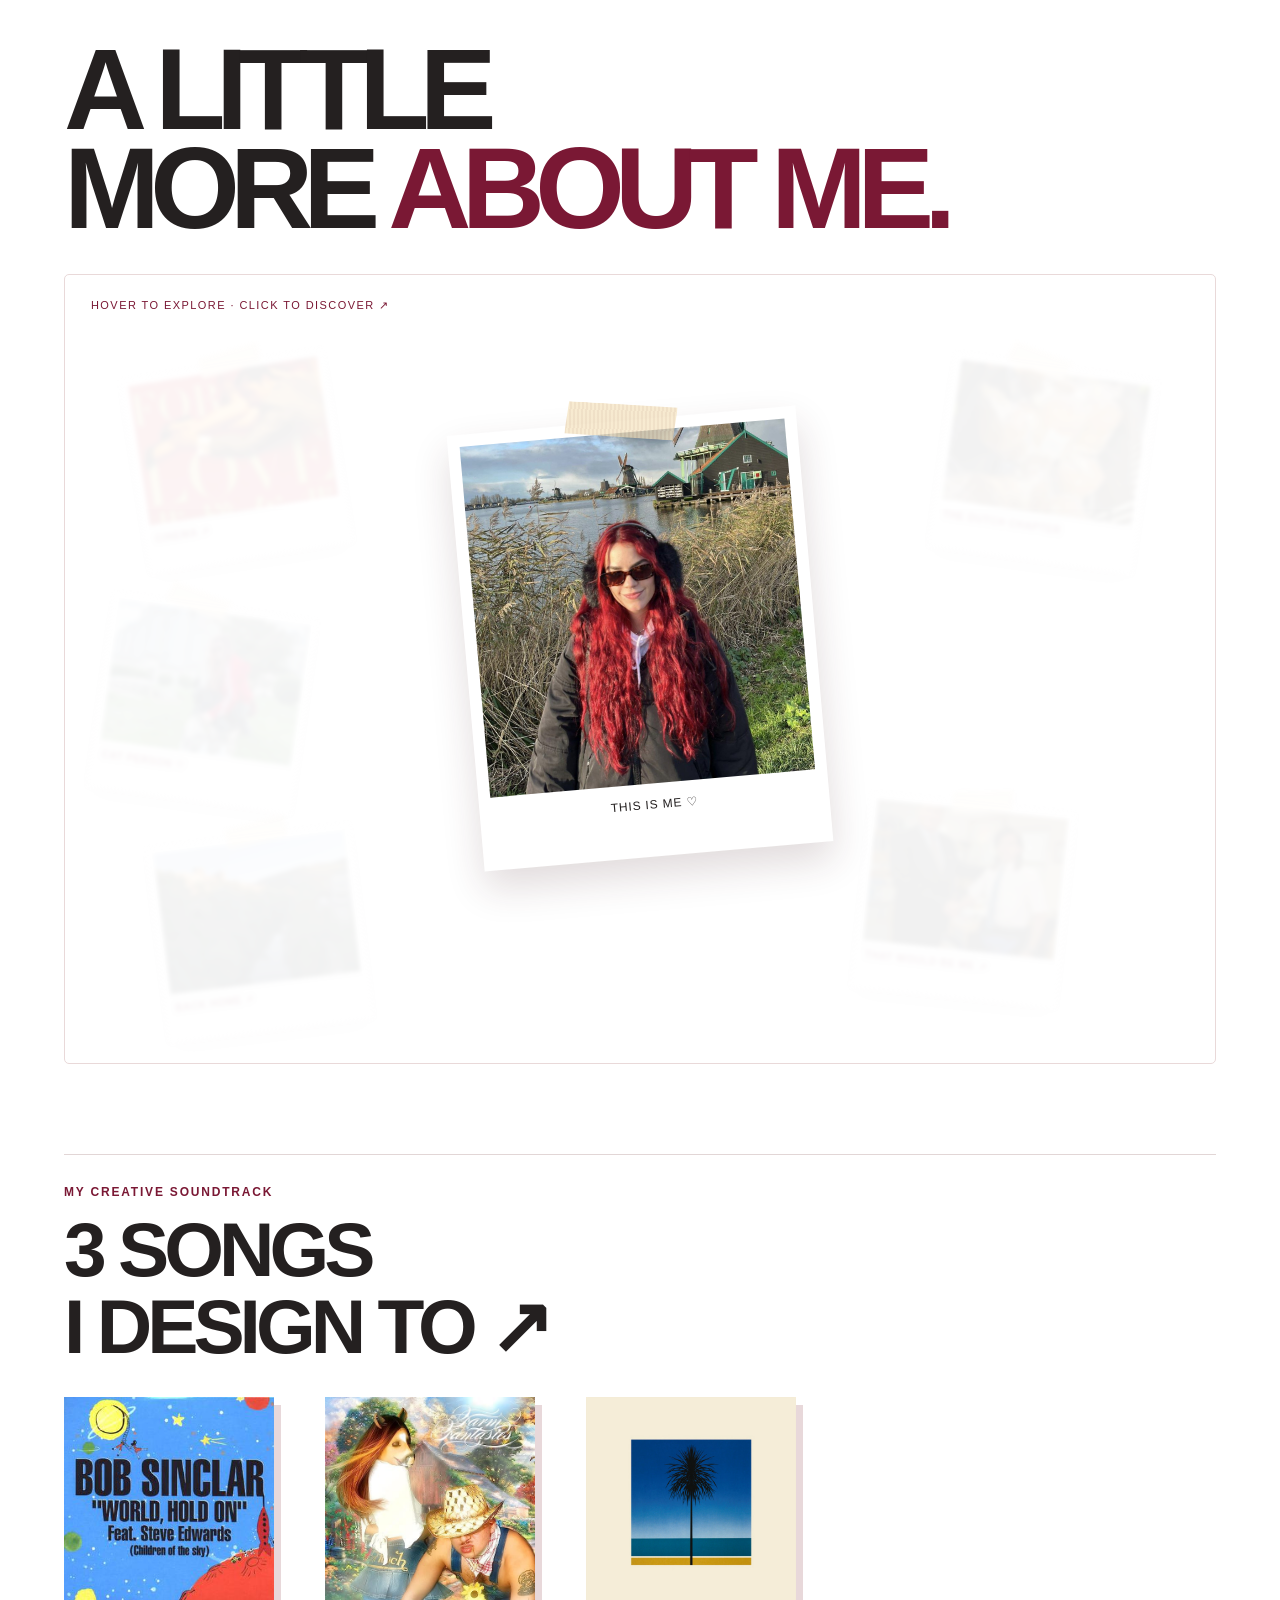
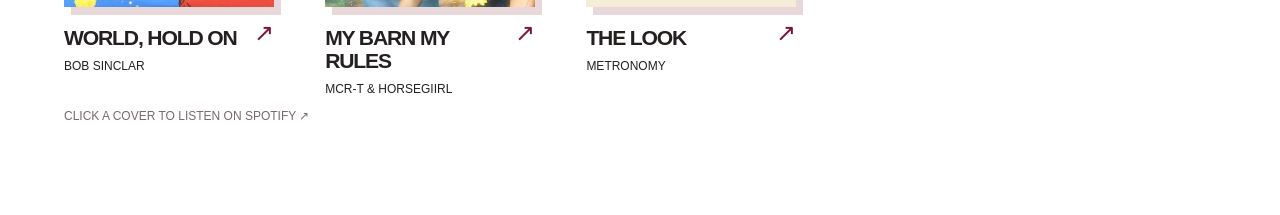
<file: about/index.html>
<!doctype html><html lang="en"><head><meta charset="utf-8"><meta name="viewport" content="width=device-width,initial-scale=1"><title>Clara — A little more about me</title><style>
:root{--wine:#7a1834;--ink:#242020;--pink:#f7e8e9;--paper:#ffffff}*{box-sizing:border-box}body{margin:0;background:var(--paper);color:var(--ink);font-family:Arial,Helvetica,sans-serif}button,a{cursor:pointer}button{font:inherit}.top{display:flex;justify-content:space-between;gap:12px;padding:19px 5vw;border-bottom:1px solid #e3d8d8;font-size:11px;letter-spacing:.12em}.top b{color:var(--wine)}main{max-width:1370px;margin:auto;padding:40px 5vw 80px}h1{font-size:clamp(54px,9vw,130px);letter-spacing:-.085em;line-height:.86;margin:0 0 36px;font-weight:750}h1 em{font-style:normal;color:var(--wine)}.stage{position:relative;min-height:790px;border:1px solid #e9d9d9;background:#fff;overflow:hidden;border-radius:5px}.stage-label{position:absolute;top:24px;left:26px;font-size:11px;letter-spacing:.13em;color:var(--wine)}.polaroid{position:absolute;left:50%;top:145px;width:min(350px,38vw);padding:12px 12px 45px;background:white;box-shadow:0 18px 38px #441c2829;transform:translateX(-50%) rotate(-5deg);z-index:3;transition:transform .4s;cursor:default}.polaroid:hover,.stage:focus-within .polaroid{transform:translateX(-50%) rotate(-2deg) scale(1.02)}.polaroid img{width:100%;display:block;aspect-ratio:1/1.08;object-fit:cover}.polaroid .cap{font-size:12px;letter-spacing:.07em;text-align:center;margin-top:14px}.tape{position:absolute;top:-17px;left:34%;width:112px;height:34px;transform:rotate(8deg);background:repeating-linear-gradient(90deg,#e9d2adab 0 2px,#f4e1bbac 2px 4px);clip-path:polygon(3% 0,100% 3%,97% 100%,0 95%);z-index:4}.peek{position:absolute;width:clamp(135px,16vw,215px);border:0;padding:7px 7px 28px;background:#fff;box-shadow:0 9px 24px #4e22312e;text-align:left;color:var(--wine);opacity:.05;filter:blur(2px);pointer-events:none;transition:opacity .3s,filter .3s,transform .3s;z-index:5}.stage:hover .peek,.stage:focus-within .peek,.stage.show .peek{opacity:1;filter:none;pointer-events:auto}.peek:hover{z-index:7!important;transform:rotate(0deg) scale(1.13)!important}.peek img{width:100%;height:clamp(90px,11vw,150px);object-fit:cover;display:block}.peek span{display:block;font-size:10px;letter-spacing:.06em;font-weight:bold;padding:9px 3px 0}.p1{left:6%;top:88px;transform:rotate(-9deg)}.p2{left:3%;top:330px;transform:rotate(8deg)}.p3{left:8%;bottom:32px;transform:rotate(-7deg)}.p4{right:6%;top:90px;transform:rotate(8deg)}.p5{right:3%;top:330px;transform:rotate(-8deg)}.p6{right:13%;bottom:65px;transform:rotate(6deg)}.stage-foot{position:absolute;bottom:18px;left:22px;font-size:11px;color:#856c73}.reveal{position:fixed;inset:0;z-index:100;background:#fffdfbf5;display:none;align-items:center;justify-content:center;padding:70px 35px 35px;overflow:auto}.reveal.active{display:flex}.panel{width:min(1160px,100%);display:grid;grid-template-columns:1.3fr 1fr;gap:clamp(25px,5vw,75px);align-items:center}.panel .pics{max-width:100%;display:flex;gap:12px;align-items:center;justify-content:center}.panel img{width:100%;max-height:min(67vh,660px);object-fit:contain;box-shadow:8px 9px 0 #f1e5e4}.panel .pics:not(.multi) img[src*="office-new"]{width:auto;max-width:100%;max-height:65vh;object-fit:contain;box-shadow:8px 9px 0 #f1e5e4}.panel .pics.multi img{width:calc((100% - 24px)/3);max-height:58vh;object-fit:contain}.eyebrow{font-size:12px;letter-spacing:.15em;color:var(--wine);font-weight:bold}.panel h2{font-size:clamp(39px,5.5vw,80px);line-height:.92;letter-spacing:-.075em;margin:14px 0}.panel p{line-height:1.6;font-size:17px;max-width:390px}.close{position:fixed;top:20px;right:25px;border:1px solid var(--wine);background:white;color:var(--wine);border-radius:30px;padding:11px 19px;font-size:13px;z-index:101}.link{color:var(--wine);text-decoration-thickness:1px;text-underline-offset:4px}.music{margin-top:90px;border-top:1px solid #e2d6d6;padding-top:30px}.music h2{font-size:clamp(39px,6vw,78px);letter-spacing:-.065em;line-height:1;margin:12px 0 32px}.songs{display:grid;grid-template-columns:repeat(3,1fr);gap:24px}.song{text-decoration:none;color:inherit;display:block;transition:transform .2s}.song:hover{transform:translateY(-7px)}.song img{width:100%;aspect-ratio:1;object-fit:cover;display:block;box-shadow:7px 8px 0 #e8d8da}.song .meta{padding-top:18px;display:flex;justify-content:space-between;gap:12px}.song .num{font-size:11px;color:var(--wine);letter-spacing:.1em}.song strong{display:block;font-size:clamp(21px,2.4vw,35px);letter-spacing:-.055em;line-height:1.1;margin:7px 0}.song .artist{font-size:12px}.song .arrow{color:var(--wine);font-size:24px}.bottom{padding:30px 5vw;border-top:1px solid #e6d8d8;font-size:11px;color:#77636a}.hint{font-size:12px;color:#7b6870}@media(max-width:850px){.stage{min-height:770px}.polaroid{top:235px;width:240px}.peek{width:135px}.peek img{height:92px}.p1{left:5%;top:80px}.p2{left:3%;top:260px}.p3{left:7%;bottom:80px}.p4{right:5%;top:80px}.p5{right:3%;top:260px}.p6{right:7%;bottom:80px}.panel{grid-template-columns:1fr;gap:20px}.panel img{max-height:48vh}.panel .pics:not(.multi) img[src*="office-new"]{width:auto;max-width:100%;max-height:65vh;object-fit:contain;box-shadow:8px 9px 0 #f1e5e4}.panel .pics.multi img{max-height:35vh}.songs{gap:12px}}@media(max-width:520px){main{padding:40px 14px 65px}h1{font-size:clamp(47px,12vw,70px)}.stage{min-height:800px}.polaroid{top:265px;width:190px}.peek{width:115px;padding:5px 5px 22px}.peek img{height:85px}.peek span{font-size:8px;padding-top:5px}.p1{top:75px;left:4%}.p2{top:230px;left:3%}.p3{bottom:70px;left:5%}.p4{top:75px;right:4%}.p5{top:230px;right:3%}.p6{bottom:70px;right:5%}.songs{grid-template-columns:1fr 1fr}.song strong{font-size:21px}.reveal{padding:65px 17px 25px}.panel h2{font-size:43px}.panel p{font-size:15px}.stage-label{left:14px;top:15px}}
@media(hover:none){.peek{opacity:1;filter:none;pointer-events:auto}}

/* Little physical fasteners, one on every photograph */
.peek::before{content:"";position:absolute;z-index:8;top:-13px;left:39%;width:63px;height:22px;background:repeating-linear-gradient(90deg,rgba(235,212,180,.83) 0 2px,rgba(250,232,198,.82) 2px 4px);clip-path:polygon(3% 0,100% 5%,96% 100%,0 94%);transform:rotate(-8deg);box-shadow:0 1px 3px #6b4a4025;pointer-events:none}
.peek:nth-of-type(even)::before{left:26%;transform:rotate(12deg)}
.panel .pics img{border:8px solid #fff;background:#fff}
.songs{grid-template-columns:repeat(3,minmax(0,210px));gap:clamp(20px,4vw,58px);justify-content:start}
.song img{max-width:210px}
.song strong{font-size:clamp(17px,1.65vw,23px)}
.song .meta{padding-top:12px}
@media(max-width:650px){.songs{grid-template-columns:repeat(3,minmax(0,1fr));gap:12px}.song img{max-width:100%}.song strong{font-size:clamp(13px,3vw,19px)}.song .artist{font-size:10px}}

:root{--hand-cursor:url("data:image/svg+xml,%3Csvg xmlns='http://www.w3.org/2000/svg' width='30' height='34' viewBox='0 0 30 34'%3E%3Cpath d='M9 29c-2-3-4-7-4-10 0-2 2-3 4-1l1 1V7c0-3 4-3 4 0v8-5c0-3 4-3 4 0v5-4c0-3 4-3 4 0v5-2c0-3 4-3 4 0v7c0 6-4 11-9 11h-3c-2 0-4-1-5-3Z' fill='%2371152c' stroke='white' stroke-width='1.15' stroke-linejoin='round'/%3E%3C/svg%3E") 10 4,pointer}
button,a,.peek{cursor:var(--hand-cursor)}

#revealText{white-space:pre-line;line-height:1.5}

/* Consistent burgundy cursors in the About iframe */
:root{--about-arrow:url("data:image/svg+xml,%3Csvg xmlns='http://www.w3.org/2000/svg' width='32' height='32' viewBox='0 0 32 32'%3E%3Cpath d='M5 2v24l6-7 5 10 5-3-5-9h11z' fill='%2371152c' stroke='%23fff' stroke-width='1.5' stroke-linejoin='round'/%3E%3C/svg%3E") 5 2,auto}
html,body,body *{cursor:var(--about-arrow)!important}
a,a *,button,button *,.peek,.peek *,.polaroid,.polaroid *{cursor:var(--hand-cursor)!important}
</style></head><body><main><h1>A LITTLE<br>MORE <em>ABOUT ME.</em></h1><section class="stage" id="stage"><div class="stage-label">HOVER TO EXPLORE · CLICK TO DISCOVER ↗</div><div class="polaroid" id="portrait"><span class="tape"></span><img src="assets/portrait.jpg" alt="Clara at the windmills"><div class="cap">THIS IS ME ♡</div></div><button class="peek p1" data-topic="cinema"><img src="assets/film1.jpg" alt="Cinema"><span>CINEMA ↗</span></button><button class="peek p2" data-topic="cat"><img src="assets/cat.jpg" alt="Clara with a cat"><span>CAT PERSON ♡</span></button><button class="peek p3" data-topic="bierzo"><img src="assets/bierzo.jpg" alt="El Bierzo"><span>BACK HOME ↗</span></button><button class="peek p4" data-topic="waffles"><img src="assets/waffles.jpg" alt="Stroopwafels"><span>THE DUTCH CHAPTER</span></button><button class="peek p6" data-topic="office"><img src="assets/office-new.png" alt="The Office"><span>THAT WOULD BE ME ↗</span></button></section><section class="music"><div class="eyebrow">MY CREATIVE SOUNDTRACK</div><h2>3 SONGS<br>I DESIGN TO ↗</h2><div class="songs"><a class="song" href="https://open.spotify.com/search/World%20Hold%20On%20Bob%20Sinclar" target="_blank" rel="noopener"><img src="assets/song1.png" alt="World Hold On artwork"><div class="meta"><div><strong>WORLD, HOLD ON</strong><span class="artist">BOB SINCLAR</span></div><span class="arrow">↗</span></div></a><a class="song" href="https://open.spotify.com/search/My%20Barn%20My%20Rules" target="_blank" rel="noopener"><img src="assets/song2.png" alt="My Barn My Rules artwork"><div class="meta"><div><strong>MY BARN MY RULES</strong><span class="artist">MCR-T & HORSEGIIRL</span></div><span class="arrow">↗</span></div></a><a class="song" href="https://open.spotify.com/search/The%20Look%20Metronomy" target="_blank" rel="noopener"><img src="assets/song3.png" alt="The Look artwork"><div class="meta"><div><strong>THE LOOK</strong><span class="artist">METRONOMY</span></div><span class="arrow">↗</span></div></a></div><p class="hint">CLICK A COVER TO LISTEN ON SPOTIFY ↗</p></section></main><div class="reveal" id="reveal" role="dialog" aria-modal="true" aria-labelledby="revealTitle"><button class="close" id="close">CLOSE ✕</button><div class="panel"><div id="revealImg"></div><div><div class="eyebrow" id="revealIndex"></div><h2 id="revealTitle"></h2><p id="revealText"></p><a class="link" id="revealLink" target="_blank" rel="noopener" hidden></a></div></div></div><script>
const topics={cinema:{n:'CINEMA',title:'ALSO, I LIKE RED.',text:'Cinema has always been one of my biggest loves. I’ve also had the chance to work in art direction for film and audiovisual productions, which has made me love cinema even more.\n\nI could happily talk your ear off about films. I’ll sit through a four-hour black-and-white Russian masterpiece and then get just as excited talking about Mean Girls. No film snobbery here.\n\nOh, and I really love the colour red, as you can see.',images:['film1.jpg','film2.jpg','film3.jpg'],link:'https://letterboxd.com/clarafergar6/',label:'MY LETTERBOXD ↗'},cat:{n:'CAT PERSON',title:'CAT PERSON. VERY MUCH.',text:'I have a huge collection of little cat figurines. Don’t think I’m a weirdo, please.',images:['cat.jpg']},bierzo:{n:'BACK HOME',title:'A LITTLE PIECE OF HOME.',text:'I’m from a small town in northern Spain, surrounded by mountains and nature. I guess that’s where my love for the outdoors comes from.\n\nI’ve been living in Madrid for years now, but a part of me will always belong to El Bierzo. And, of course, we have the best food in the world. I’d be more than happy to introduce you to it!',images:['bierzo.jpg']},waffles:{n:'THE DUTCH CHAPTER',title:'A NEW CHAPTER.',text:'There are so many reasons why I’d love to move to the Netherlands.\n\nFirst, the stroopwafels.\n\nThen the balance between city life and nature, cycling everywhere, discovering what’s happening around the city, being part of its cultural scene and getting to know the people who make it special.\n\nAnd, of course, the stroopwafels. Those definitely help.',images:['waffles.jpg']},office:{n:'THE OFFICE',title:'THAT WOULD BE ME.',text:'If you hire me.',images:['office-new.png']}};
const reveal=document.querySelector('#reveal');function openTopic(key){let t=topics[key];if(!t)return;if(window.parent!==window){window.parent.postMessage({type:'clara-about-story',topic:t},'*');return;}document.querySelector('#revealIndex').textContent=t.n;document.querySelector('#revealTitle').textContent=t.title;document.querySelector('#revealText').textContent=t.text;document.querySelector('#revealImg').innerHTML='<div class="pics '+(t.images.length>1?'multi':'')+'">'+t.images.map(i=>'<img src="assets/'+i+'" alt="'+key+'">').join('')+'</div>';let l=document.querySelector('#revealLink');l.hidden=!t.link;if(t.link){l.href=t.link;l.textContent=t.label}reveal.classList.add('active');document.body.style.overflow='hidden';document.querySelector('#close').focus()};function closeTopic(){reveal.classList.remove('active');document.body.style.overflow=''}document.querySelectorAll('.peek').forEach(el=>el.addEventListener('click',()=>openTopic(el.dataset.topic)));document.querySelector('#close').onclick=closeTopic;reveal.addEventListener('click',e=>{if(e.target===reveal)closeTopic()});document.addEventListener('keydown',e=>{if(e.key==='Escape')closeTopic()});document.querySelector('#portrait').addEventListener('click',()=>document.querySelector('#stage').classList.toggle('show'));

const sendHeight=()=>{const main=document.querySelector('main');if(main)parent.postMessage({type:'clara-about-height',height:Math.ceil(main.getBoundingClientRect().bottom+4)},'*')};window.addEventListener('load',sendHeight);window.addEventListener('resize',sendHeight);
</script></body></html>
</file>
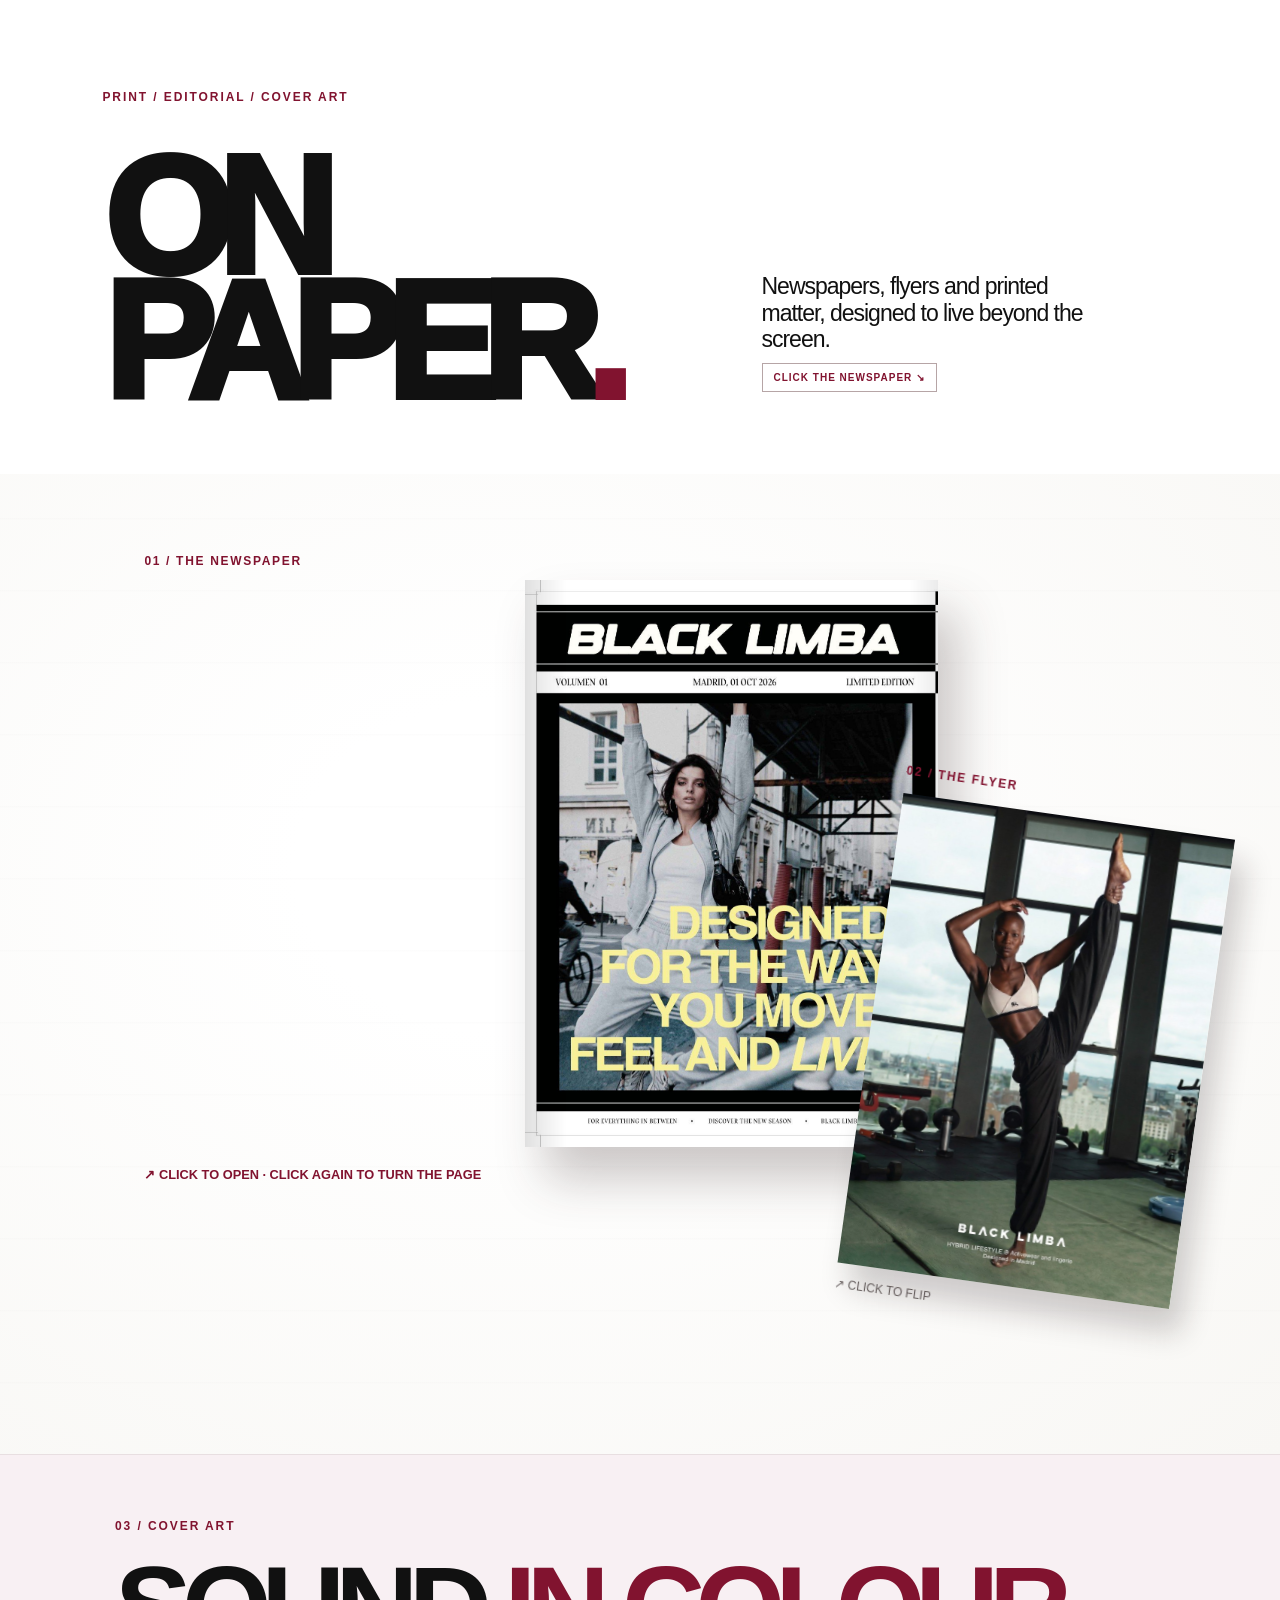
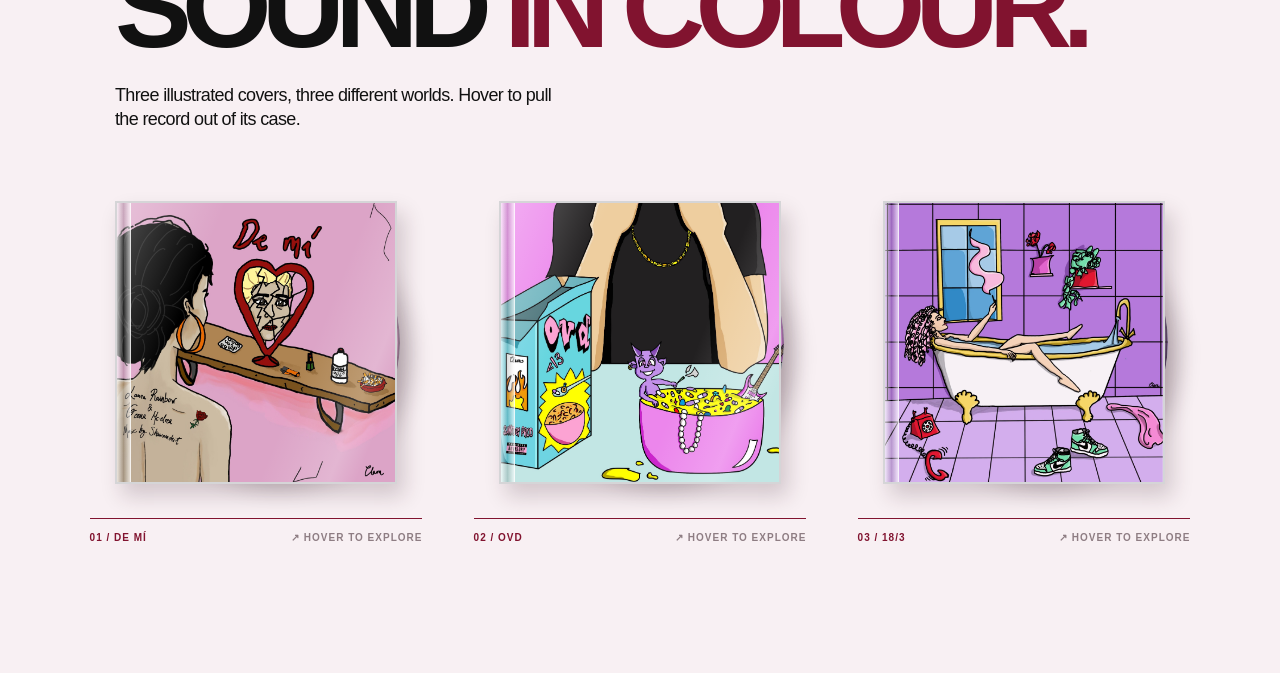
<file: offline/index.html>
<!doctype html><html lang="en"><head><meta charset="utf-8"><meta name="viewport" content="width=device-width,initial-scale=1"><title>OFFLINE — PRINT & PHYSICAL</title><style>
:root{--wine:#81132f;--ink:#111;--paper:#fbfaf7}*{box-sizing:border-box}html{scroll-behavior:smooth}body{margin:0;background:#fff;color:var(--ink);font-family:Arial,Helvetica,sans-serif;overflow-x:hidden}button{font:inherit;cursor:pointer}button:focus-visible{outline:3px solid var(--wine);outline-offset:5px}.mast{background:var(--wine);color:white;padding:22px clamp(22px,5vw,90px);display:flex;align-items:center;justify-content:space-between;gap:16px}.mast strong{font-size:clamp(18px,3vw,43px);font-weight:900;letter-spacing:-.055em}.mast small{font-size:10px;font-weight:800;letter-spacing:.08em}.intro{padding:clamp(45px,7vw,105px) clamp(24px,8vw,150px) 30px;display:grid;grid-template-columns:1.2fr .8fr;align-items:end;gap:35px}.intro h1{font-size:clamp(75px,13vw,200px);line-height:.75;letter-spacing:-.095em;margin:0;font-weight:950}.intro h1 span{color:var(--wine)}.intro p{max-width:350px;font-size:clamp(17px,1.8vw,24px);letter-spacing:-.045em;line-height:1.15;margin:0 0 12px}.eyebrow{font-size:11px;font-weight:800;letter-spacing:.16em;color:var(--wine)}.desk{position:relative;margin:40px auto 0;max-width:1500px;min-height:980px;padding:40px 6vw 100px;background:radial-gradient(ellipse at 40% 40%,#fff 20%,#f8f7f4 100%);overflow:hidden}.desk:before{content:"";position:absolute;inset:0;background:repeating-linear-gradient(0deg,transparent 0 70px,rgba(40,20,20,.013) 71px 72px);pointer-events:none}.object-label{font-size:11px;letter-spacing:.14em;font-weight:900;color:var(--wine);margin:0 0 12px}.hint{font-size:12px;color:#6d6665;line-height:1.5}.paper-area{position:relative;z-index:3;width:min(62vw,800px);margin:40px 0 0 6%;}.paper-stage{position:relative;perspective:1600px;aspect-ratio:1.40;width:100%;filter:drop-shadow(20px 32px 24px rgba(39,22,20,.23));transition:filter .6s}.paper-stage.open{filter:drop-shadow(9px 24px 16px rgba(39,22,20,.19))}.paper-inside{position:absolute;inset:0;display:flex;opacity:0;transform:scaleX(.54);transform-origin:right center;transition:opacity .45s,transform .9s cubic-bezier(.2,.7,.2,1);pointer-events:none}.paper-stage.open .paper-inside{opacity:1;transform:scaleX(1)}.paper-inside img{width:50%;height:100%;object-fit:fill}.paper-closed{position:absolute;right:0;top:0;width:52%;height:100%;transform-style:preserve-3d;transform-origin:left center;transition:transform 1.1s cubic-bezier(.2,.65,.25,1),right .9s,width .9s;z-index:3}.paper-closed:before{content:"";position:absolute;inset:0;background:linear-gradient(90deg,rgba(0,0,0,.12),transparent 10%,transparent 93%,rgba(0,0,0,.08));z-index:5;pointer-events:none}.paper-closed img{position:absolute;inset:0;width:100%;height:100%;object-fit:fill;backface-visibility:hidden}.paper-closed .back{transform:rotateY(180deg)}.paper-stage.open .paper-closed{transform:rotateY(-180deg);right:0;width:50%}.paper-button{border:0;background:transparent;padding:0;display:block;width:100%;text-align:left}.paper-button:hover .paper-stage:not(.open){transform:translateY(-5px)}.paper-button .paper-stage{transition:transform .25s,filter .6s}.paper-spine{position:absolute;top:0;bottom:0;left:50%;width:2px;background:rgba(0,0,0,.12);z-index:2;opacity:0}.paper-stage.open .paper-spine{opacity:1}.paper-label{margin-top:18px;display:flex;justify-content:space-between;max-width:800px}.flyer-area{position:absolute;right:6%;top:310px;width:min(28vw,335px);z-index:4;transform:rotate(8deg)}.flyer-scene{perspective:1100px;width:100%;aspect-ratio:1024/1450}.flyer-card{position:relative;width:100%;height:100%;transform-style:preserve-3d;transition:transform .85s cubic-bezier(.25,.7,.2,1);box-shadow:14px 23px 28px rgba(30,18,20,.2)}.flyer-card.flipped{transform:rotateY(180deg)}.flyer-card img{position:absolute;inset:0;width:100%;height:100%;object-fit:cover;backface-visibility:hidden}.flyer-card img:last-child{transform:rotateY(180deg)}.flyer-button{display:block;border:0;background:transparent;padding:0;width:100%}.flyer-button:hover .flyer-card{box-shadow:16px 30px 36px rgba(30,18,20,.28)}.flyer-area .object-label{margin-bottom:16px}.stickers{position:relative;margin:-50px auto 0;max-width:1400px;padding:80px 7vw 115px;min-height:560px}.stickers h2{font-size:clamp(48px,8vw,110px);letter-spacing:-.08em;line-height:.9;margin:0}.stickers h2 span{color:var(--wine)}.stickers p{max-width:400px;font-size:15px;line-height:1.4}.sticker-board{display:flex;flex-wrap:wrap;align-items:center;justify-content:center;gap:18px 36px;margin-top:60px}.sticker{background:transparent;border:0;padding:0;transition:transform .25s;filter:drop-shadow(5px 9px 5px rgba(0,0,0,.13));max-width:100%}.sticker img{display:block;max-width:100%;height:auto;mix-blend-mode:multiply}.sticker:nth-child(1){width:210px;transform:rotate(-8deg)}.sticker:nth-child(2){width:90px;transform:rotate(14deg)}.sticker:nth-child(3){width:140px;transform:rotate(-13deg)}.sticker:nth-child(4){width:140px;transform:rotate(8deg)}.sticker:nth-child(5){width:250px;transform:rotate(-4deg)}.sticker:nth-child(6){width:200px;transform:rotate(9deg)}.sticker:nth-child(7){width:165px;transform:rotate(-7deg)}.sticker:nth-child(8){width:250px;transform:rotate(5deg)}.sticker:hover{transform:rotate(0deg) translateY(-12px) scale(1.06)}.footer{border-top:1px solid #ddd;padding:24px 7vw;display:flex;justify-content:space-between;font-size:11px;font-weight:800;letter-spacing:.12em}.tag{display:inline-block;border:1px solid #b6a5a6;color:var(--wine);padding:8px 11px;margin-top:10px;font-size:10px;font-weight:800;letter-spacing:.1em}.paper-closed .front{object-fit:fill}@media(max-width:850px){.intro{grid-template-columns:1fr}.desk{min-height:unset;padding:40px 6vw 80px}.paper-area{width:100%;margin:25px auto 0}.flyer-area{position:relative;top:auto;right:auto;width:min(65vw,310px);margin:65px auto 0;transform:rotate(5deg)}.stickers{margin:0;padding-top:50px}.sticker-board{gap:25px}.mast small{display:none}.paper-label{flex-wrap:wrap;gap:8px}}@media(prefers-reduced-motion:reduce){*,*:before,*:after{transition-duration:.01ms!important;animation-duration:.01ms!important}}
 
/* global burgundy cursor including clickable pointer */
body{cursor:url("assets/cursor-wine.svg") 5 5,auto}
a,button,[role=button],.street-sign{cursor:url("assets/cursor-hand-wine.svg") 8 2,pointer!important}
.intro .eyebrow{margin-bottom:clamp(28px,4vw,65px)}
.explore{color:var(--wine);text-decoration:none;background:#fff;transition:background .2s,color .2s}
.explore:hover{background:var(--wine);color:#fff}
.paper-stage.reverse .paper-closed{right:0;width:52%;transform:rotateY(-180deg)}
.paper-stage.reverse .paper-inside{opacity:0}
.paper-stage.reverse .paper-closed .front{visibility:hidden}
.paper-stage.reverse .paper-closed .back{visibility:visible}
.stickers{margin:0 auto;max-width:1500px;padding:55px 6vw 110px;min-height:0;background:#faf8f7;border-top:1px solid #e8dfe1}
.sticker-heading h2{font-size:clamp(48px,7vw,105px)}
.sticker-heading p{max-width:580px}
.sticker-heading .eyebrow{margin-bottom:20px}
.reset{border:1px solid var(--wine);background:transparent;color:var(--wine);padding:10px 15px;font-size:11px;font-weight:800;margin-top:16px}
.reset:hover{background:var(--wine);color:white}
.street-scene{height:clamp(350px,46vw,560px);position:relative;overflow:hidden;margin-top:30px;background:linear-gradient(140deg,#d7d5d0,#b3b4b2 60%,#9d9f9c);border:1px solid #ccc}
.street-wall{position:absolute;inset:0;background:repeating-linear-gradient(0deg,transparent 0 74px,rgba(60,60,60,.12) 75px 77px),repeating-linear-gradient(90deg,transparent 0 180px,rgba(50,50,50,.06) 181px 183px)}
.street-pole{position:absolute;width:28px;height:100%;left:50%;background:linear-gradient(90deg,#606767,#c5c9c6 38%,#6e7371 80%,#414847);box-shadow:15px 7px 22px #0003}
.street-sign{position:absolute;left:50%;top:34%;width:min(75%,740px);height:clamp(140px,23vw,260px);transform:translate(-50%,-50%) rotate(-2deg);background:#f0f0eb;border:12px solid #222c30;box-shadow:12px 17px 17px #0005;overflow:hidden;transition:box-shadow .2s}
.street-sign.ready{box-shadow:0 0 0 5px var(--wine),12px 17px 17px #0005}
.sign-text{font-size:clamp(38px,7vw,105px);font-weight:950;letter-spacing:-.07em;text-align:center;line-height:1.25;color:#202a2c}
.sign-text span{color:var(--wine)}
.sign-sub{font-size:clamp(8px,1.1vw,14px);font-weight:800;letter-spacing:.23em;text-align:center}
.sign-rivet{position:absolute;width:10px;height:10px;border-radius:50%;background:#999;top:10px}.sign-rivet.a{left:12px}.sign-rivet.b{right:12px}
.placed-layer{position:absolute;inset:0;pointer-events:none}.placed-sticker{position:absolute;max-width:35%;max-height:65%;object-fit:contain;filter:drop-shadow(2px 3px 2px #0004)}
.street-caption{position:absolute;bottom:16px;left:20px;color:#343b3a;font-size:10px;font-weight:800;letter-spacing:.16em}
.sticker-tray{background:#fff;border:1px solid #e8dfe1;padding:22px 20px 28px}
.tray-title{font-size:11px;font-weight:900;letter-spacing:.15em;color:var(--wine)}
.sticker-board{margin-top:18px;justify-content:flex-start;gap:12px 20px}
.sticker{touch-action:none;user-select:none;max-width:23%;cursor:url("assets/cursor-hand-wine.svg") 8 2,grab!important}
.sticker:nth-child(1){width:130px}.sticker:nth-child(2){width:65px}.sticker:nth-child(3),.sticker:nth-child(4){width:90px}.sticker:nth-child(5){width:185px}.sticker:nth-child(6){width:140px}.sticker:nth-child(7){width:120px}.sticker:nth-child(8){width:190px}
.sticker img{pointer-events:none}
.drag-ghost{position:fixed;z-index:9999;pointer-events:none;transform:translate(-50%,-50%) rotate(-8deg);filter:drop-shadow(4px 7px 5px #0005)}
@media(max-width:850px){.stickers{padding:55px 5vw}.street-sign{border-width:7px}.street-scene{height:400px}.street-sign{width:87%;height:155px}.sign-text{font-size:clamp(32px,8vw,65px)}}

/* V3: corrected page sequencing, crop-safe stickers and reliable dragging */
.paper-stage.open .paper-closed .back{visibility:visible}
.paper-stage.reverse .paper-closed{transform:rotateY(0deg);right:0;width:52%}
.paper-stage.reverse .paper-closed .front{visibility:visible;}
.paper-stage.reverse .paper-closed .back{visibility:hidden}
.paper-stage.reverse .paper-inside{opacity:0}
.sticker-heading{position:relative;z-index:1}
.stickers{overflow:hidden}
.sticker-board{align-items:center}
.sticker{flex-shrink:0;max-width:min(23%,185px);touch-action:none}
.sticker img{width:100%;height:auto;object-fit:contain;mix-blend-mode:normal;pointer-events:none}
.placed-layer{pointer-events:auto}
.placed-sticker{pointer-events:auto;touch-action:none;user-select:none;cursor:grab!important;max-width:28%;max-height:68%}
.placed-sticker:active{cursor:grabbing!important}
.sticker{cursor:grab!important}
.sticker:active{cursor:grabbing!important}
body.is-dragging,body.is-dragging *{cursor:grabbing!important;user-select:none!important}
.drag-ghost{max-height:160px;object-fit:contain}
.street-sign{overflow:hidden}
@media(max-width:850px){.sticker{max-width:28%}.sticker-board{gap:12px}.sticker-heading h2{font-size:clamp(40px,9vw,75px)}}

/* Cover-art collection: jewel cases and slide-out CDs */
.cover-arts{background:#f8f0f3;padding:clamp(42px,5vw,76px) clamp(24px,7vw,110px) 130px;border-top:1px solid #e8dfe1;overflow:hidden}.cover-head{max-width:1050px;margin:0 auto 70px}.cover-head h2{font-size:clamp(58px,9vw,142px);line-height:.88;letter-spacing:-.085em;margin:24px 0}.cover-head h2 span{color:var(--wine)}.cover-head p{max-width:450px;font-size:18px;line-height:1.35;letter-spacing:-.035em}.cd-grid{max-width:1500px;margin:auto;display:grid;grid-template-columns:repeat(3,minmax(0,1fr));gap:clamp(22px,4vw,75px)}.cd-item{min-width:0}.cd-scene{position:relative;width:85%;aspect-ratio:1/1;margin:0 auto 34px;cursor:url('assets/cursor-hand-wine.svg') 8 2,pointer;outline-offset:12px}.cd-disc{position:absolute;z-index:1;width:93%;aspect-ratio:1;border-radius:50%;left:8%;top:3.5%;background:repeating-radial-gradient(circle at 50% 50%,#d6d8db 0 1px,#f2f4f6 2px 4px,#c6c9cd 5px 6px);box-shadow:10px 12px 22px #31172540,inset 0 0 0 2px #a9a9b0;overflow:hidden;transition:transform .8s cubic-bezier(.2,.75,.2,1)}.disc-print{position:absolute;inset:0;border-radius:50%;background-size:cover;background-position:center;opacity:.8;mix-blend-mode:multiply}.cd-disc:before{content:'';position:absolute;inset:0;border-radius:50%;background:linear-gradient(125deg,#ffffff99,transparent 35%,#fff8 62%,transparent 80%);z-index:1}.disc-hole{position:absolute;z-index:2;top:50%;left:50%;transform:translate(-50%,-50%);width:19%;aspect-ratio:1;border-radius:50%;background:#f8f0f3;border:7px solid #b9b9bd;box-shadow:0 0 0 4px #ffffff8a}.cd-case{position:absolute;z-index:2;inset:0;border:2px solid #d5d5d7;background:#fff;box-shadow:7px 12px 20px #37162530, inset 0 0 0 5px #ffffff4d;overflow:hidden;transition:transform .6s}.cd-case img{display:block;width:100%;height:100%;object-fit:cover}.case-gloss{position:absolute;inset:0;background:linear-gradient(112deg,#fff5 0%,transparent 28%,transparent 65%,#fff3 83%,transparent 90%);pointer-events:none}.cd-case:after{content:'';position:absolute;left:0;top:0;bottom:0;width:5%;background:linear-gradient(90deg,#ffffffaa,#00000020,#ffffff99);border-right:1px solid #fff9}.cd-scene:hover .cd-disc,.cd-scene:focus-visible .cd-disc,.cd-scene.revealed .cd-disc{transform:translateX(48%) rotate(90deg)}.cd-scene:hover .cd-case,.cd-scene:focus-visible .cd-case,.cd-scene.revealed .cd-case{transform:translateX(-9%) rotate(-3deg)}.cd-caption{border-top:1px solid var(--wine);padding-top:13px;display:flex;justify-content:space-between;gap:10px;font-size:10px;font-weight:900;letter-spacing:.1em;color:var(--wine)}.cd-caption span:last-child{color:#8e7d83}.paper-stage.reverse .paper-closed .front{!important;visibility:visible}.paper-stage.reverse .paper-closed .back{visibility:hidden}.paper-stage.reverse .paper-closed{transform:rotateY(0deg)!important;right:0;width:52%}.paper-stage.reverse .paper-inside{opacity:0;transform:scaleX(.54)}@media(max-width:900px){.cd-grid{grid-template-columns:1fr 1fr;row-gap:65px}.cover-head{margin-bottom:55px}}@media(max-width:570px){.cd-grid{grid-template-columns:1fr;gap:60px}.cd-scene{width:68%;max-width:300px}.cover-arts{padding-bottom:80px}.cd-caption{max-width:340px;margin:auto}}

/* Three deliberate newspaper states: cover -> open spread -> back cover. */
.paper-stage.reverse .paper-closed{transform:rotateY(0deg)!important;right:0!important;width:52%!important}
.paper-stage.reverse .paper-closed .front{visibility:visible!important}
.paper-stage.reverse .paper-closed .back{visibility:hidden!important}
.paper-stage.reverse .paper-inside{opacity:0!important;transform:scaleX(.54)!important}
.paper-stage.open .paper-closed .front{visibility:visible!important}
.paper-stage.open .paper-closed .back{visibility:visible!important}

/* embedded portfolio version */ .mast{display:none!important} body{overflow:hidden!important} .footer{display:none!important}

/* Readable labels and clearer interaction without changing the newspaper geometry. */
.object-label,.eyebrow{font-size:clamp(12px,.9vw,14px)}
.paper-label .hint{font-size:clamp(12px,1vw,15px);font-weight:700;color:var(--wine)}
</style></head><body>
<header class="mast"><strong>05 &nbsp; OFFLINE — PRINT & PHYSICAL</strong><small>PRINT / EDITORIAL / OBJECTS</small></header>
<section class="intro"><div><div class="eyebrow">PRINT / EDITORIAL / COVER ART</div><h1>ON<br>PAPER<span>.</span></h1></div><p>Newspapers, flyers and printed matter, designed to live beyond the screen.<br><a class="tag explore" href="#objects" id="offlineExploreLink">CLICK THE NEWSPAPER ↘</a></p></section>
<main><section class="desk" id="objects" aria-label="Interactive print objects"><div class="paper-area"><div class="object-label">01 / THE NEWSPAPER</div><button class="paper-button" id="paperToggle" aria-label="Open newspaper" aria-pressed="false"><div class="paper-stage" id="paperStage"><div class="paper-inside"><img src="assets/paper-2-left.jpg" alt="Newspaper interior left page"><img src="assets/paper-2-right.jpg" alt="Newspaper interior right page"></div><div class="paper-spine"></div><div class="paper-closed"><img class="front" src="assets/paper-1-left.jpg" alt="Black Limba newspaper cover"><img class="back" src="assets/paper-2-left.jpg" alt="Black Limba newspaper reverse cover"></div></div></button><div class="paper-label"><span class="hint" id="paperHint">↗ CLICK TO OPEN · CLICK AGAIN TO TURN THE PAGE</span></div></div>
<div class="flyer-area"><div class="object-label">02 / THE FLYER</div><button class="flyer-button" id="flyerToggle" aria-label="Flip flyer" aria-pressed="false"><div class="flyer-scene"><div class="flyer-card" id="flyerCard"><img src="assets/flyer-front.jpg" alt="OnFit flyer front"><img src="assets/flyer-back.jpg" alt="OnFit flyer back with discount code"></div></div></button><p class="hint" id="flyerHint">↗ CLICK TO FLIP</p></div></section>
<section class="cover-arts" id="coverArts"><div class="cover-head"><div class="eyebrow">03 / COVER ART</div><h2>SOUND <span>IN COLOUR.</span></h2><p>Three illustrated covers, three different worlds. Hover to pull the record out of its case.</p></div><div class="cd-grid">
<div class="cd-item"><div class="cd-scene" tabindex="0" aria-label="De mí: hover or focus to reveal the disc"><div class="cd-disc" style="--disc:#d59bbb"><div class="disc-print" style="background-image:url('assets/cover-de-mi.jpg')"></div><div class="disc-hole"></div></div><div class="cd-case"><img src="assets/cover-de-mi.jpg" alt="De mí illustrated cover art"><div class="case-gloss"></div></div></div><div class="cd-caption"><span>01 / DE MÍ</span><span>↗ HOVER TO EXPLORE</span></div></div>
<div class="cd-item"><div class="cd-scene" tabindex="0" aria-label="OVD: hover or focus to reveal the disc"><div class="cd-disc" style="--disc:#8bd8dc"><div class="disc-print" style="background-image:url('assets/cover-cereales.jpg')"></div><div class="disc-hole"></div></div><div class="cd-case"><img src="assets/cover-cereales.jpg" alt="Colourful illustrated cereal box album cover"><div class="case-gloss"></div></div></div><div class="cd-caption"><span>02 / OVD</span><span>↗ HOVER TO EXPLORE</span></div></div>
<div class="cd-item"><div class="cd-scene" tabindex="0" aria-label="18/3: hover or focus to reveal the disc"><div class="cd-disc" style="--disc:#b785d8"><div class="disc-print" style="background-image:url('assets/cover-bath.webp')"></div><div class="disc-hole"></div></div><div class="cd-case"><img src="assets/cover-bath.webp" alt="Purple bathroom illustrated cover art"></div></div><div class="cd-caption"><span>03 / 18/3</span><span>↗ HOVER TO EXPLORE</span></div></div>
</div></section></main>
<footer class="footer"><span>CLARA / CREATIVE DESIGN</span><span>OFFLINE — PRINT & PHYSICAL</span></footer>
<script>
const paper=document.getElementById('paperStage'),paperButton=document.getElementById('paperToggle'),paperHint=document.getElementById('paperHint');
let paperState=0;
paperButton.addEventListener('click',()=>{
 paperState=(paperState+1)%3;
 paper.classList.toggle('open',paperState===1);
 paper.classList.toggle('reverse',paperState===2);
 paperHint.textContent=['↗ CLICK TO OPEN · CLICK AGAIN TO TURN THE PAGE','↗ CLICK TO TURN TO THE BACK COVER','↺ CLICK TO RETURN TO FRONT'][paperState];
 paper.querySelector('.paper-closed .front').src=paperState===2?'assets/paper-1-right.jpg':'assets/paper-1-left.jpg';
 paperButton.setAttribute('aria-label',['Open newspaper','Show newspaper back cover','Return to newspaper front cover'][paperState]);
});
document.getElementById('offlineExploreLink')?.addEventListener('click',e=>{e.preventDefault();window.parent.postMessage({type:'offline-explore'},'*');});
const flyer=document.getElementById('flyerCard'),flyerButton=document.getElementById('flyerToggle');
flyerButton.addEventListener('click',()=>{const flipped=flyer.classList.toggle('flipped');flyerButton.setAttribute('aria-pressed',String(flipped));document.getElementById('flyerHint').textContent=flipped?'↖ CLICK TO SEE THE FRONT':'↗ CLICK TO FLIP'});
document.querySelectorAll('.cd-scene').forEach(scene=>{scene.addEventListener('click',()=>scene.classList.toggle('revealed'));scene.addEventListener('keydown',e=>{if(e.key==='Enter'||e.key===' '){e.preventDefault();scene.classList.toggle('revealed')}})});
</script></body></html>
</file>
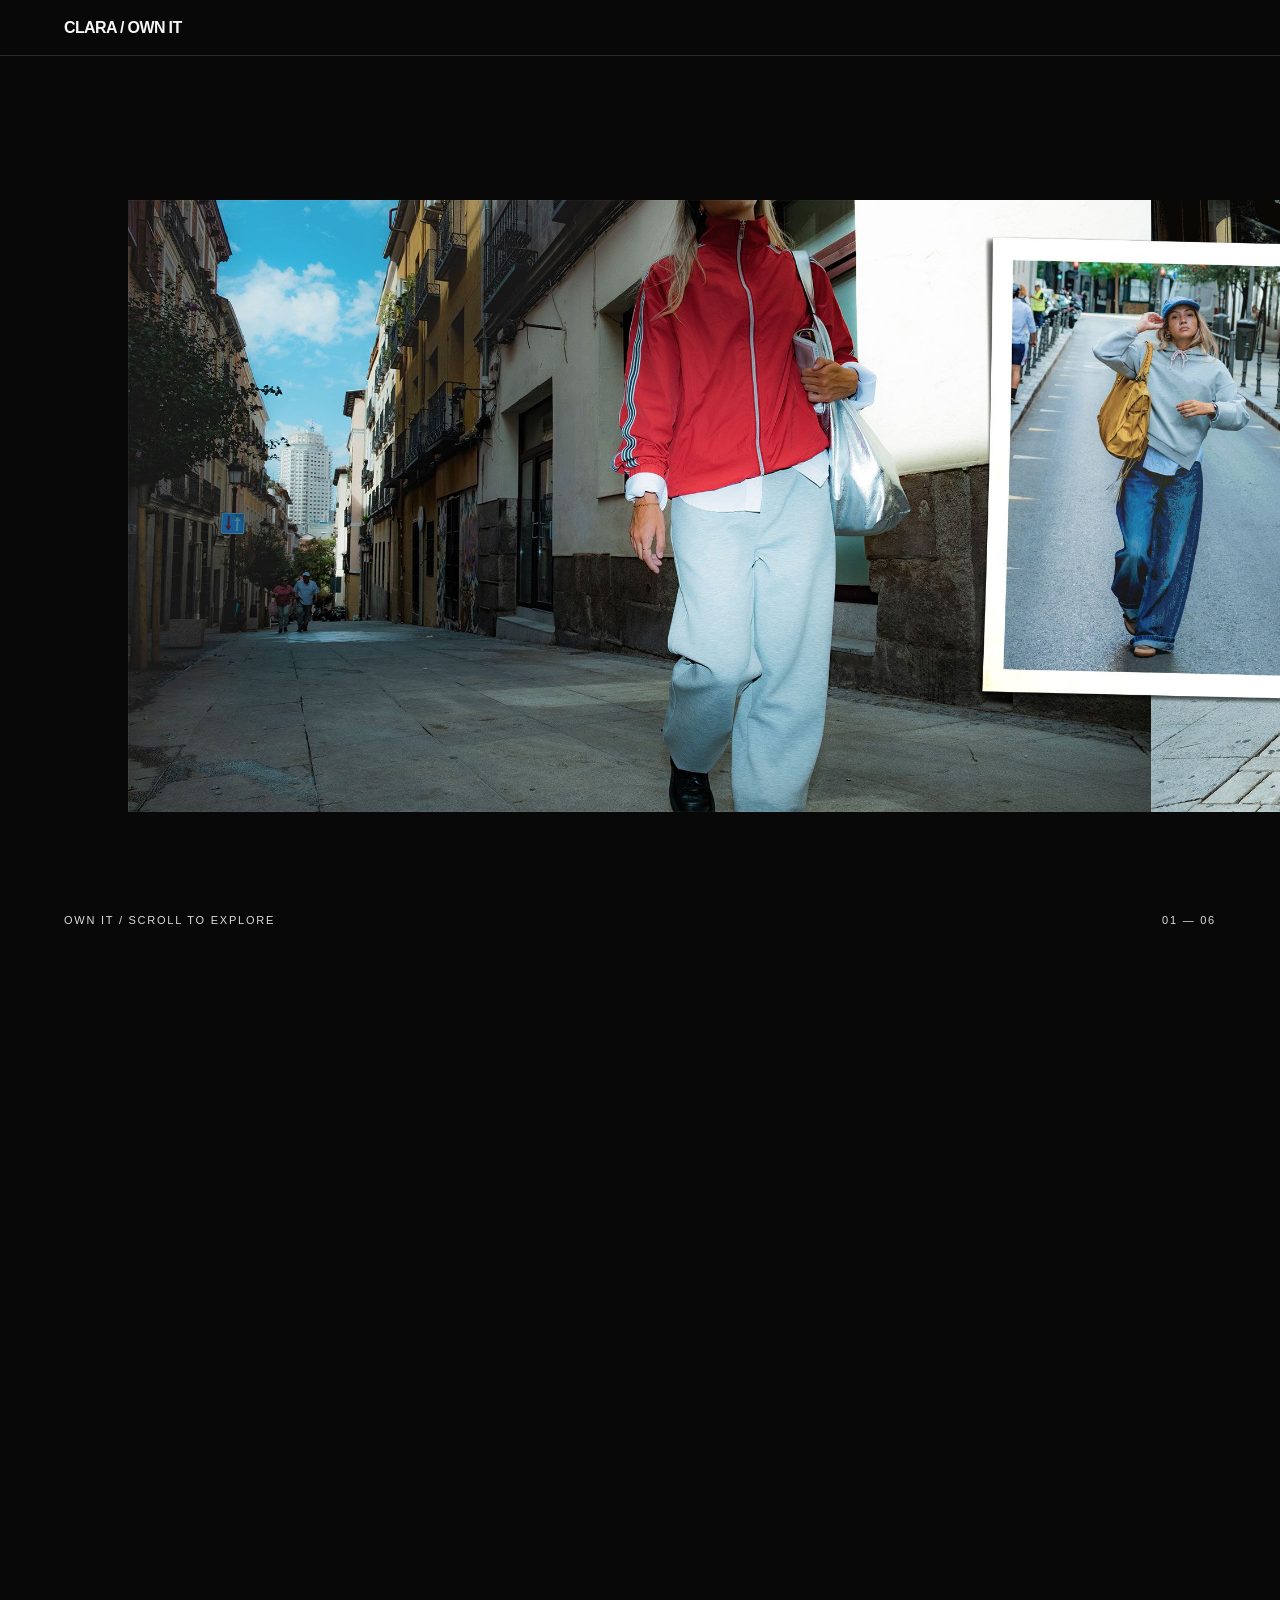
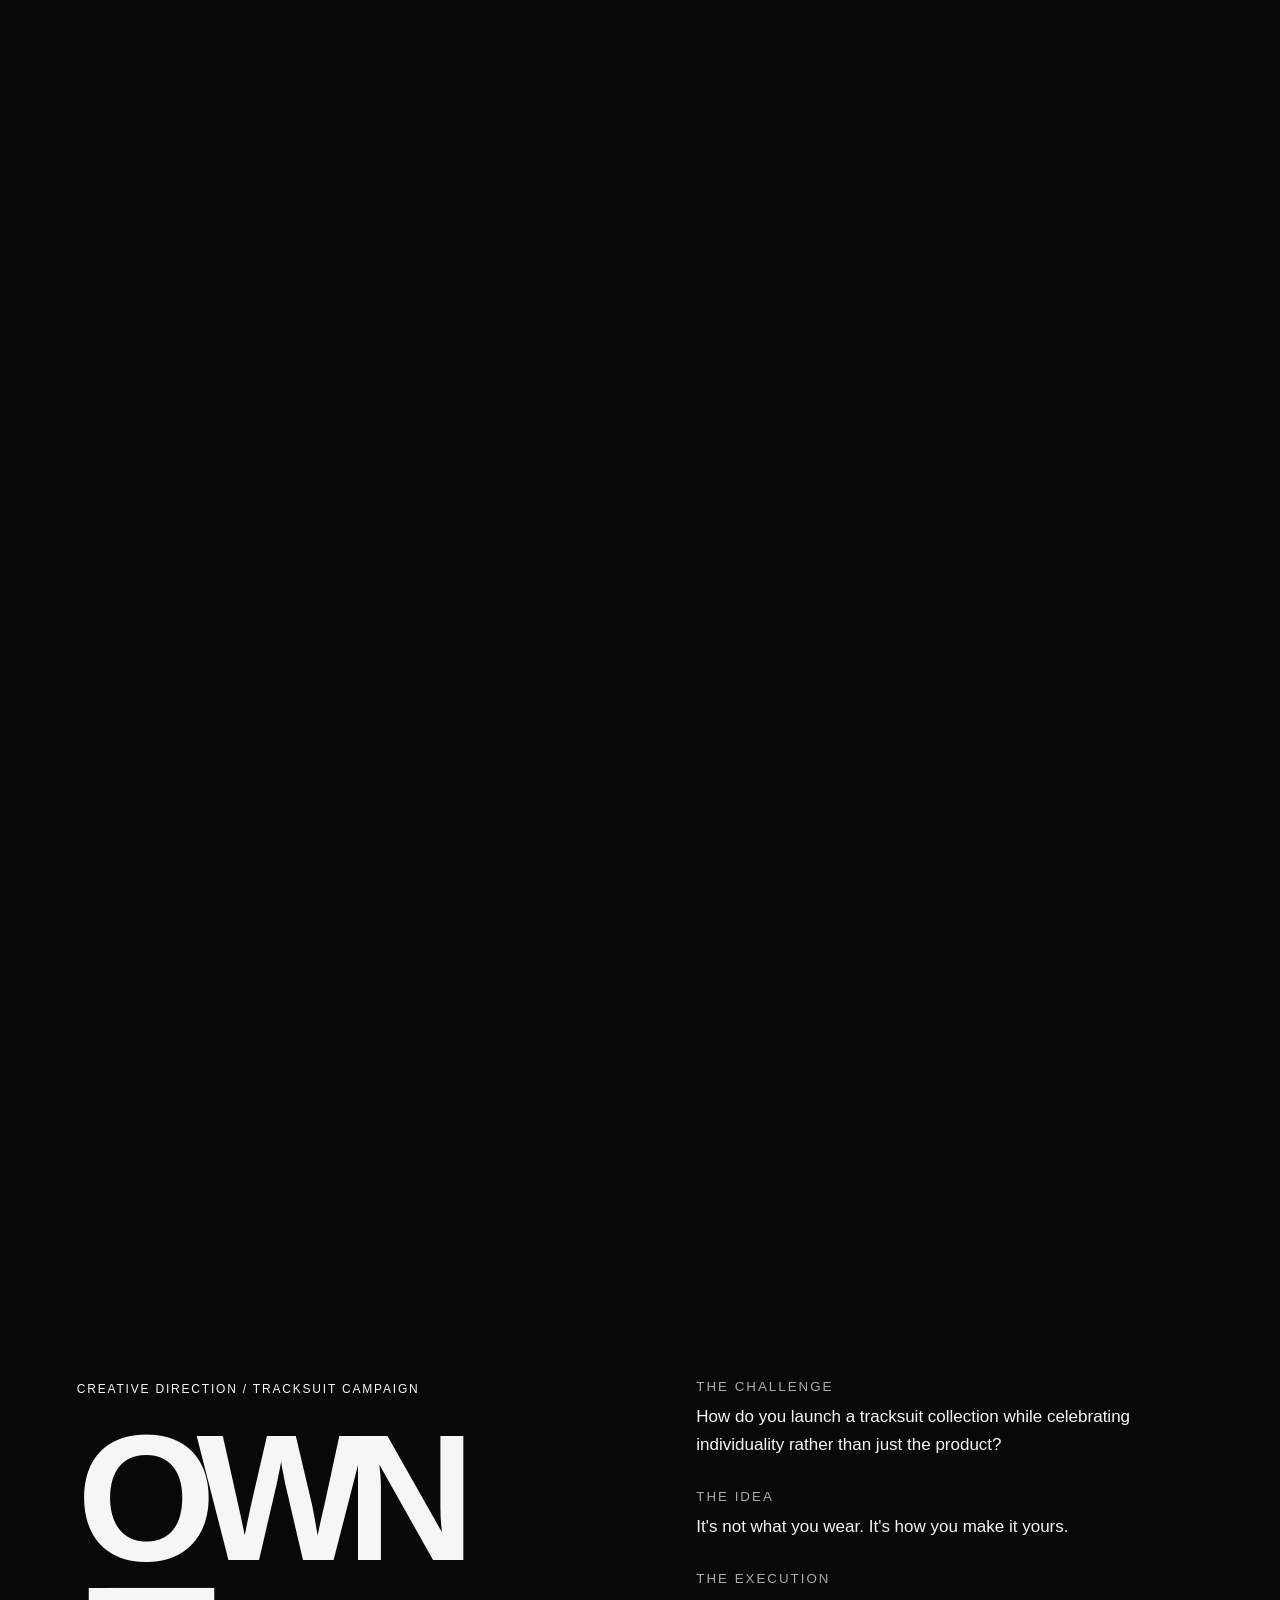
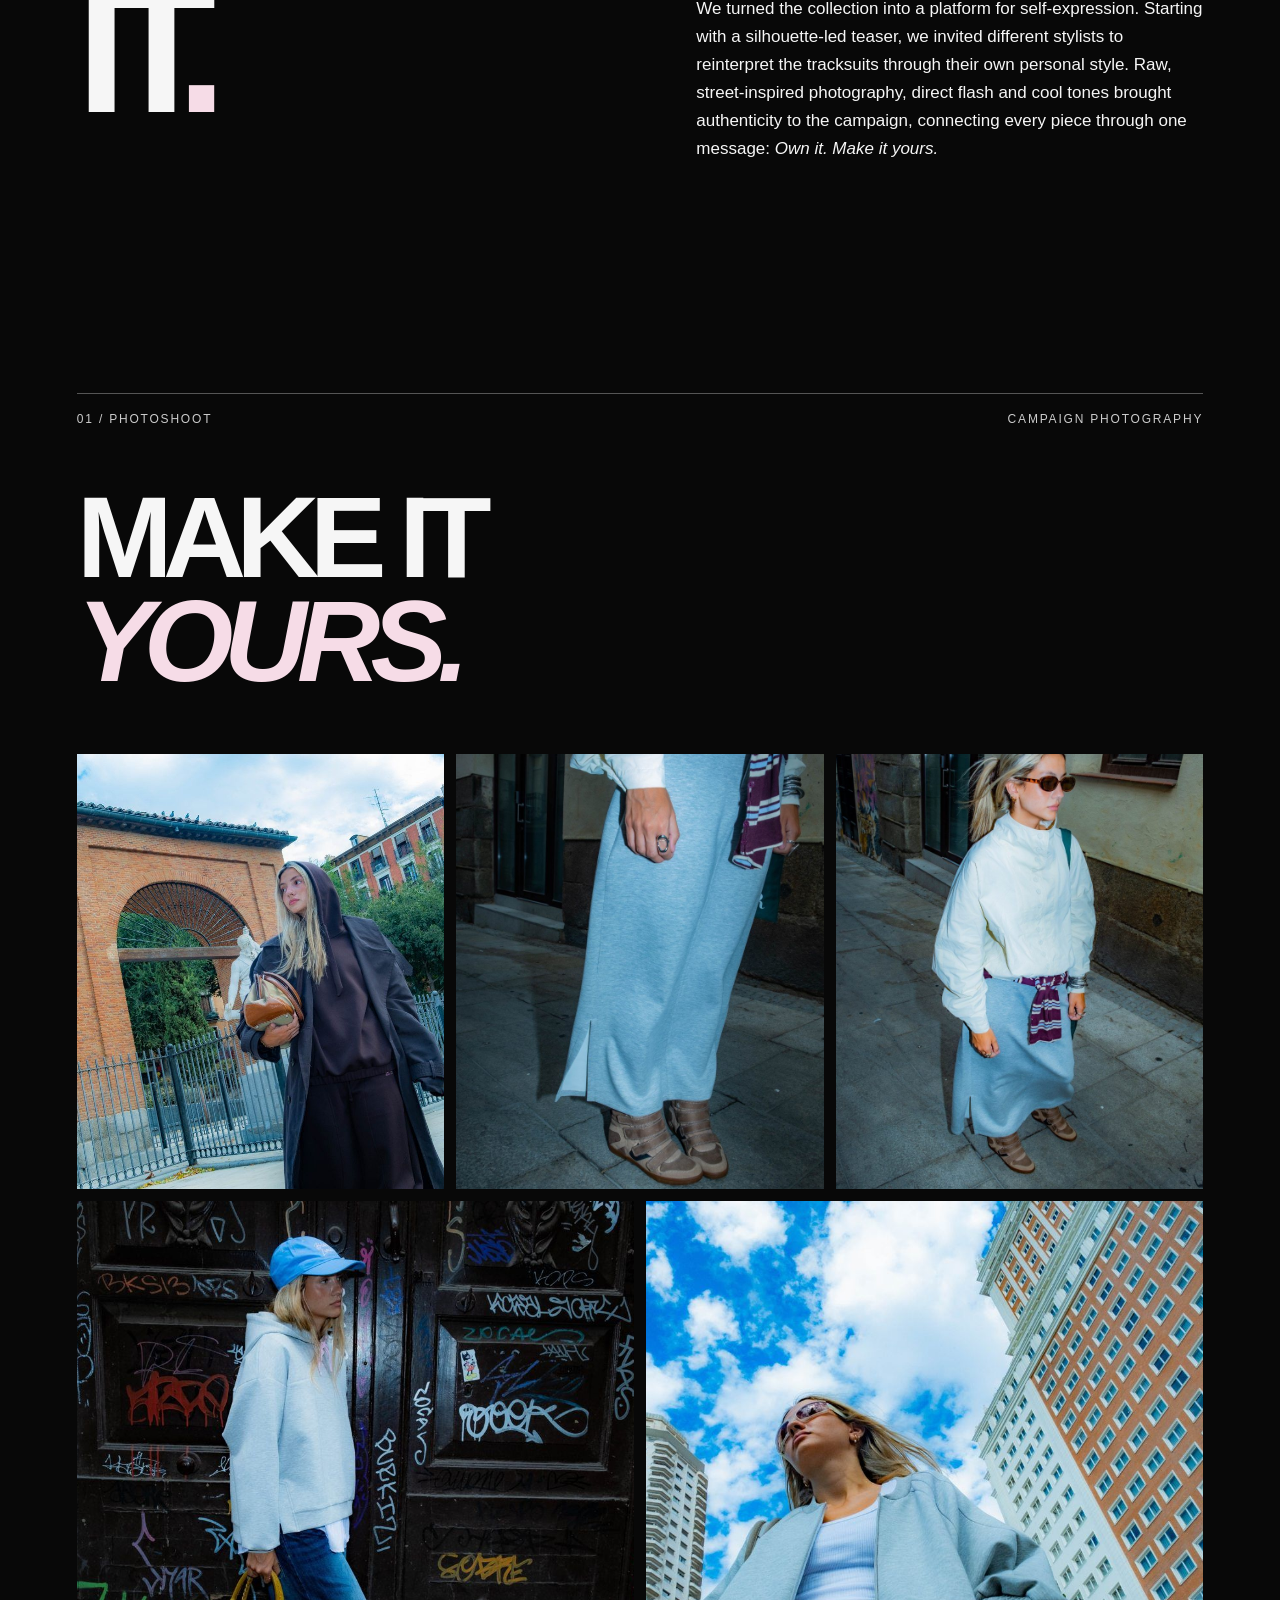
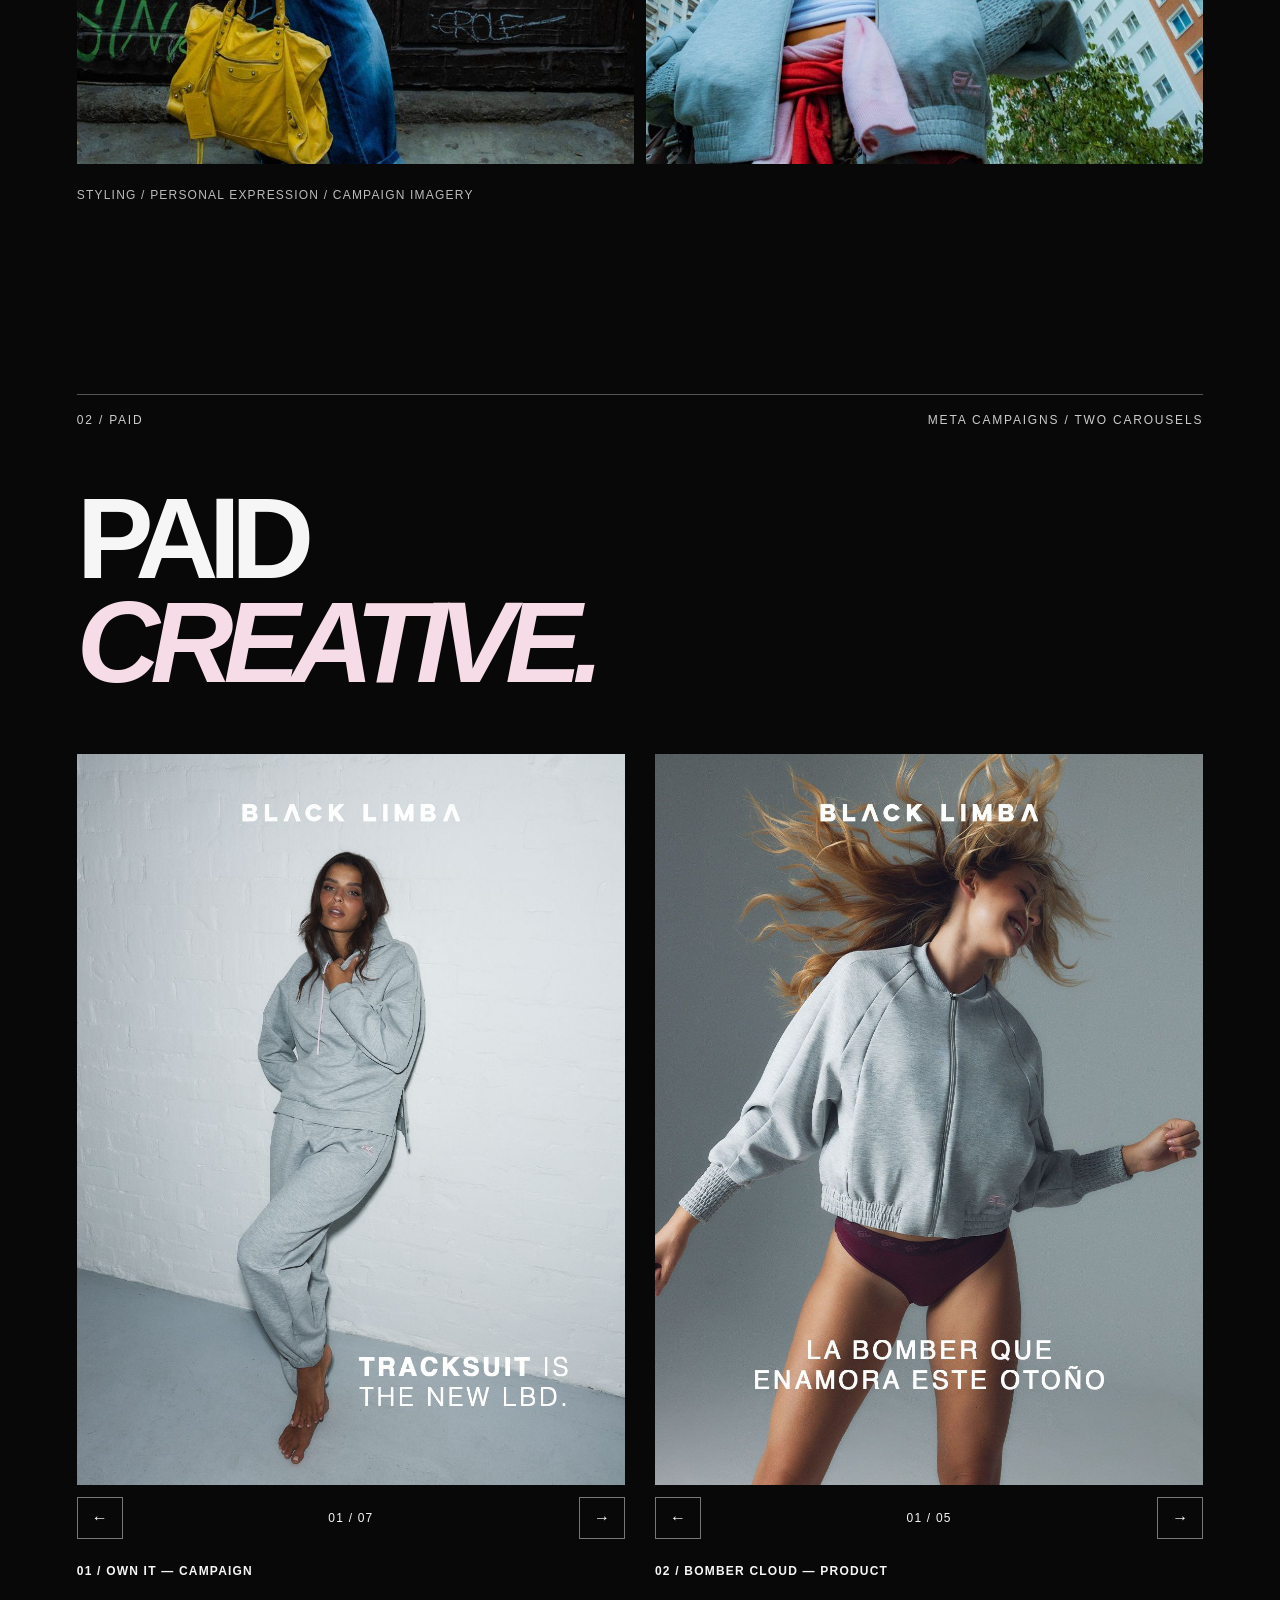
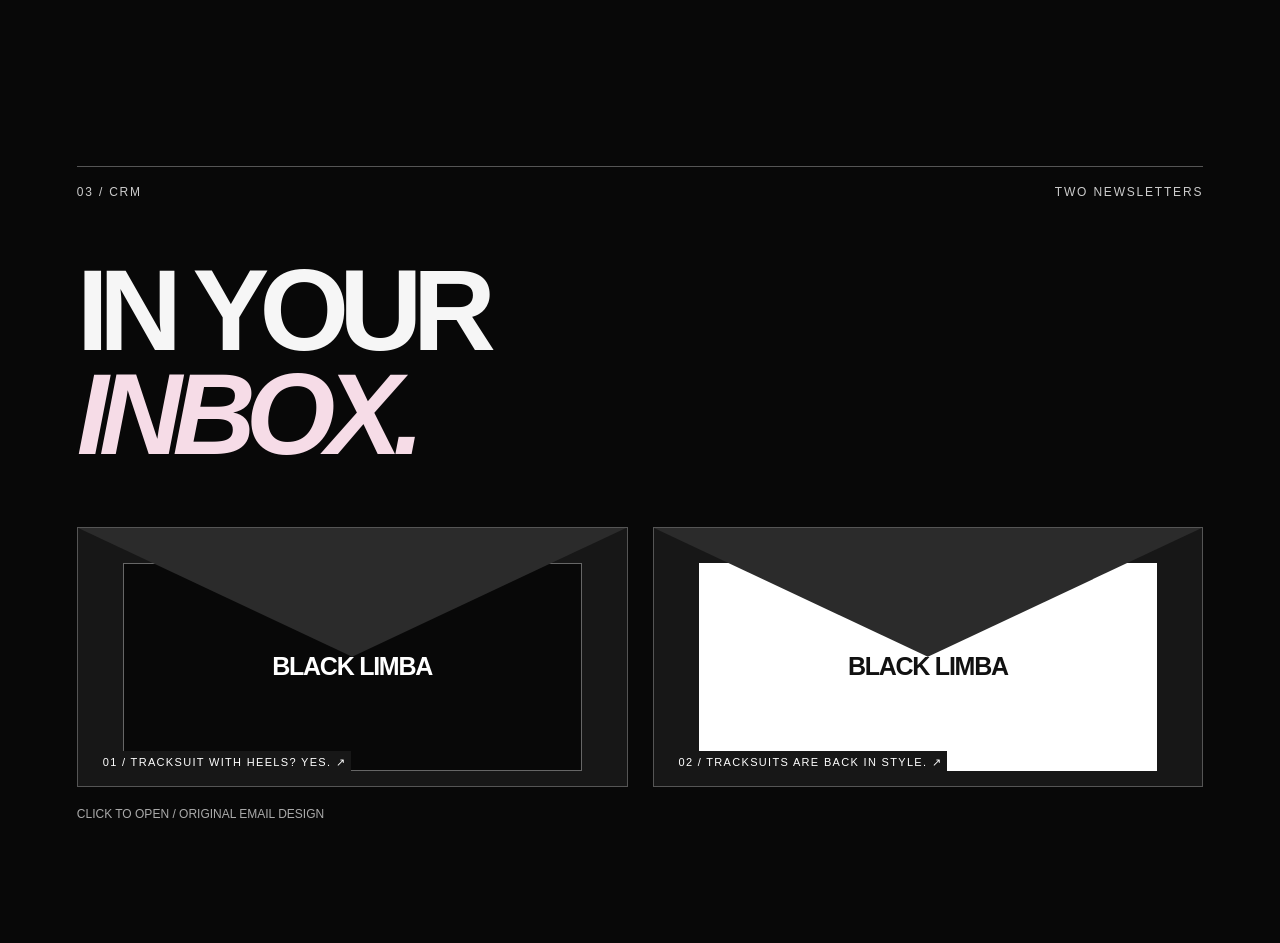
<file: own-it/index.html>
<!doctype html><html lang="en"><head><meta charset="utf-8"><meta name="viewport" content="width=device-width,initial-scale=1"><title>OWN IT — Standalone Portfolio</title><style>
:root{color-scheme:dark;font-family:Arial,Helvetica,sans-serif;background:#080808;color:#f6f6f6}*{box-sizing:border-box}html{scroll-behavior:smooth}body{margin:0;background:#080808}button{font:inherit;cursor:pointer}img{display:block;max-width:100%}.top{height:56px;background:#080808;border-bottom:1px solid #292929;display:flex;align-items:center;justify-content:space-between;padding:0 5vw;font-size:11px;letter-spacing:.13em}.top b{font-size:16px;letter-spacing:-.04em}.top span{color:#aaa}.scroll-story{position:relative;background:#080808}.sticky{position:sticky;top:0;height:100vh;overflow:hidden;background:#080808;display:flex;align-items:center}.track{display:flex;gap:0;align-items:center;width:max-content;will-change:transform;padding:0 10vw}.track img{flex:0 0 auto;height:min(68vh,670px);width:auto;max-width:none;object-fit:contain}.hint{position:absolute;bottom:30px;left:5vw;right:5vw;display:flex;justify-content:space-between;font-size:11px;letter-spacing:.16em;color:#ddd}.intro{display:grid;grid-template-columns:1fr 1fr;gap:10%;padding:110px 6% 130px;background:#080808}.eyebrow,.section-head{font-size:12px;letter-spacing:.15em}.intro h1{font-size:clamp(90px,14vw,230px);letter-spacing:-.11em;line-height:.85;margin:25px 0}.intro h1 span{color:#f6dce7}.intro-copy small{display:block;color:#aaa;letter-spacing:.15em;margin:0 0 9px}.intro-copy p{font-size:17px;line-height:1.65;margin:0 0 30px;max-width:590px}.section{padding:70px 6% 110px;background:#080808}.section-head{display:flex;justify-content:space-between;border-top:1px solid #555;padding-top:18px;color:#ccc}.section h2{font-size:clamp(55px,9vw,145px);letter-spacing:-.085em;line-height:.9;margin:60px 0}.section h2 em{color:#f6dce7}.photos{display:grid;grid-template-columns:repeat(6,minmax(0,1fr));gap:12px;align-items:stretch}.photos img{width:100%;height:clamp(250px,34vw,530px);object-fit:cover;grid-column:span 2}.photos img:nth-child(4),.photos img:nth-child(5){grid-column:span 3;height:clamp(300px,44vw,600px)}.photos img:nth-child(2){margin-top:0}.photos img:nth-child(3){margin-top:0}.photo-caption{font-size:12px;letter-spacing:.1em;margin-top:24px;color:#bbb}.paid-grid{display:grid;grid-template-columns:repeat(2,minmax(0,1fr));gap:30px;margin-top:55px}.paid-card{min-width:0;display:flex;flex-direction:column}.paid-visual{min-width:0}.paid-visual{height:auto;aspect-ratio:3 / 4;position:relative;background:#161616;display:grid;place-items:center;overflow:hidden}.paid-visual img,.paid-visual video{display:block;width:100%!important;height:100%!important;max-width:100%!important;max-height:100%!important;object-fit:contain!important;object-position:center!important;margin:auto}.arrows{display:flex;align-items:center;justify-content:space-between;gap:10px;margin-top:12px}.arrows button{width:46px;height:42px;border:1px solid #777;background:transparent;color:#fff}.arrows button:hover{background:#fff;color:#000}.counter{font-size:12px;letter-spacing:.1em}.paid-card h3{font-size:12px;letter-spacing:.1em;margin:25px 0 8px}.paid-card p{font-size:14px;color:#bbb;line-height:1.5}.envelopes{display:grid;grid-template-columns:repeat(2,minmax(0,1fr));gap:25px;margin-top:55px}.envelope{height:260px;background:#171717;border:1px solid #555;position:relative;color:white;text-align:left;padding:20px;overflow:hidden;transition:transform .2s}.envelope:hover{transform:translateY(-5px)}.envelope .flap{position:absolute;left:0;right:0;top:0;height:50%;background:#2b2b2b;clip-path:polygon(0 0,100% 0,50% 100%);transform-origin:top;transition:transform .35s;z-index:2}.envelope:hover .flap{transform:rotateX(50deg)}.envelope .sheet{position:absolute;inset:35px 45px 15px;background:#fff;color:#111;display:flex;align-items:center;justify-content:center;font-size:25px;font-weight:bold;letter-spacing:-.05em}.envelope:first-child .sheet{background:#080808;color:white;border:1px solid #666}.envelope .name{position:absolute;bottom:12px;left:20px;font-size:11px;letter-spacing:.12em;z-index:3;background:#171717;padding:5px}.modal[hidden]{display:none}.modal{position:fixed;inset:0;z-index:50;background:rgba(0,0,0,.94);display:flex;flex-direction:column;padding:15px}.modal-head{display:flex;justify-content:space-between;align-items:center;padding:12px 2vw 20px;font-size:12px;letter-spacing:.12em}.modal-head button{background:transparent;color:white;border:1px solid #aaa;padding:10px 18px}.mail-scroll{overflow:auto;flex:1;overscroll-behavior:contain}#mail{height:100%}.mail{max-width:720px;margin:0 auto 50px;text-align:center;font-family:Arial,Helvetica,sans-serif}.mail.black{background:#000;color:#fff}.mail.white{background:#fff;color:#111}.brand{padding:60px 15px 35px;font-size:clamp(24px,4vw,45px);font-weight:900;font-style:italic;letter-spacing:-.04em}.brand i{font-size:.7em;border:3px solid currentColor;border-radius:50%;padding:2px 13px;margin:0 8px}.nav{display:flex;justify-content:center;gap:30px;padding:30px 5px 60px;font-size:13px;font-weight:700;letter-spacing:.1em}.mail>img{width:100%;height:auto}.mail .grid{display:grid;grid-template-columns:repeat(2,minmax(0,1fr));gap:8px;padding:8px}.mail .grid img{width:100%;height:100%;object-fit:cover}.footer{background:#000;color:white;padding:80px 22px 95px;font-size:13px;line-height:2;letter-spacing:.09em}.footer strong{display:block;font-size:40px;line-height:1.1;letter-spacing:.12em;margin:80px 0}.footer p{margin:40px 0}.footer small{font-size:10px;letter-spacing:0}.note{font-size:12px;color:#aaa;margin-top:20px}@media(max-width:800px){.intro{grid-template-columns:1fr;padding:70px 6%}.paid-grid{grid-template-columns:1fr 1fr}.photos{grid-template-columns:repeat(6,minmax(0,1fr))}.photos img:nth-child(3){display:block}.track img{height:55vh}.envelope{height:200px}}@media(max-width:540px){.paid-grid,.envelopes{grid-template-columns:1fr}.photos img:nth-child(2){margin-top:40px}.top span{display:none}.nav{font-size:10px;gap:10px}.envelope{height:220px}}@media(prefers-reduced-motion:reduce){html{scroll-behavior:auto}.envelope{transition:none}}
</style><style id="own-it-burgundy-cursors">
:root{--wine-arrow:url("../offline/assets/cursor-wine.svg") 5 5,auto;--wine-hand:url("../offline/assets/cursor-hand-wine.svg") 8 2,pointer}
html,body,body *{cursor:var(--wine-arrow)!important}
a,a *,button,button *,[role="button"],[role="button"] *,[tabindex="0"],.arrows button,.envelope,.modal-head button{cursor:var(--wine-hand)!important}
</style></head><body><header class="top"><b>CLARA / OWN IT</b><span></span></header>
<section class="scroll-story" id="scroll"><div class="sticky" id="sticky"><div class="track" id="track"><img src="assets/POST_SESION_HORIZONTAL_01.jpg" alt="Campaign panel 1"><img src="assets/POST_SESION_HORIZONTAL_02.gif" alt="Campaign panel 2"><img src="assets/POST_SESION_HORIZONTAL_03.gif" alt="Campaign panel 3"><img src="assets/POST_SESION_HORIZONTAL_04.gif" alt="Campaign panel 4"><img src="assets/POST_SESION_HORIZONTAL_05.webp" alt="Campaign panel 5"><img src="assets/POST_SESION_HORIZONTAL_06.webp" alt="Campaign panel 6"></div><div class="hint"><span>OWN IT / SCROLL TO EXPLORE</span><span>01 — 06</span></div></div></section>
<section class="intro"><div><span class="eyebrow">CREATIVE DIRECTION / TRACKSUIT CAMPAIGN</span><h1>OWN<br>IT<span>.</span></h1></div><div class="intro-copy"><small>THE CHALLENGE</small><p>How do you launch a tracksuit collection while celebrating individuality rather than just the product?</p><small>THE IDEA</small><p>It's not what you wear. It's how you make it yours.</p><small>THE EXECUTION</small><p>We turned the collection into a platform for self-expression. Starting with a silhouette-led teaser, we invited different stylists to reinterpret the tracksuits through their own personal style. Raw, street-inspired photography, direct flash and cool tones brought authenticity to the campaign, connecting every piece through one message: <em>Own it. Make it yours.</em></p></div></section>
<section class="section"><div class="section-head"><span>01 / PHOTOSHOOT</span><span>CAMPAIGN PHOTOGRAPHY</span></div><h2>MAKE IT<br><em>YOURS.</em></h2><div class="photos"><img src="assets/own-shoot-02.jpg" alt="OWN IT original street-style photoshoot 1" loading="lazy"><img src="assets/own-shoot-35.jpg" alt="OWN IT original street-style photoshoot 2" loading="lazy"><img src="assets/own-shoot-36.jpg" alt="OWN IT original street-style photoshoot 3" loading="lazy"><img src="assets/own-shoot-51.jpg" alt="OWN IT original street-style photoshoot 4" loading="lazy"><img src="assets/own-shoot-57.jpg" alt="OWN IT original street-style photoshoot 5" loading="lazy"></div><p class="photo-caption">STYLING / PERSONAL EXPRESSION / CAMPAIGN IMAGERY</p></section>
<section class="section"><div class="section-head"><span>02 / PAID</span><span>META CAMPAIGNS / TWO CAROUSELS</span></div><h2>PAID<br><em>CREATIVE.</em></h2><div class="paid-grid" id="paid-grid"></div></section>
<section class="section"><div class="section-head"><span>03 / CRM</span><span>TWO NEWSLETTERS</span></div><h2>IN YOUR<br><em>INBOX.</em></h2><div class="envelopes"><button class="envelope" data-mail="first" aria-label="Open first newsletter"><span class="flap"></span><span class="sheet">BLACK LIMBA</span><span class="name">01 / TRACKSUIT WITH HEELS? YES. ↗</span></button><button class="envelope" data-mail="second" aria-label="Open second newsletter"><span class="flap"></span><span class="sheet">BLACK LIMBA</span><span class="name">02 / TRACKSUITS ARE BACK IN STYLE. ↗</span></button></div><p class="note">CLICK TO OPEN / ORIGINAL EMAIL DESIGN</p></section>
<div class="modal" id="modal" hidden role="dialog" aria-modal="true" aria-label="Newsletter preview"><div class="modal-head"><span id="mail-title"></span><button id="close" type="button">CLOSE ×</button></div><div class="mail-scroll" id="mail-scroll"><div id="mail"></div></div></div>
<script>
(()=>{const section=document.querySelector('#scroll'),sticky=document.querySelector('#sticky'),track=document.querySelector('#track');let distance=0,travel=1,raf=0;function measure(){distance=Math.max(0,track.scrollWidth-sticky.clientWidth);section.style.height=(sticky.clientHeight+distance)+'px';travel=Math.max(1,section.offsetHeight-sticky.clientHeight);update()}function update(){const r=section.getBoundingClientRect();const progress=Math.min(1,Math.max(0,-r.top/travel));track.style.transform='translate3d('+(-distance*progress)+'px,0,0)'}function tick(){if(!raf)raf=requestAnimationFrame(()=>{raf=0;update()})}window.addEventListener('scroll',tick,{passive:true});window.addEventListener('resize',measure);track.querySelectorAll('img').forEach(i=>i.addEventListener('load',measure));measure();window.addEventListener('load',measure)})();
(()=>{const groups=[{title:'01 / OWN IT — CAMPAIGN',files:['paid-original-01.jpg','paid-original-02.png','paid-original-03.jpg','paid-original-04.webp','paid-original-05.webp','paid-original-06.webp','paid-original-07.webp']},{title:'02 / BOMBER CLOUD — PRODUCT',files:['bomber-original-01.jpg','bomber-original-02.jpg','bomber-original-03.jpg','bomber-original-04.mp4','bomber-original-05.jpg']}];const grid=document.querySelector('#paid-grid');groups.forEach(g=>{let idx=0;const card=document.createElement('article');card.className='paid-card';card.innerHTML='<div class="paid-visual"></div><div class="arrows"><button class="prev" aria-label="Previous slide">←</button><span class="counter"></span><button class="next" aria-label="Next slide">→</button></div><h3>'+g.title+'</h3>';const visual=card.querySelector('.paid-visual'),count=card.querySelector('.counter');function render(){visual.replaceChildren();const name=g.files[idx];const media=document.createElement(name.endsWith('.mp4')?'video':'img');media.src='assets/'+name;if(media.tagName==='VIDEO'){media.controls=true;media.playsInline=true;media.preload='metadata'}else{media.alt=g.title+' — slide '+(idx+1)}visual.append(media);count.textContent=String(idx+1).padStart(2,'0')+' / '+String(g.files.length).padStart(2,'0')}card.querySelector('.prev').onclick=()=>{idx=(idx-1+g.files.length)%g.files.length;render()};card.querySelector('.next').onclick=()=>{idx=(idx+1)%g.files.length;render()};render();grid.append(card)})})();
(()=>{const modal=document.querySelector('#modal'),body=document.body,container=document.querySelector('#mail');let previous=null;function close(){modal.hidden=true;body.style.overflow='';container.replaceChildren();previous?.focus()}document.querySelectorAll('[data-mail]').forEach(b=>b.onclick=()=>{previous=b;const frame=document.createElement('iframe');frame.title='Original Black Limba newsletter';frame.src=b.dataset.mail==='first'?'newsletters/01-chandal-con-tacones.html':'newsletters/02-el-chandal-vuelve-a-ser-tendencia.html';frame.style.cssText='display:block;width:100%;height:100%;border:0;background:white';container.replaceChildren(frame);document.querySelector('#mail-title').textContent=b.dataset.mail==='first'?'01 / TRACKSUIT WITH HEELS? YES.':'02 / TRACKSUITS ARE BACK IN STYLE';modal.hidden=false;body.style.overflow='hidden';document.querySelector('#mail-scroll').scrollTop=0;document.querySelector('#close').focus()});document.querySelector('#close').onclick=close;modal.addEventListener('click',e=>{if(e.target===modal)close()});document.addEventListener('keydown',e=>{if(e.key==='Escape'&&!modal.hidden)close()})})();
</script></body></html>
</file>
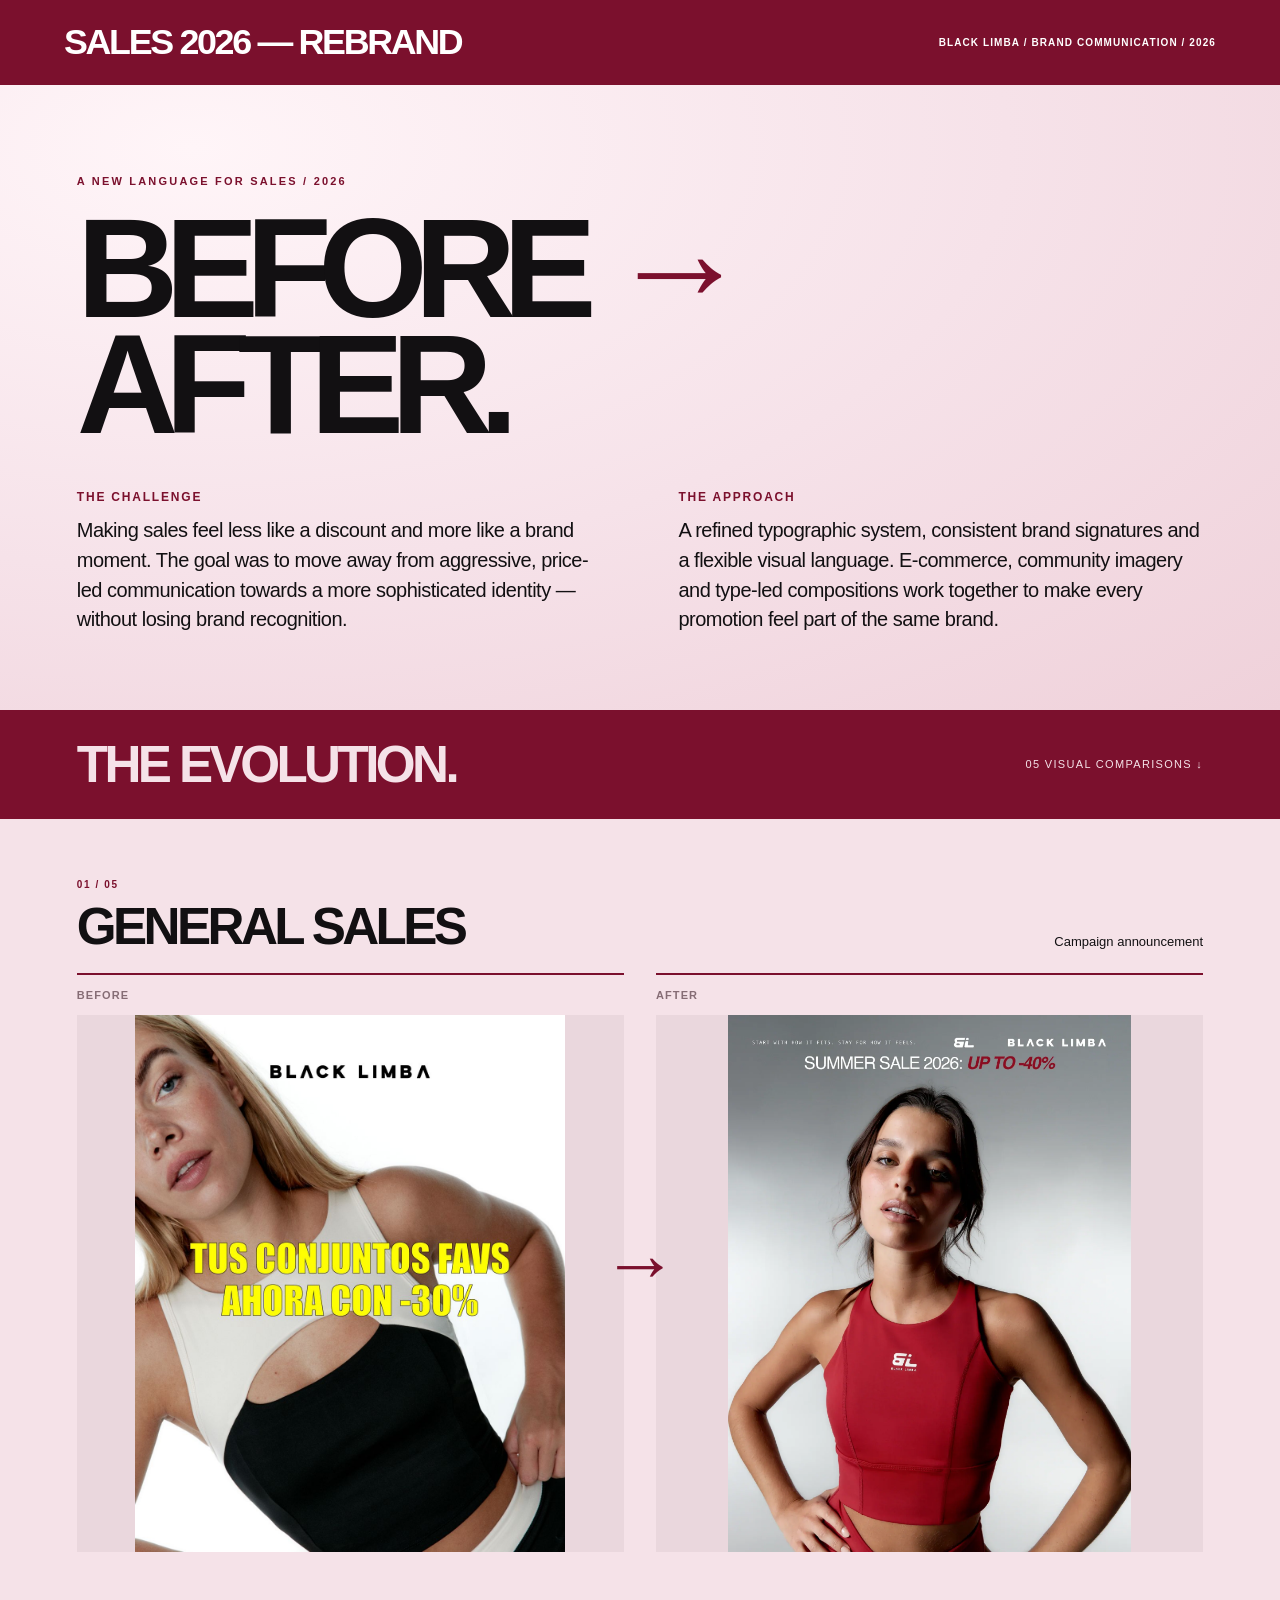
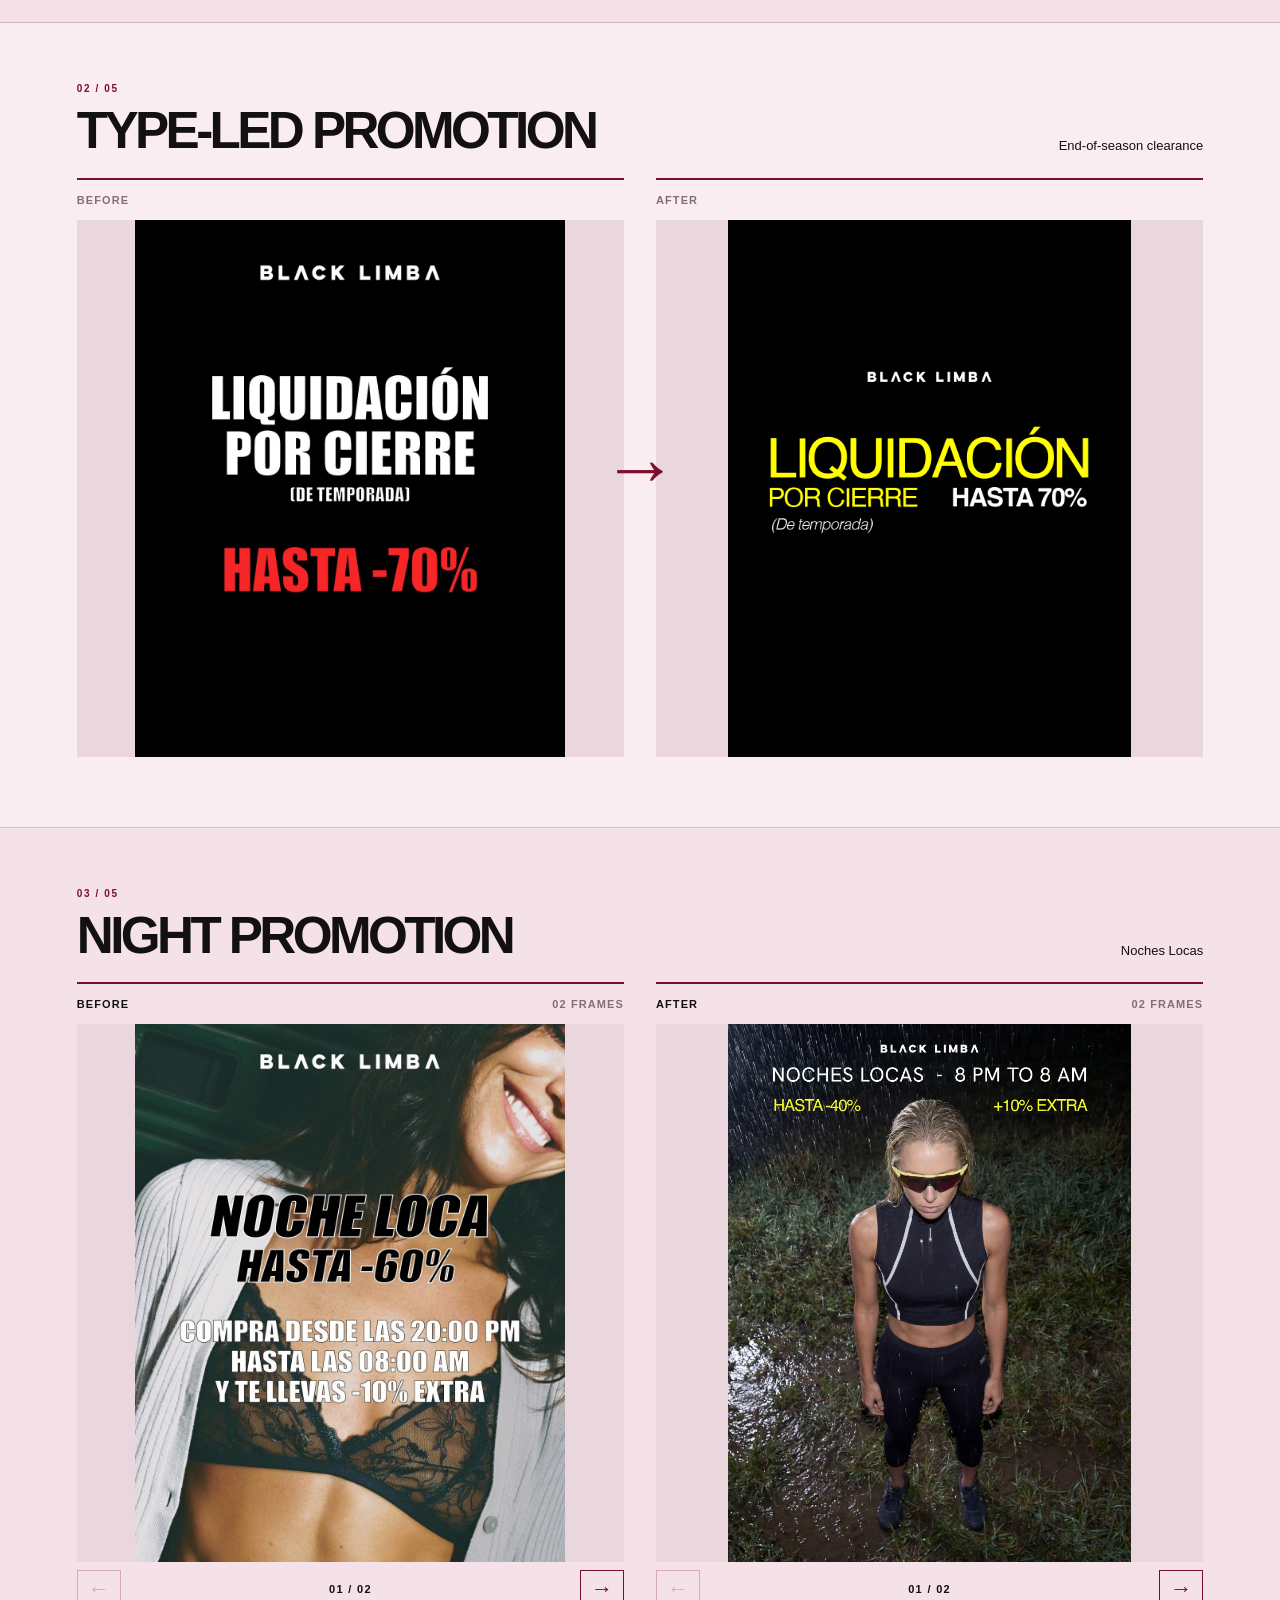
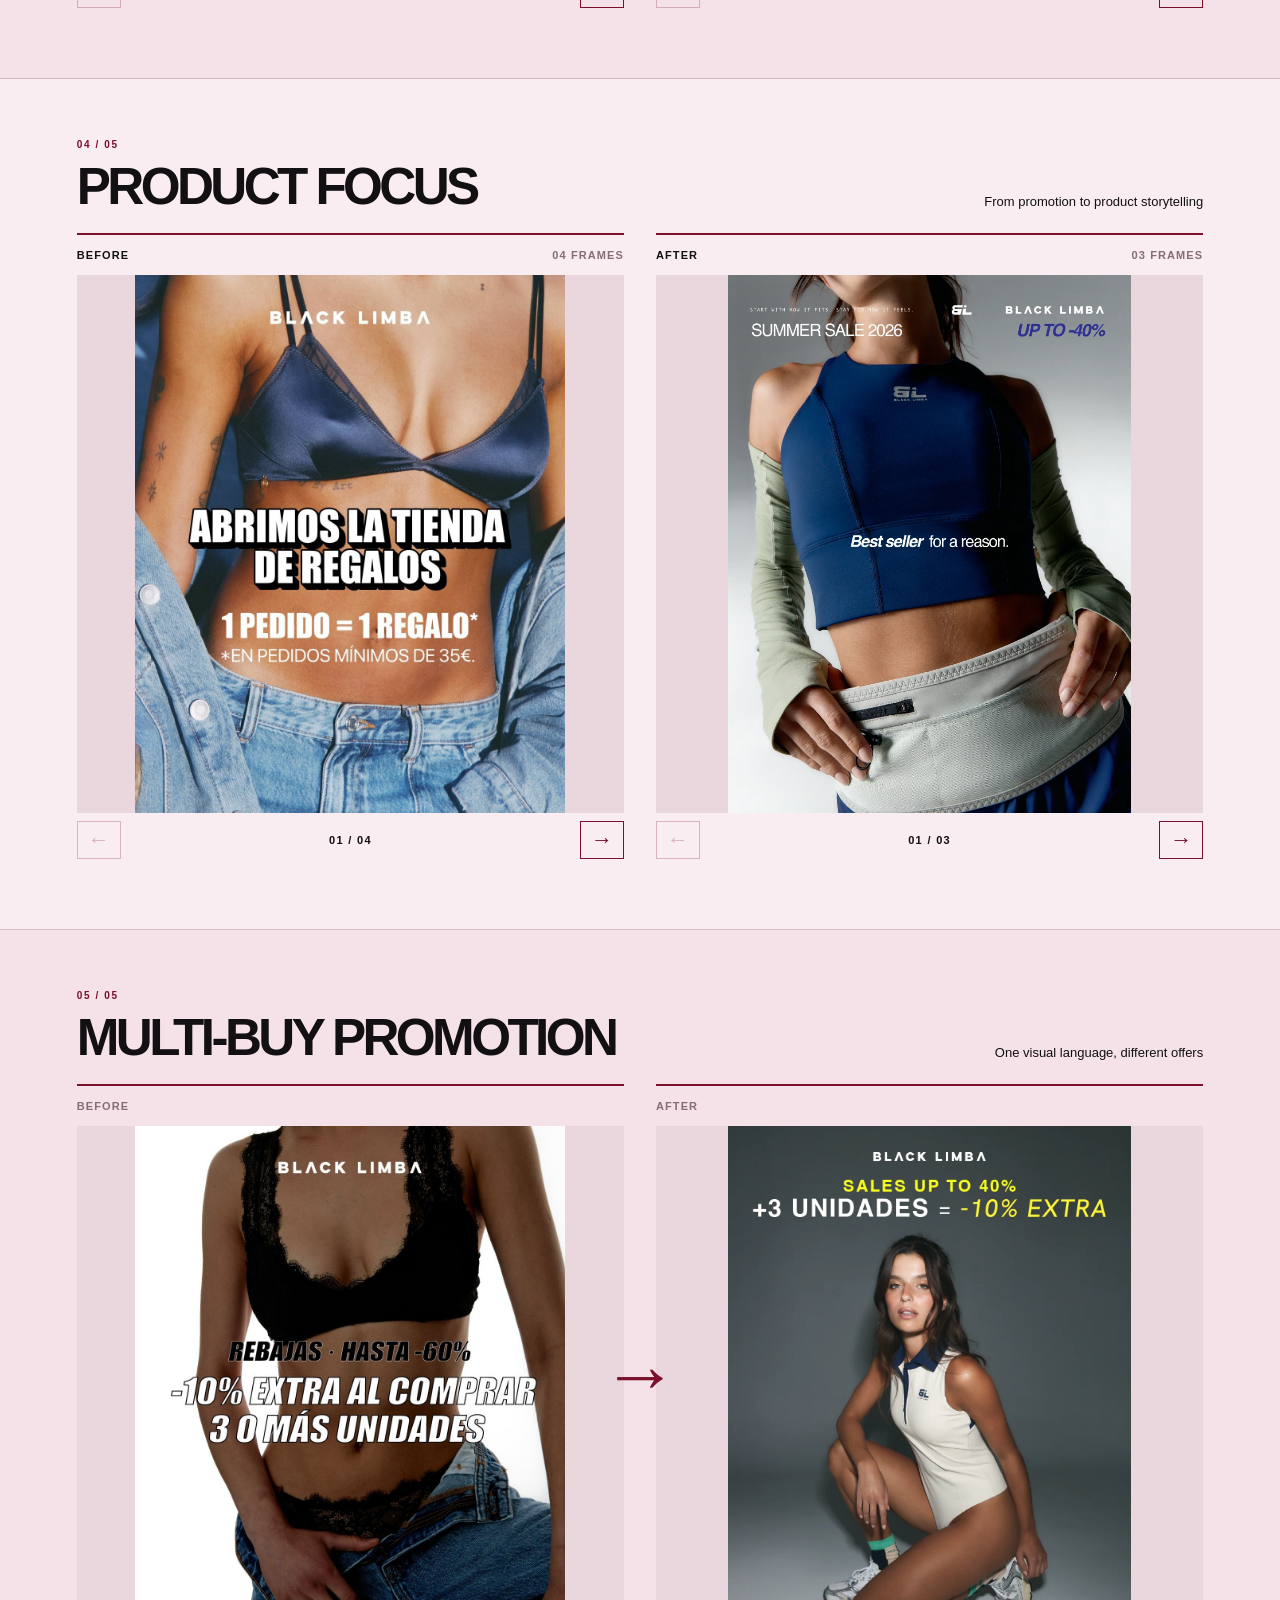
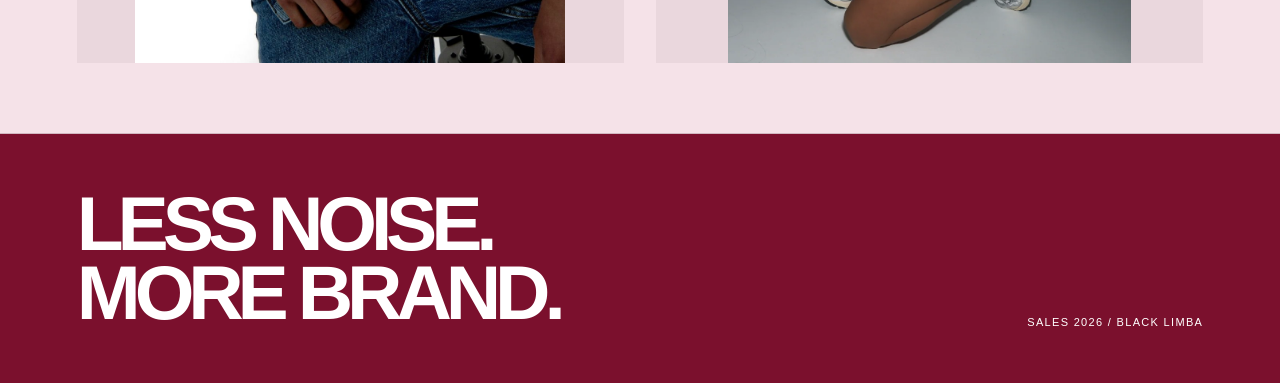
<file: sales-2026/index.html>
<!doctype html><html lang="en"><head><meta charset="utf-8"><meta name="viewport" content="width=device-width, initial-scale=1"><title>Sales 2026 — Rebrand / Clara</title><style>
:root{--wine:#7b102d;--pink:#f5e2e8;--ink:#121012;--line:rgba(70,13,30,.2)}*{box-sizing:border-box}html{scroll-behavior:smooth}body{margin:0;background:var(--pink);color:var(--ink);font-family:Arial,Helvetica,sans-serif}header{background:var(--wine);color:#fff;padding:22px clamp(20px,5vw,84px);display:flex;align-items:center;justify-content:space-between;gap:20px}header strong{font-size:clamp(19px,2.8vw,38px);font-weight:900;letter-spacing:-.065em}header span{font-size:10px;font-weight:700;letter-spacing:.11em;text-align:right}.hero{padding:clamp(44px,7vw,105px) clamp(20px,6vw,110px) 65px;background:radial-gradient(ellipse at 15% 10%,#fff5f8 0%,#f6e2e9 53%,#efd1da 100%)}.hero-top{font-size:11px;letter-spacing:.2em;color:var(--wine);font-weight:700}.hero h1{font-size:clamp(56px,11vw,170px);line-height:.83;letter-spacing:-.095em;margin:24px 0 34px;font-weight:900}.hero h1 em{color:var(--wine);font-style:normal}.intro{display:grid;grid-template-columns:1fr 1fr;gap:clamp(20px,6vw,100px);max-width:1200px;margin:0 auto}.intro h3{font-size:12px;letter-spacing:.15em;color:var(--wine)}.intro p{font-size:clamp(15px,1.6vw,20px);line-height:1.48;letter-spacing:-.025em;margin:10px 0}.transition{background:var(--wine);color:var(--pink);padding:25px clamp(20px,6vw,110px);display:flex;justify-content:space-between;gap:20px;align-items:center}.transition strong{font-size:clamp(23px,4vw,60px);letter-spacing:-.07em}.transition span{font-size:11px;letter-spacing:.12em}.case{padding:55px clamp(20px,6vw,110px) 70px;border-bottom:1px solid var(--line)}.case:nth-of-type(even){background:#f9edf1}.case-heading{display:flex;justify-content:space-between;gap:20px;align-items:end;margin-bottom:22px}.eyebrow{font-size:10px;font-weight:700;letter-spacing:.16em;color:var(--wine)}.case h2{font-size:clamp(25px,4vw,56px);line-height:.96;letter-spacing:-.07em;margin:10px 0 0}.case-heading p{max-width:220px;text-align:right;font-size:13px;line-height:1.4;margin:0}.compare{display:grid;grid-template-columns:1fr 1fr;gap:clamp(12px,2.5vw,32px);align-items:start}.comparison-panel{min-width:0}.panel-head{display:flex;justify-content:space-between;gap:10px;padding:14px 0;border-top:2px solid var(--wine);font-size:11px;font-weight:800;letter-spacing:.1em}.panel-head span:last-child{color:#866d75}.slides{width:100%;height:clamp(290px,42vw,560px);position:relative;background:#ead7dd;overflow:hidden;display:flex;align-items:center;justify-content:center}.slide{position:absolute;inset:0;display:flex;align-items:center;justify-content:center;opacity:0;pointer-events:none;transition:opacity .2s}.slide.active,.slide:first-child:not(:has(~ .slide.active)){opacity:1;pointer-events:auto}.slide img{display:block;width:100%;height:100%;object-fit:contain;object-position:center}.controls{display:flex;align-items:center;justify-content:space-between;margin-top:8px}.controls button{border:1px solid var(--wine);color:var(--wine);background:transparent;cursor:pointer;font-size:22px;width:44px;height:38px}.controls button:hover{background:var(--wine);color:#fff}.controls button:disabled{opacity:.25;cursor:default}.counter{font-size:11px;letter-spacing:.12em;font-weight:700}.outro{background:var(--wine);color:#fff;padding:55px clamp(20px,6vw,110px);display:flex;justify-content:space-between;align-items:end;gap:30px}.outro strong{font-size:clamp(34px,6vw,88px);letter-spacing:-.08em;line-height:.9}.outro span{font-size:11px;letter-spacing:.12em}@media(max-width:650px){header span{display:none}.intro{grid-template-columns:1fr}.hero h1{font-size:clamp(58px,14vw,95px)}.case{padding:35px 16px 45px}.case-heading{align-items:start;flex-direction:column}.case-heading p{text-align:left}.compare{gap:8px}.slides{height:clamp(235px,65vw,390px)}.panel-head{font-size:9px}.controls button{width:35px;height:35px}.outro{flex-direction:column;align-items:start}}

/* Burgundy pointer throughout this standalone project */
:root{--pointer-arrow:url("data:image/svg+xml,%3Csvg xmlns='http://www.w3.org/2000/svg' width='32' height='32' viewBox='0 0 32 32'%3E%3Cpath d='M5 2v24l6-7 5 10 5-3-5-9h11z' fill='%237b102d' stroke='%23fff' stroke-width='1.5' stroke-linejoin='round'/%3E%3C/svg%3E") 5 2,auto;--pointer-hand:url("data:image/svg+xml,%3Csvg xmlns='http://www.w3.org/2000/svg' width='32' height='32' viewBox='0 0 32 32'%3E%3Cpath d='M10 28 4 17q-1-3 2-4t5 3V5q0-4 3-4t3 4v7q1-3 4-2l2 2q3-1 4 2v9l-4 5z' fill='%237b102d' stroke='%23fff' stroke-width='1.6' stroke-linejoin='round'/%3E%3C/svg%3E") 9 1,pointer}
html,body,body *{cursor:var(--pointer-arrow) !important}a,button,[role="button"],a *,button *, .controls button, .controls button *{cursor:var(--pointer-hand) !important}
.static-compare{position:relative}.compare-direction{position:absolute;left:50%;top:50%;transform:translate(-50%,-50%);z-index:3;color:var(--wine);background:none;border:0;border-radius:0;width:auto;height:auto;display:block;font-family:Arial,Helvetica,sans-serif;font-weight:400;font-size:clamp(40px,6vw,82px);line-height:1;pointer-events:none;box-shadow:none}
@media(max-width:650px){.compare-direction{font-size:36px}}
</style></head><body><header><strong>SALES 2026 — REBRAND</strong><span>BLACK LIMBA / BRAND COMMUNICATION / 2026</span></header><main><div class="hero"><div class="hero-top">A NEW LANGUAGE FOR SALES / 2026</div><h1>BEFORE <em>→</em><br>AFTER.</h1><div class="intro"><div><h3>THE CHALLENGE</h3><p>Making sales feel less like a discount and more like a brand moment. The goal was to move away from aggressive, price-led communication towards a more sophisticated identity — without losing brand recognition.</p></div><div><h3>THE APPROACH</h3><p>A refined typographic system, consistent brand signatures and a flexible visual language. E-commerce, community imagery and type-led compositions work together to make every promotion feel part of the same brand.</p></div></div></div><div class="transition"><strong>THE EVOLUTION.</strong><span>05 VISUAL COMPARISONS ↓</span></div><section class="case" id="case-1"><div class="case-heading"><div><span class="eyebrow">01 / 05</span><h2>GENERAL SALES</h2></div><p>Campaign announcement</p></div><div class="compare static-compare"><div class="compare-direction" aria-hidden="true">→</div><div class="comparison-panel"><div class="panel-head"><span>BEFORE</span></div><div class="slides"><div class="slide"><img src="assets/vieja.jpg" alt="BEFORE — GENERAL SALES" loading="eager"></div></div></div><div class="comparison-panel"><div class="panel-head"><span>AFTER</span></div><div class="slides"><div class="slide"><img src="assets/AD_IMAGEN_PRODUCTO_REBAJAS_1080X1440-01.webp" alt="AFTER — GENERAL SALES" loading="eager"></div></div></div></div></section><section class="case" id="case-2"><div class="case-heading"><div><span class="eyebrow">02 / 05</span><h2>TYPE-LED PROMOTION</h2></div><p>End-of-season clearance</p></div><div class="compare static-compare"><div class="compare-direction" aria-hidden="true">→</div><div class="comparison-panel"><div class="panel-head"><span>BEFORE</span></div><div class="slides"><div class="slide"><img src="assets/vieja(1).jpg" alt="BEFORE — TYPE-LED PROMOTION" loading="eager"></div></div></div><div class="comparison-panel"><div class="panel-head"><span>AFTER</span></div><div class="slides"><div class="slide"><img src="assets/AD_IMAGEN03_VENTAFLASH_1080x1440.png" alt="AFTER — TYPE-LED PROMOTION" loading="eager"></div></div></div></div></section><section class="case" id="case-3"><div class="case-heading"><div><span class="eyebrow">03 / 05</span><h2>NIGHT PROMOTION</h2></div><p>Noches Locas</p></div><div class="compare"><div class="comparison-panel"><div class="panel-head"><span>BEFORE</span><span>02 FRAMES</span></div><div class="slides"><div class="slide"><img src="assets/vieja 1.jpg" alt="BEFORE — NIGHT PROMOTION" loading="eager"></div><div class="slide"><img src="assets/vieja 2.jpg" alt="BEFORE — NIGHT PROMOTION" loading="eager"></div></div><div class="controls"><button type="button" class="prev" aria-label="Previous image">←</button><span class="counter">01 / 02</span><button type="button" class="next" aria-label="Next image">→</button></div></div><div class="comparison-panel"><div class="panel-head"><span>AFTER</span><span>02 FRAMES</span></div><div class="slides"><div class="slide"><img src="assets/nueva 1.webp" alt="AFTER — NIGHT PROMOTION" loading="eager"></div><div class="slide"><img src="assets/nueva 2.webp" alt="AFTER — NIGHT PROMOTION" loading="eager"></div></div><div class="controls"><button type="button" class="prev" aria-label="Previous image">←</button><span class="counter">01 / 02</span><button type="button" class="next" aria-label="Next image">→</button></div></div></div></section><section class="case" id="case-4"><div class="case-heading"><div><span class="eyebrow">04 / 05</span><h2>PRODUCT FOCUS</h2></div><p>From promotion to product storytelling</p></div><div class="compare"><div class="comparison-panel"><div class="panel-head"><span>BEFORE</span><span>04 FRAMES</span></div><div class="slides"><div class="slide"><img src="assets/vieja1.jpg" alt="BEFORE — PRODUCT FOCUS" loading="eager"></div><div class="slide"><img src="assets/vieja2.jpg" alt="BEFORE — PRODUCT FOCUS" loading="eager"></div><div class="slide"><img src="assets/vieja3.jpg" alt="BEFORE — PRODUCT FOCUS" loading="eager"></div><div class="slide"><img src="assets/vieja4.jpg" alt="BEFORE — PRODUCT FOCUS" loading="eager"></div></div><div class="controls"><button type="button" class="prev" aria-label="Previous image">←</button><span class="counter">01 / 04</span><button type="button" class="next" aria-label="Next image">→</button></div></div><div class="comparison-panel"><div class="panel-head"><span>AFTER</span><span>03 FRAMES</span></div><div class="slides"><div class="slide"><img src="assets/AD_CARRUSEL02_PRODUCTO_REBAJAS_1080X1440-01.webp" alt="AFTER — PRODUCT FOCUS" loading="eager"></div><div class="slide"><img src="assets/AD_CARRUSEL02_PRODUCTO_REBAJAS_1080X1440-02.webp" alt="AFTER — PRODUCT FOCUS" loading="eager"></div><div class="slide"><img src="assets/AD_CARRUSEL02_PRODUCTO_REBAJAS_1080X1440-03.webp" alt="AFTER — PRODUCT FOCUS" loading="eager"></div></div><div class="controls"><button type="button" class="prev" aria-label="Previous image">←</button><span class="counter">01 / 03</span><button type="button" class="next" aria-label="Next image">→</button></div></div></div></section><section class="case" id="case-5"><div class="case-heading"><div><span class="eyebrow">05 / 05</span><h2>MULTI-BUY PROMOTION</h2></div><p>One visual language, different offers</p></div><div class="compare static-compare"><div class="compare-direction" aria-hidden="true">→</div><div class="comparison-panel"><div class="panel-head"><span>BEFORE</span></div><div class="slides"><div class="slide"><img src="assets/vieja1(1).jpg" alt="BEFORE — MULTI-BUY PROMOTION" loading="eager"></div></div></div><div class="comparison-panel"><div class="panel-head"><span>AFTER</span></div><div class="slides"><div class="slide"><img src="assets/AD_ESCALONADO_CARRUSEL_1080x1440-01.webp" alt="AFTER — MULTI-BUY PROMOTION" loading="eager"></div></div></div></div></section></main><footer class="outro"><strong>LESS NOISE.<br>MORE BRAND.</strong><span>SALES 2026 / BLACK LIMBA</span></footer><script>
document.querySelectorAll('.comparison-panel:has(.controls)').forEach(panel=>{const slides=[...panel.querySelectorAll('.slide')],counter=panel.querySelector('.counter'),prev=panel.querySelector('.prev'),next=panel.querySelector('.next');let index=0;function render(){slides.forEach((el,i)=>el.classList.toggle('active',i===index));counter.textContent=String(index+1).padStart(2,'0')+' / '+String(slides.length).padStart(2,'0');prev.disabled=index===0;next.disabled=index===slides.length-1;}prev.addEventListener('click',()=>{index=Math.max(0,index-1);render()});next.addEventListener('click',()=>{index=Math.min(slides.length-1,index+1);render()});render()});
</script><script>
/* Report bottom of actual project content; never use iframe/body viewport height. */
(function(){
 let queued=false,previous=0;
 function measure(){
  queued=false;
  const footer=document.querySelector('footer.outro');
  const main=document.querySelector('main');
  const end=footer||main;
  if(!end)return;
  const box=end.getBoundingClientRect();
  const bottom=box.bottom+window.scrollY;
  const height=Math.ceil(bottom+8);
  if(height>500&&height<25000&&Math.abs(height-previous)>2){
   previous=height;
   window.parent.postMessage({type:'sales-content-height',height},'*');
  }
 }
 function schedule(){if(!queued){queued=true;requestAnimationFrame(measure)}}
 window.addEventListener('message',e=>{if(e.data?.type==='sales-measure-now'){previous=0;schedule()}});
 window.addEventListener('load',schedule);
 window.addEventListener('resize',schedule);
 document.addEventListener('DOMContentLoaded',()=>{
  if(window.ResizeObserver){
   const observer=new ResizeObserver(schedule);
   const main=document.querySelector('main');if(main)observer.observe(main);
   const footer=document.querySelector('footer.outro');if(footer)observer.observe(footer);
  }
  document.querySelectorAll('img,video').forEach(el=>el.addEventListener('load',schedule));
  if(document.fonts)document.fonts.ready.then(schedule);
  [0,200,800,2000].forEach(t=>setTimeout(schedule,t));
 });
})();
</script></body></html>
</file>
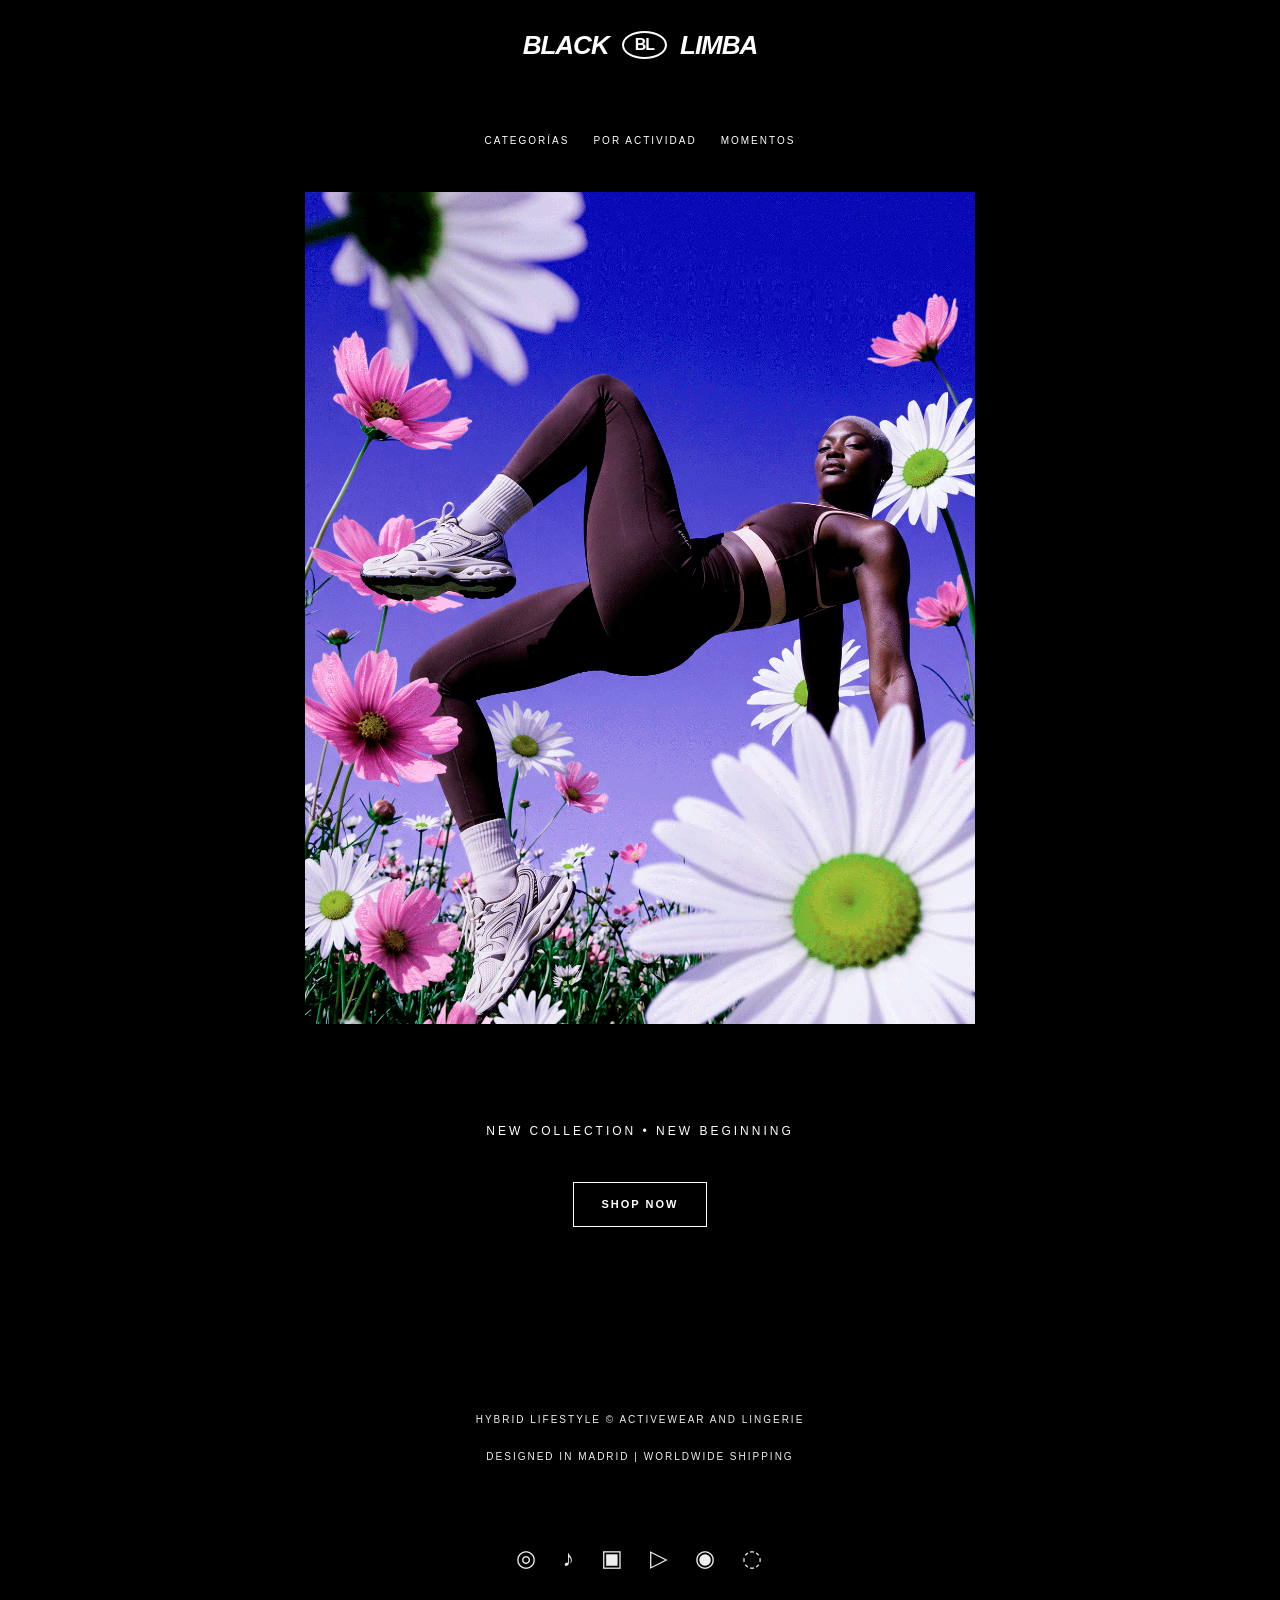
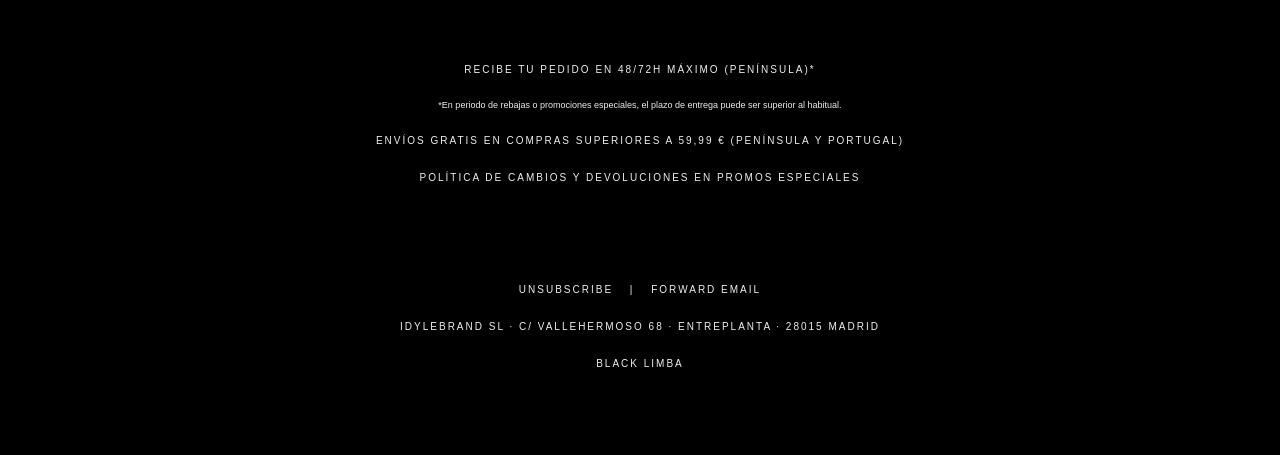
<file: newsletters/drop.html>
<!doctype html><html lang="en"><head><meta charset="utf-8"><meta name="viewport" content="width=device-width,initial-scale=1"><style>*{box-sizing:border-box}html,body{margin:0;padding:0;background:#000}body{font-family:Arial,Helvetica,sans-serif;color:#fff}.mail{width:670px;max-width:100%;margin:auto;background:#000;overflow:hidden}.mail-header{padding:0}.mail-brand{height:90px;background:#000;color:#fff;display:flex;align-items:center;justify-content:center;gap:13px;font-size:26px;letter-spacing:-1px;font-style:italic;font-weight:900}.mail-brand span{font-size:16px;letter-spacing:-1px;border:2px solid white;border-radius:50%;padding:3px 11px;font-style:normal}.mail-nav{height:102px;display:flex;justify-content:center;align-items:center;font-size:10px;letter-spacing:2px;white-space:nowrap;color:#fff}.mail img{display:block;max-width:100%;height:auto}.mail-hero{width:100%}.mail-fisheye{width:100%;background:#000;object-fit:contain}.mail-message{padding:95px 30px 92px;text-align:center;font-size:12px;line-height:2.1;letter-spacing:3px}.mail-message p{margin:0}.mail-message em{color:#d5d954;font-style:normal}.mail-button{display:inline-block;border:1px solid #fff;padding:15px 28px;margin-top:38px;color:#fff;font-weight:700;font-size:11px;line-height:1.2;letter-spacing:2px}.mail-grid{display:grid;grid-template-columns:repeat(2,minmax(0,1fr));gap:18px;padding:0 12px}.mail-grid img{width:100%;height:100%;aspect-ratio:1/1;object-fit:cover}.mail-grid .mail-black{background:#000;aspect-ratio:1/1}.mail-rose{width:100%;background:#000}.mail-footer{background:#000;padding:90px 26px 65px;text-align:center;color:#eee;font-size:10px;letter-spacing:2px;line-height:2.2}.mail-footer p{margin:0 0 15px}.mail-footer .mail-social{font-size:23px;margin:65px 0 75px}.mail-footer .mail-small{font-size:9px;letter-spacing:0}.mail-footer .mail-end{margin-top:90px}@media(max-width:550px){.mail-header{padding:12px 12px 0}.mail-brand{height:55px;font-size:18px}.mail-nav{height:70px;font-size:8px;letter-spacing:1px}.mail-message{padding:55px 16px;font-size:10px;letter-spacing:1.8px}.mail-grid{gap:8px;padding:0 8px}.mail-footer{padding:60px 15px;font-size:8px;letter-spacing:1px}}</style></head><body><main class="mail"><header class="mail-header"><div class="mail-brand"><b>BLACK</b><span>BL</span><b>LIMBA</b></div></header><nav class="mail-nav">CATEGORÍAS　　POR ACTIVIDAD　　MOMENTOS</nav><img class="mail-hero" src="../assets/crm-originals/drop-hero.gif" alt="START campaign creative" loading="eager"><div class="mail-message"><p>NEW COLLECTION • NEW BEGINNING</p><span class="mail-button">SHOP NOW</span></div><footer class="mail-footer"><p>HYBRID LIFESTYLE © ACTIVEWEAR AND LINGERIE</p><p>DESIGNED IN MADRID | WORLDWIDE SHIPPING</p><p class="mail-social">◎　♪　▣　▷　◉　◌</p><p>RECIBE TU PEDIDO EN 48/72H MÁXIMO (PENÍNSULA)*</p><p class="mail-small">*En periodo de rebajas o promociones especiales, el plazo de entrega puede ser superior al habitual.</p><p>ENVÍOS GRATIS EN COMPRAS SUPERIORES A 59,99 € (PENÍNSULA Y PORTUGAL)</p><p>POLÍTICA DE CAMBIOS Y DEVOLUCIONES EN PROMOS ESPECIALES</p><p class="mail-end">UNSUBSCRIBE　 |　 FORWARD EMAIL</p><p>IDYLEBRAND SL · C/ VALLEHERMOSO 68 · ENTREPLANTA · 28015 MADRID</p><p>BLACK LIMBA</p></footer></main></body></html>
</file>
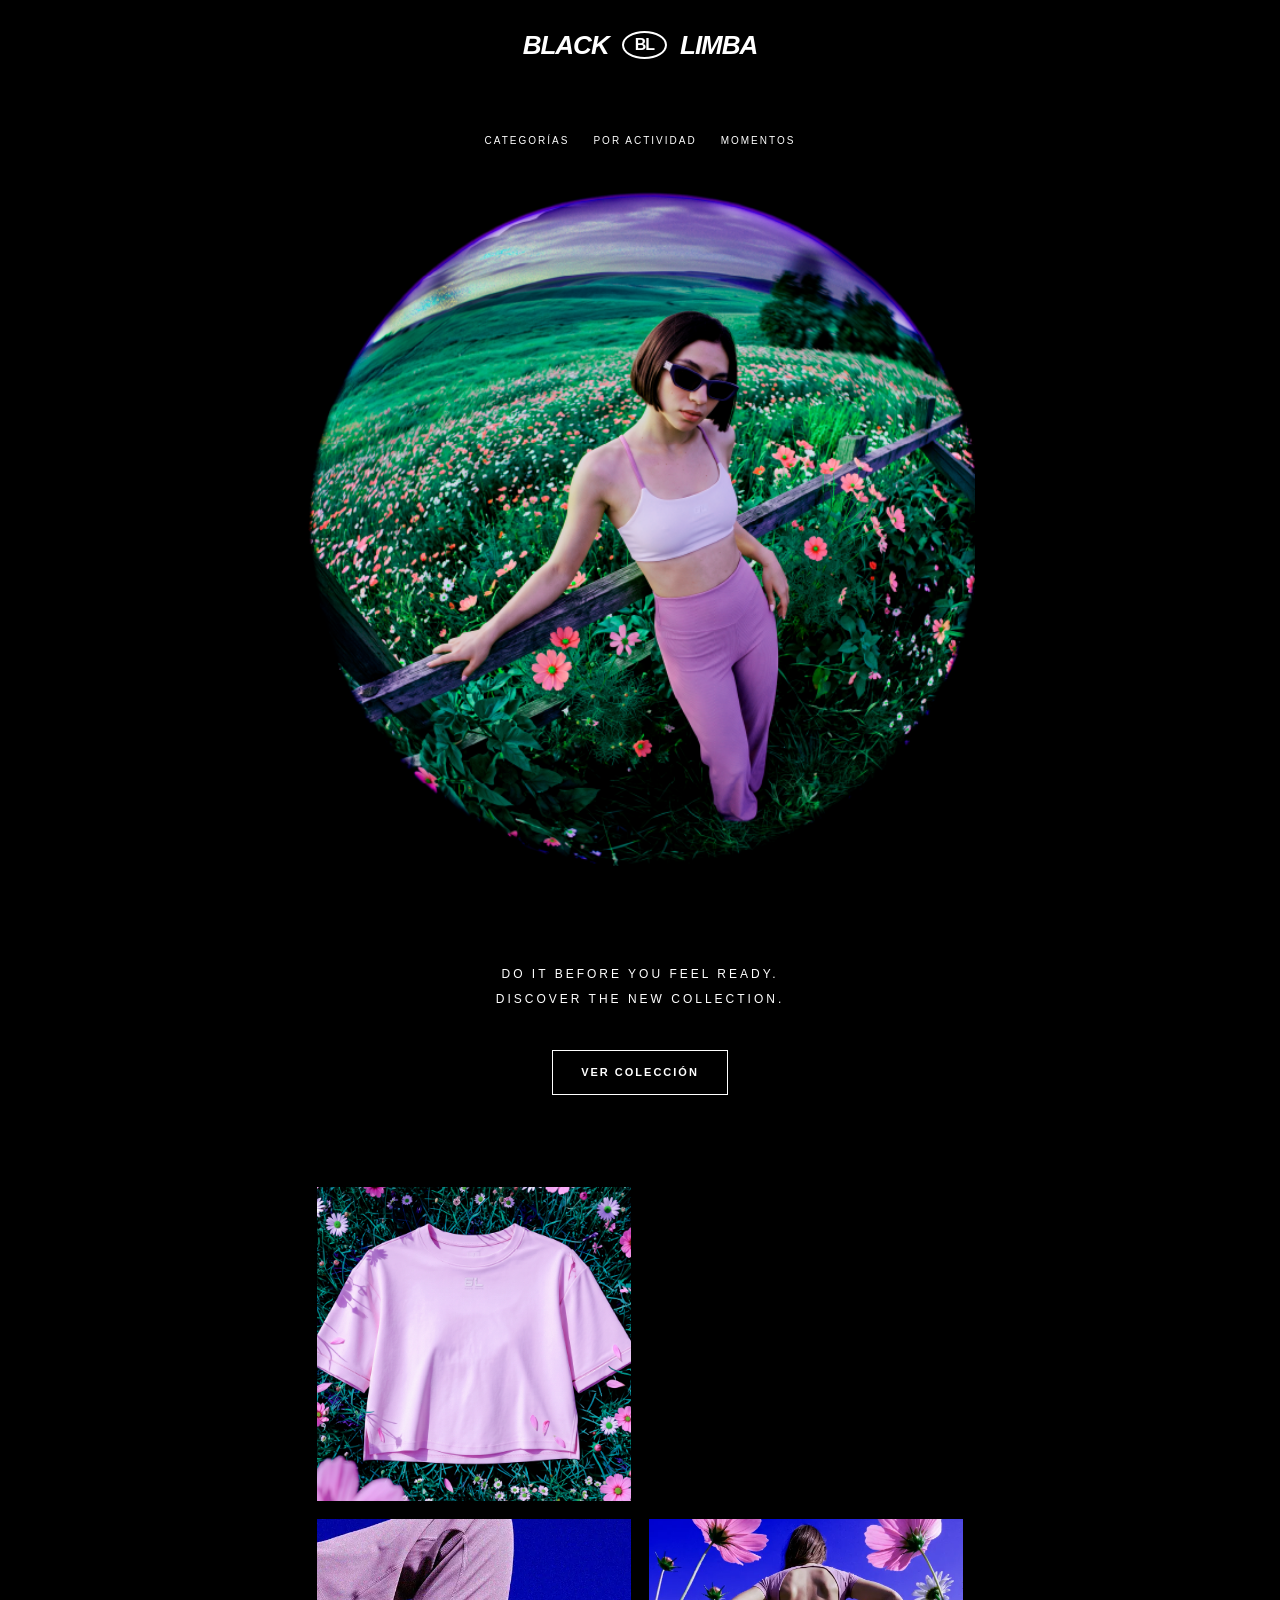
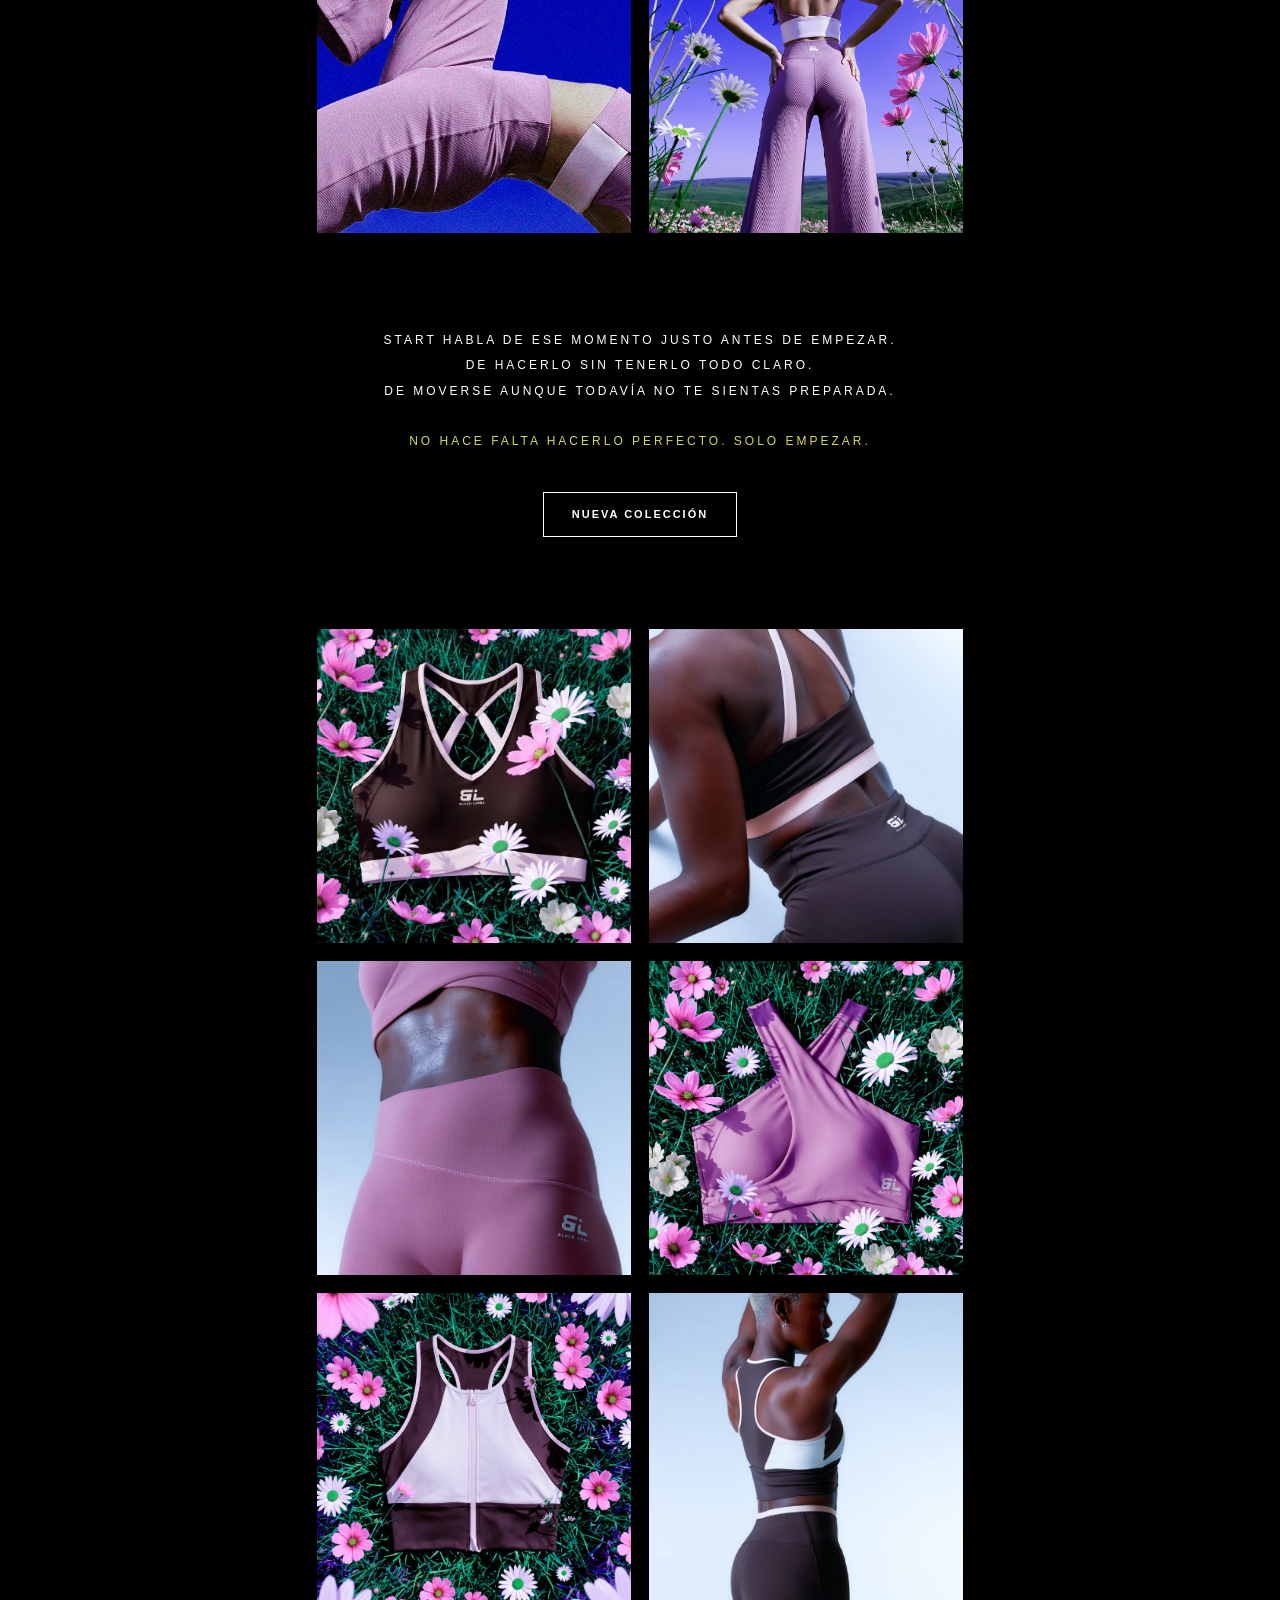
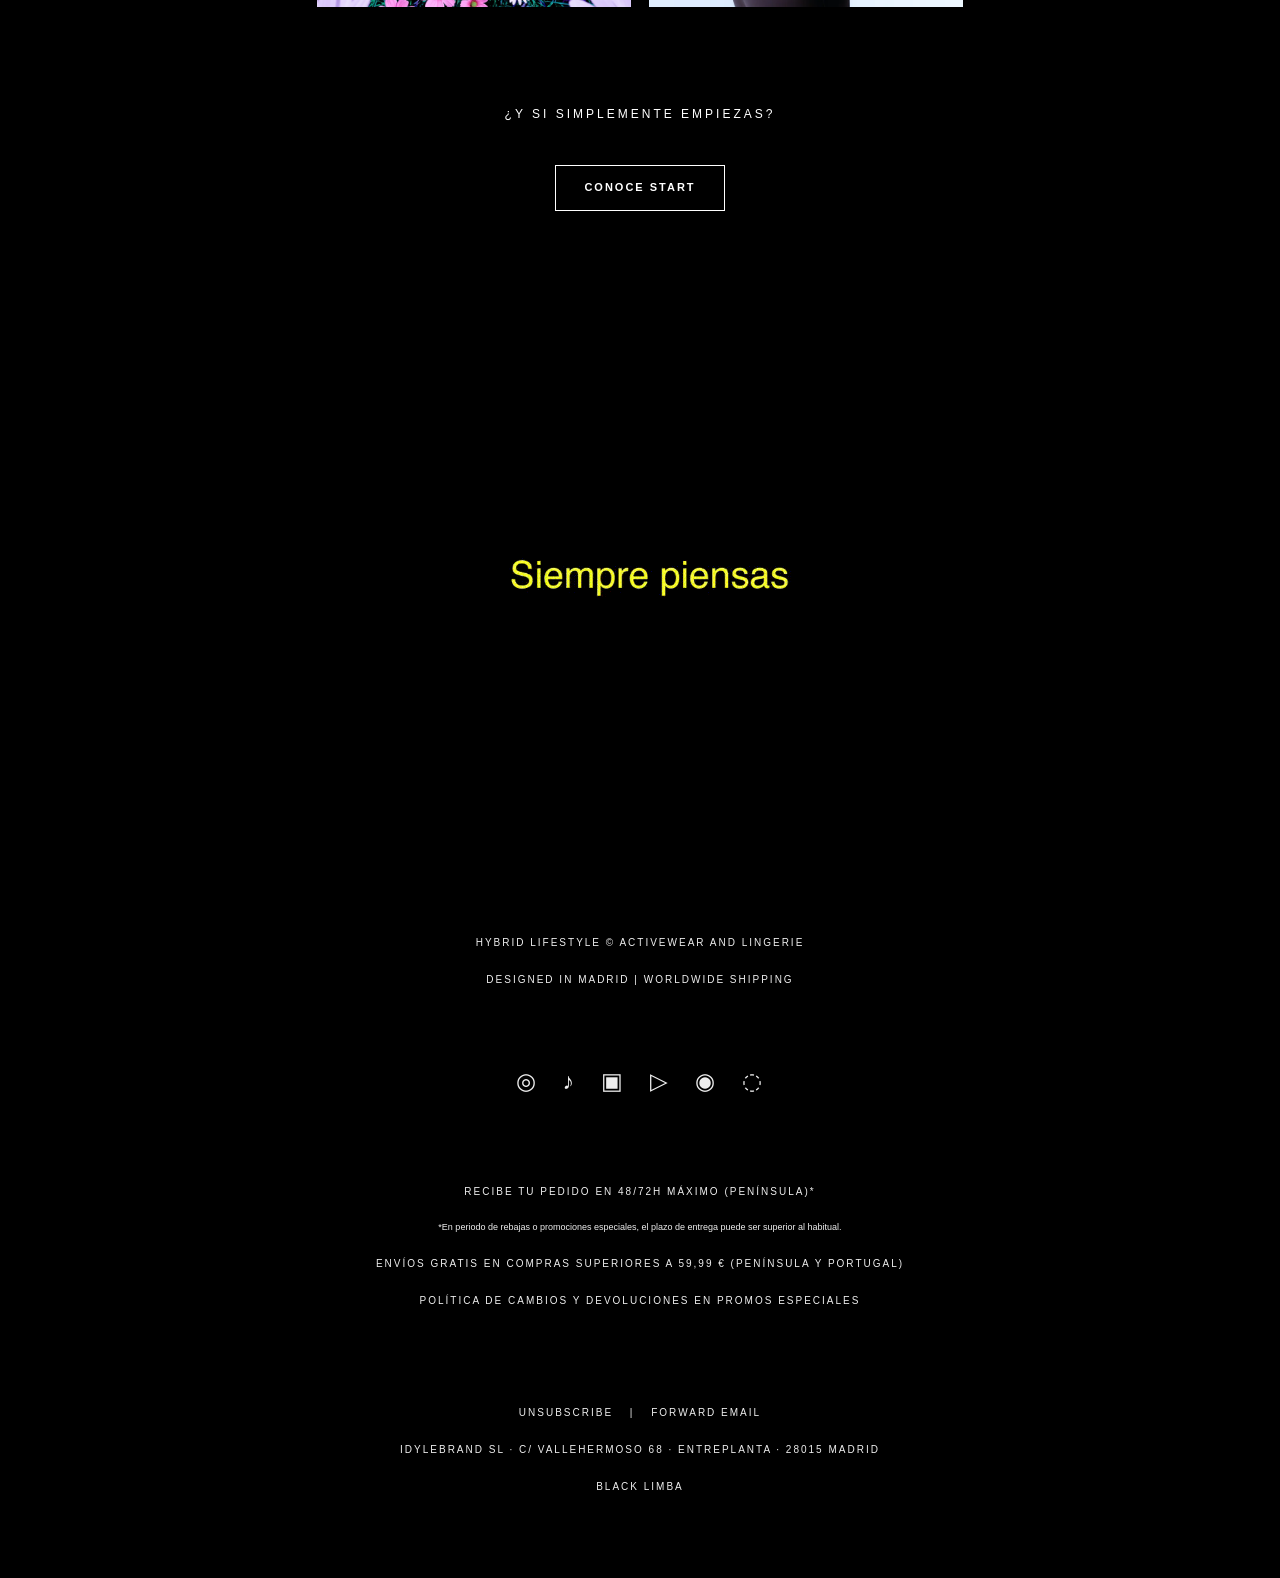
<file: newsletters/storytelling.html>
<!doctype html><html lang="en"><head><meta charset="utf-8"><meta name="viewport" content="width=device-width,initial-scale=1"><style>*{box-sizing:border-box}html,body{margin:0;padding:0;background:#000}body{font-family:Arial,Helvetica,sans-serif;color:#fff}.mail{width:670px;max-width:100%;margin:auto;background:#000;overflow:hidden}.mail-header{padding:0}.mail-brand{height:90px;background:#000;color:#fff;display:flex;align-items:center;justify-content:center;gap:13px;font-size:26px;letter-spacing:-1px;font-style:italic;font-weight:900}.mail-brand span{font-size:16px;letter-spacing:-1px;border:2px solid white;border-radius:50%;padding:3px 11px;font-style:normal}.mail-nav{height:102px;display:flex;justify-content:center;align-items:center;font-size:10px;letter-spacing:2px;white-space:nowrap;color:#fff}.mail img{display:block;max-width:100%;height:auto}.mail-hero{width:100%}.mail-fisheye{width:100%;background:#000;object-fit:contain}.mail-message{padding:95px 30px 92px;text-align:center;font-size:12px;line-height:2.1;letter-spacing:3px}.mail-message p{margin:0}.mail-message em{color:#d5d954;font-style:normal}.mail-button{display:inline-block;border:1px solid #fff;padding:15px 28px;margin-top:38px;color:#fff;font-weight:700;font-size:11px;line-height:1.2;letter-spacing:2px}.mail-grid{display:grid;grid-template-columns:repeat(2,minmax(0,1fr));gap:18px;padding:0 12px}.mail-grid img{width:100%;height:100%;aspect-ratio:1/1;object-fit:cover}.mail-grid .mail-black{background:#000;aspect-ratio:1/1}.mail-rose{width:100%;background:#000}.mail-footer{background:#000;padding:90px 26px 65px;text-align:center;color:#eee;font-size:10px;letter-spacing:2px;line-height:2.2}.mail-footer p{margin:0 0 15px}.mail-footer .mail-social{font-size:23px;margin:65px 0 75px}.mail-footer .mail-small{font-size:9px;letter-spacing:0}.mail-footer .mail-end{margin-top:90px}@media(max-width:550px){.mail-header{padding:12px 12px 0}.mail-brand{height:55px;font-size:18px}.mail-nav{height:70px;font-size:8px;letter-spacing:1px}.mail-message{padding:55px 16px;font-size:10px;letter-spacing:1.8px}.mail-grid{gap:8px;padding:0 8px}.mail-footer{padding:60px 15px;font-size:8px;letter-spacing:1px}}</style></head><body><main class="mail"><header class="mail-header"><div class="mail-brand"><b>BLACK</b><span>BL</span><b>LIMBA</b></div></header><nav class="mail-nav">CATEGORÍAS　　POR ACTIVIDAD　　MOMENTOS</nav><img class="mail-fisheye" src="../assets/crm-originals/drop-fisheye.png" alt="START campaign creative" loading="eager"><div class="mail-message"><p>DO IT BEFORE YOU FEEL READY.<br>DISCOVER THE NEW COLLECTION.</p><span class="mail-button">VER COLECCIÓN</span></div><div class="mail-grid"><img class="" src="../assets/crm-originals/story-top.png" alt="START campaign creative" loading="eager"><div class="mail-black"></div><img class="" src="../assets/crm-originals/story-purple-leg.webp" alt="START campaign creative" loading="eager"><img class="" src="../assets/crm-originals/story-model.webp" alt="START campaign creative" loading="eager"></div><div class="mail-message"><p>START HABLA DE ESE MOMENTO JUSTO ANTES DE EMPEZAR.<br>DE HACERLO SIN TENERLO TODO CLARO.<br>DE MOVERSE AUNQUE TODAVÍA NO TE SIENTAS PREPARADA.<br><br><em>NO HACE FALTA HACERLO PERFECTO. SOLO EMPEZAR.</em></p><span class="mail-button">NUEVA COLECCIÓN</span></div><div class="mail-grid"><img class="" src="../assets/crm-originals/story-bra.webp" alt="START campaign creative" loading="eager"><img class="" src="../assets/crm-originals/story-back.webp" alt="START campaign creative" loading="eager"><img class="" src="../assets/crm-originals/story-pink.webp" alt="START campaign creative" loading="eager"><img class="" src="../assets/crm-originals/story-cross.webp" alt="START campaign creative" loading="eager"><img class="" src="../assets/crm-originals/story-vest.webp" alt="START campaign creative" loading="eager"><img class="" src="../assets/crm-originals/story-model-back.webp" alt="START campaign creative" loading="eager"></div><div class="mail-message"><p>¿Y SI SIMPLEMENTE EMPIEZAS?</p><span class="mail-button">CONOCE START</span></div><img class="mail-rose" src="../assets/crm-originals/story-rose.gif" alt="START campaign creative" loading="eager"><footer class="mail-footer"><p>HYBRID LIFESTYLE © ACTIVEWEAR AND LINGERIE</p><p>DESIGNED IN MADRID | WORLDWIDE SHIPPING</p><p class="mail-social">◎　♪　▣　▷　◉　◌</p><p>RECIBE TU PEDIDO EN 48/72H MÁXIMO (PENÍNSULA)*</p><p class="mail-small">*En periodo de rebajas o promociones especiales, el plazo de entrega puede ser superior al habitual.</p><p>ENVÍOS GRATIS EN COMPRAS SUPERIORES A 59,99 € (PENÍNSULA Y PORTUGAL)</p><p>POLÍTICA DE CAMBIOS Y DEVOLUCIONES EN PROMOS ESPECIALES</p><p class="mail-end">UNSUBSCRIBE　 |　 FORWARD EMAIL</p><p>IDYLEBRAND SL · C/ VALLEHERMOSO 68 · ENTREPLANTA · 28015 MADRID</p><p>BLACK LIMBA</p></footer></main></body></html>
</file>
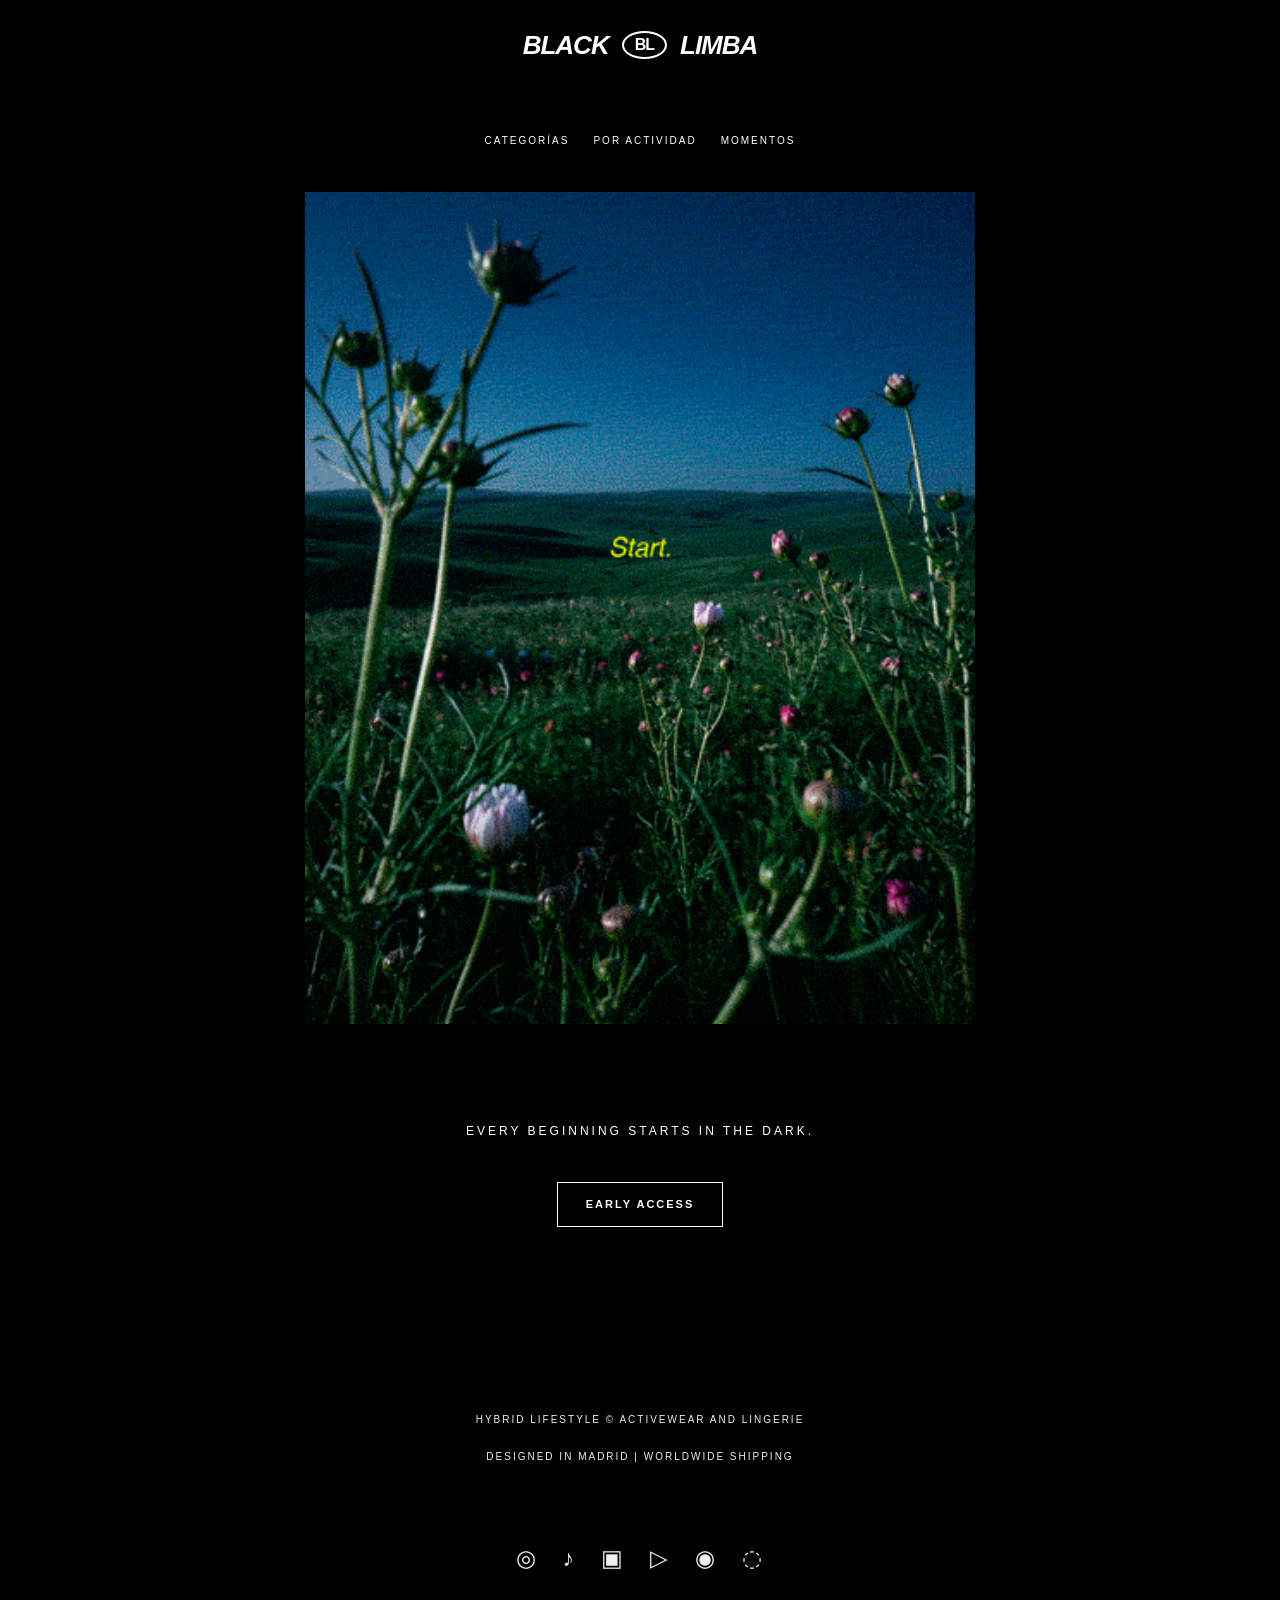
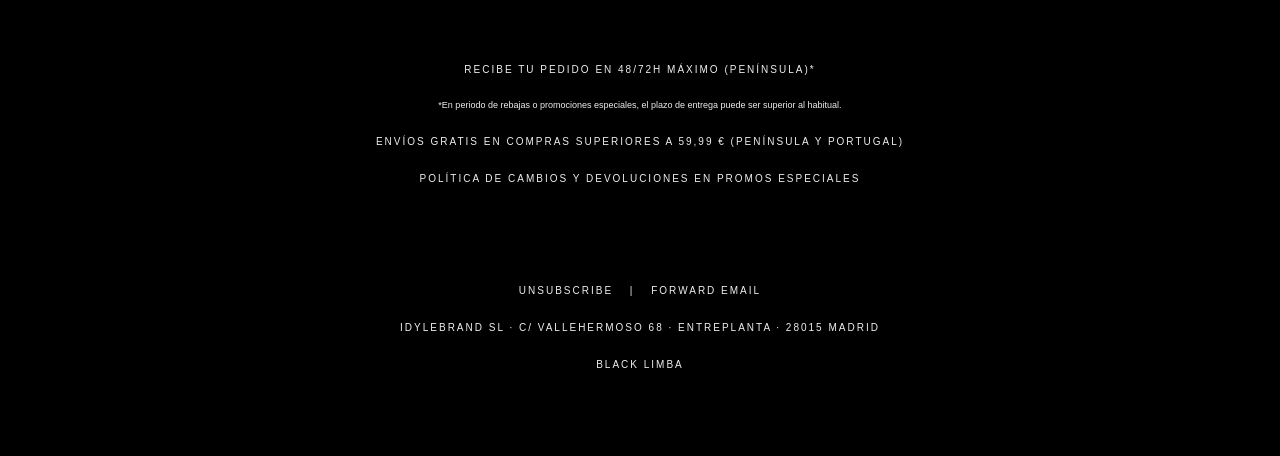
<file: newsletters/teaser.html>
<!doctype html><html lang="en"><head><meta charset="utf-8"><meta name="viewport" content="width=device-width,initial-scale=1"><style>*{box-sizing:border-box}html,body{margin:0;padding:0;background:#000}body{font-family:Arial,Helvetica,sans-serif;color:#fff}.mail{width:670px;max-width:100%;margin:auto;background:#000;overflow:hidden}.mail-header{padding:0}.mail-brand{height:90px;background:#000;color:#fff;display:flex;align-items:center;justify-content:center;gap:13px;font-size:26px;letter-spacing:-1px;font-style:italic;font-weight:900}.mail-brand span{font-size:16px;letter-spacing:-1px;border:2px solid white;border-radius:50%;padding:3px 11px;font-style:normal}.mail-nav{height:102px;display:flex;justify-content:center;align-items:center;font-size:10px;letter-spacing:2px;white-space:nowrap;color:#fff}.mail img{display:block;max-width:100%;height:auto}.mail-hero{width:100%}.mail-fisheye{width:100%;background:#000;object-fit:contain}.mail-message{padding:95px 30px 92px;text-align:center;font-size:12px;line-height:2.1;letter-spacing:3px}.mail-message p{margin:0}.mail-message em{color:#d5d954;font-style:normal}.mail-button{display:inline-block;border:1px solid #fff;padding:15px 28px;margin-top:38px;color:#fff;font-weight:700;font-size:11px;line-height:1.2;letter-spacing:2px}.mail-grid{display:grid;grid-template-columns:repeat(2,minmax(0,1fr));gap:18px;padding:0 12px}.mail-grid img{width:100%;height:100%;aspect-ratio:1/1;object-fit:cover}.mail-grid .mail-black{background:#000;aspect-ratio:1/1}.mail-rose{width:100%;background:#000}.mail-footer{background:#000;padding:90px 26px 65px;text-align:center;color:#eee;font-size:10px;letter-spacing:2px;line-height:2.2}.mail-footer p{margin:0 0 15px}.mail-footer .mail-social{font-size:23px;margin:65px 0 75px}.mail-footer .mail-small{font-size:9px;letter-spacing:0}.mail-footer .mail-end{margin-top:90px}@media(max-width:550px){.mail-header{padding:12px 12px 0}.mail-brand{height:55px;font-size:18px}.mail-nav{height:70px;font-size:8px;letter-spacing:1px}.mail-message{padding:55px 16px;font-size:10px;letter-spacing:1.8px}.mail-grid{gap:8px;padding:0 8px}.mail-footer{padding:60px 15px;font-size:8px;letter-spacing:1px}}</style></head><body><main class="mail"><header class="mail-header"><div class="mail-brand"><b>BLACK</b><span>BL</span><b>LIMBA</b></div></header><nav class="mail-nav">CATEGORÍAS　　POR ACTIVIDAD　　MOMENTOS</nav><img class="mail-hero" src="../assets/crm-originals/teaser-field.gif" alt="START campaign creative" loading="eager"><div class="mail-message"><p>EVERY BEGINNING STARTS IN THE DARK.</p><span class="mail-button">EARLY ACCESS</span></div><footer class="mail-footer"><p>HYBRID LIFESTYLE © ACTIVEWEAR AND LINGERIE</p><p>DESIGNED IN MADRID | WORLDWIDE SHIPPING</p><p class="mail-social">◎　♪　▣　▷　◉　◌</p><p>RECIBE TU PEDIDO EN 48/72H MÁXIMO (PENÍNSULA)*</p><p class="mail-small">*En periodo de rebajas o promociones especiales, el plazo de entrega puede ser superior al habitual.</p><p>ENVÍOS GRATIS EN COMPRAS SUPERIORES A 59,99 € (PENÍNSULA Y PORTUGAL)</p><p>POLÍTICA DE CAMBIOS Y DEVOLUCIONES EN PROMOS ESPECIALES</p><p class="mail-end">UNSUBSCRIBE　 |　 FORWARD EMAIL</p><p>IDYLEBRAND SL · C/ VALLEHERMOSO 68 · ENTREPLANTA · 28015 MADRID</p><p>BLACK LIMBA</p></footer></main></body></html>
</file>
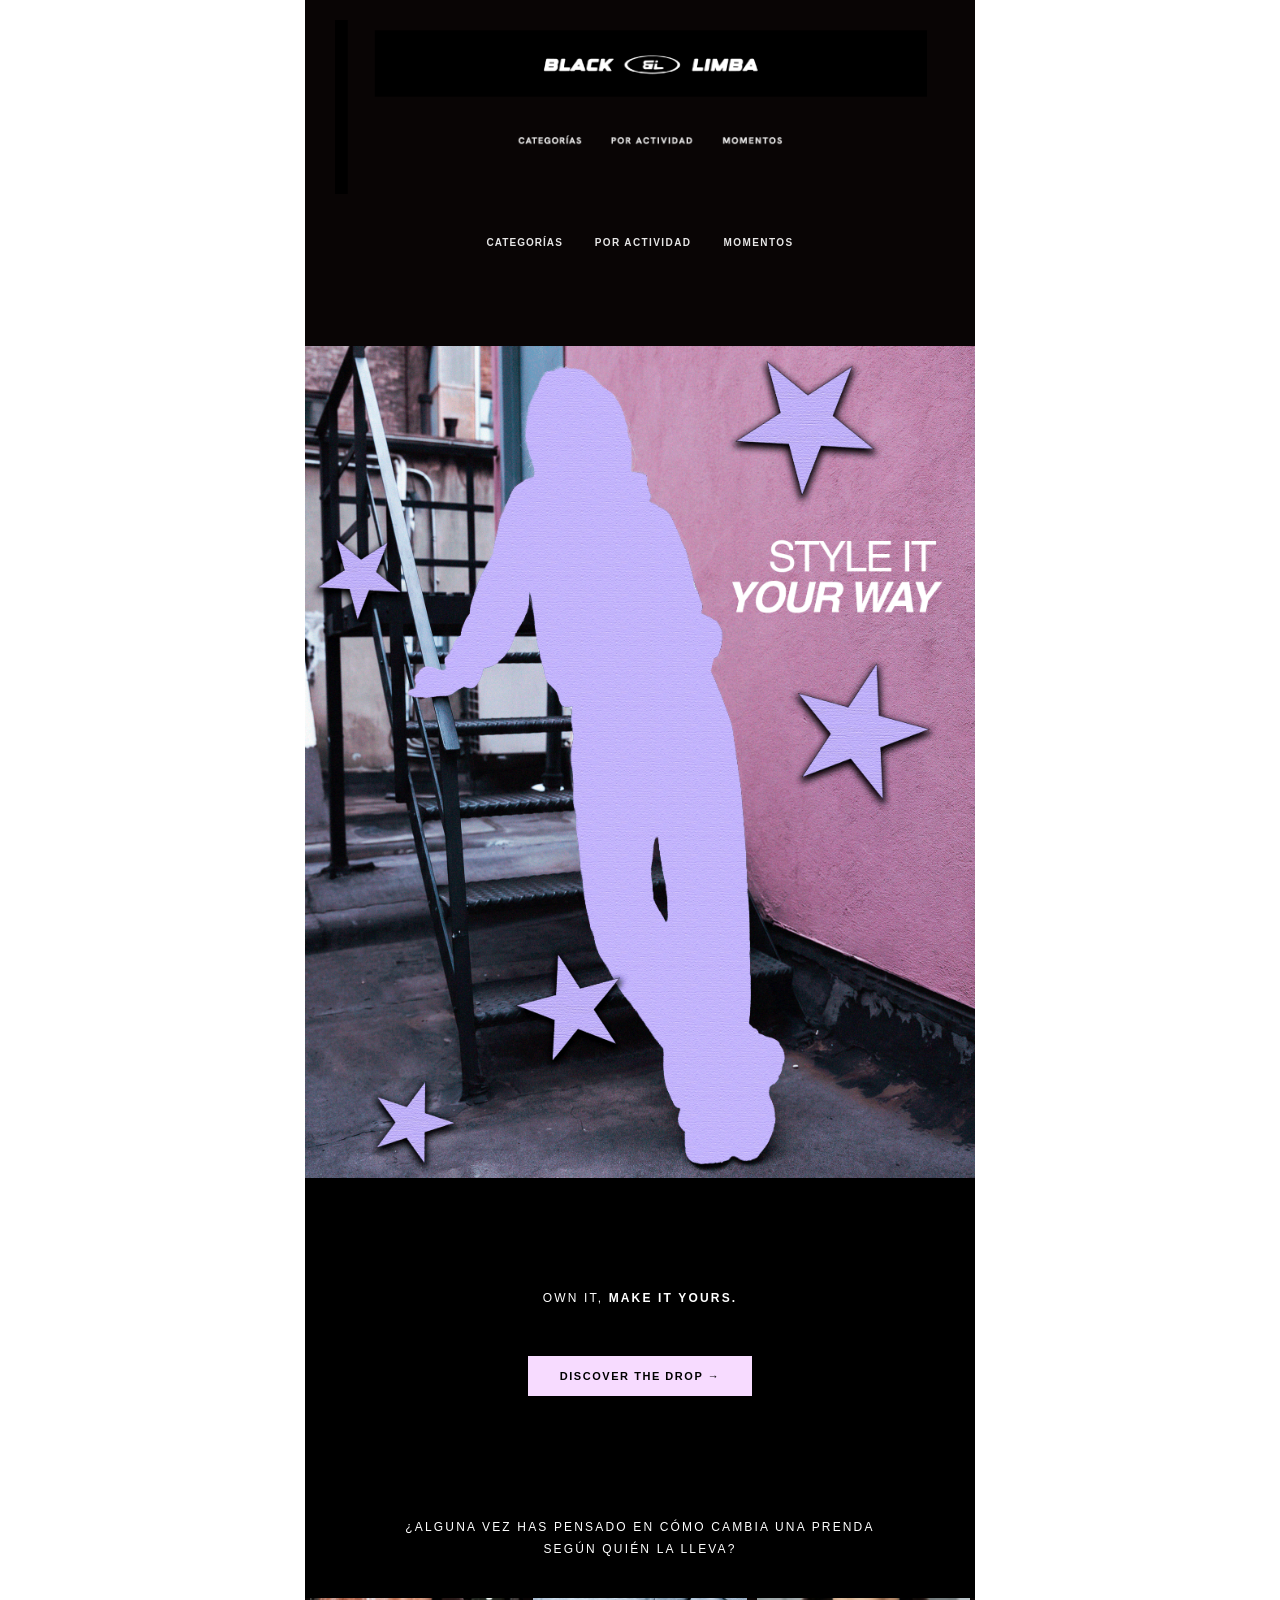
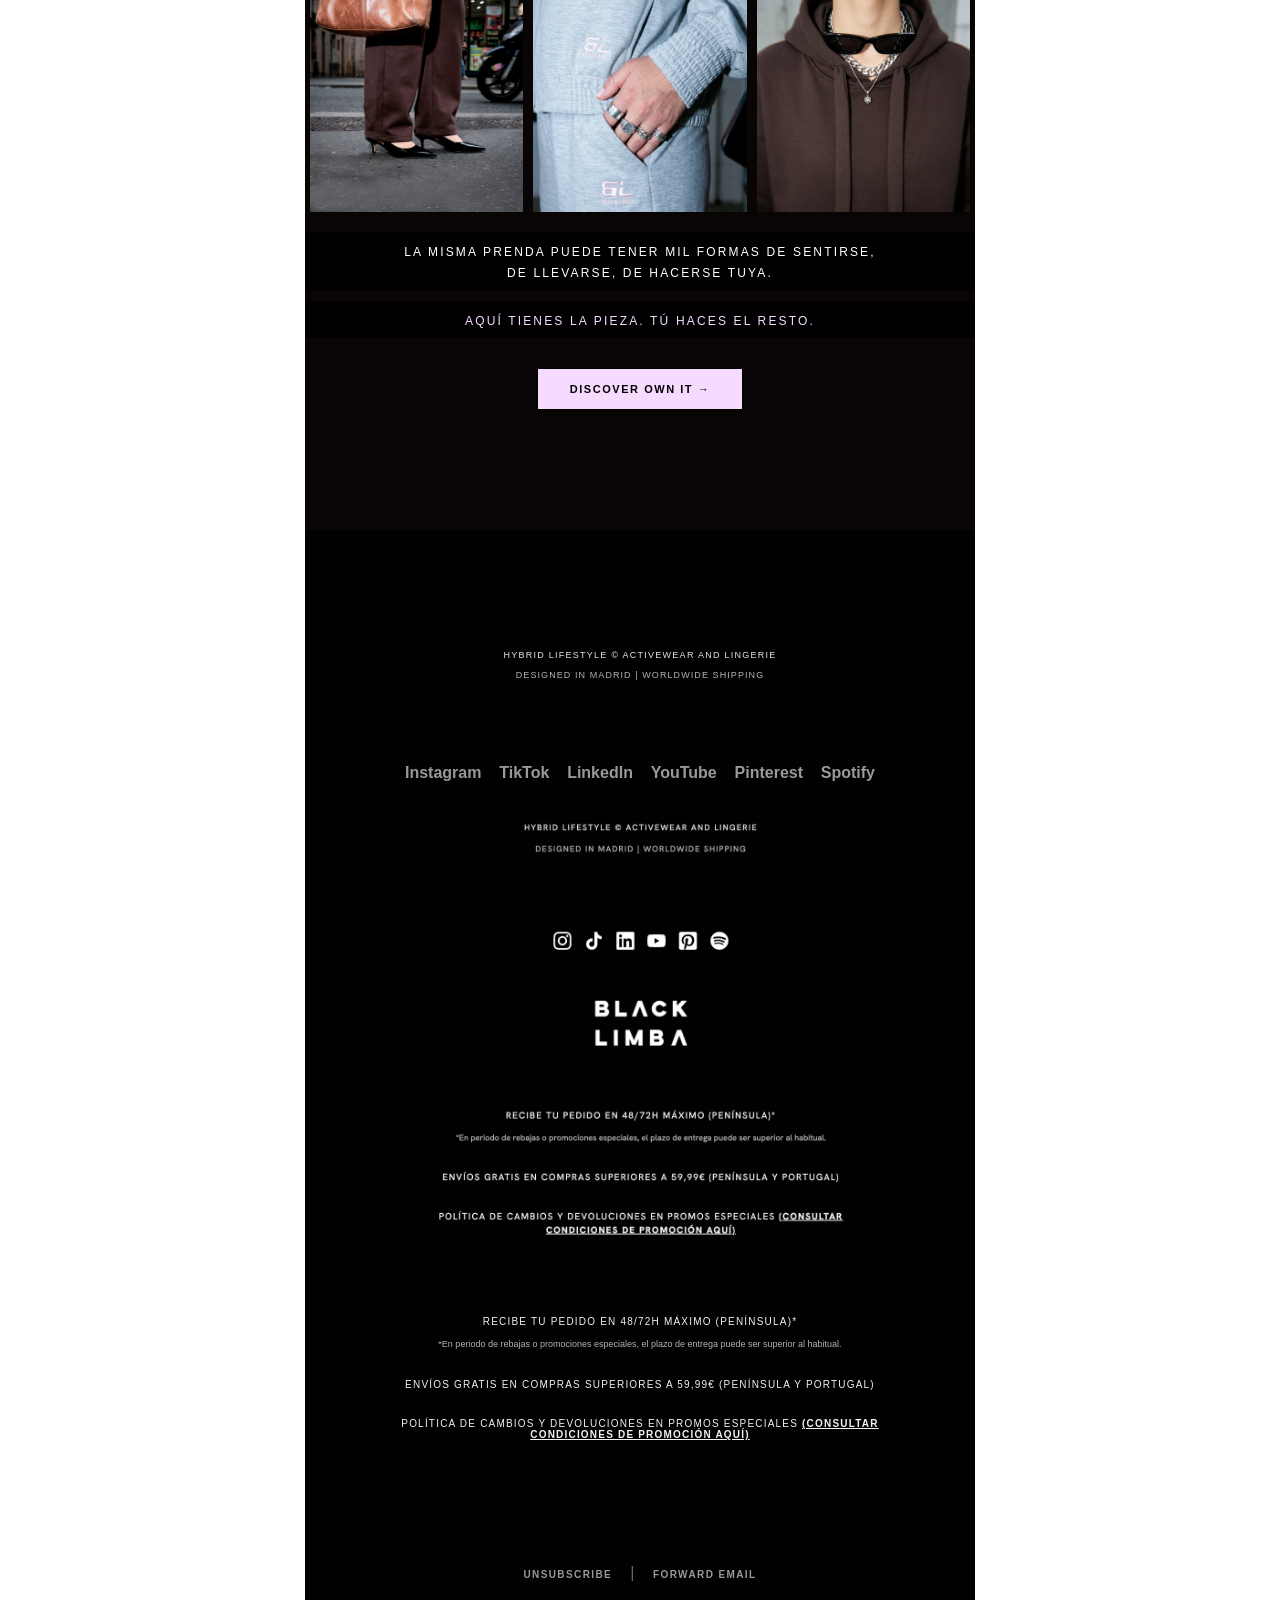
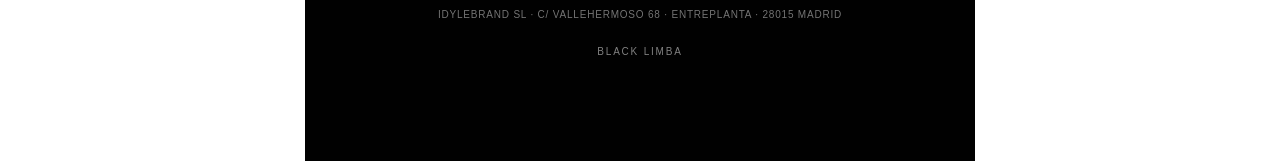
<file: own-it/newsletters/01-chandal-con-tacones.html>
<!DOCTYPE html>

<html style="line-height: inherit; margin: 0; padding: 0;" xmlns="http://www.w3.org/1999/xhtml" xmlns:o="urn:schemas-microsoft-com:office:office">
<!--<![endif]-->
<head>
<!--[if gte mso 9]><xml>
<o:OfficeDocumentSettings>
<o:AllowPNG/>
<o:PixelsPerInch>96</o:PixelsPerInch>
</o:OfficeDocumentSettings>
</xml><![endif]-->
<meta content="text/html; charset=utf-8" http-equiv="Content-Type"/>
<meta content="width=device-width" name="viewport"/>
<meta content="¿Chándal con tacones? Sí." name="subject"/>
<meta content="Black Limba&lt;mayday@blacklimba.com&gt;" name="author"/>
<!--[if !mso]><!-->
<meta content="IE=edge" http-equiv="X-UA-Compatible"/>
<!--<![endif]--><title></title>
<style type="text/css">
p {
margin: 0;
}
.cn_table {
border-collapse: collapse;
table-layout: fixed;
}
* {
line-height: inherit;
}
a[x-apple-data-detectors=true] {
color: inherit !important;
text-decoration: none !important;
}
.ie-browser .col{
display: table-cell;
float: none !important;
vertical-align: top;
}

.block-grid {
width: 670px !important;
}
.block-grid .inner-block-grid{
border-collapse: collapse;
display: table;
width: 100%;
table-layout: fixed;
}
.block-grid .col {
display: table-cell;
vertical-align: top;
}
.block-grid .width-100 {
width: 670px !important;
}
.block-grid .width-75 {
width: 502px !important;
}
.block-grid .width-67 {
width: 448px !important;
}
.block-grid .width-50 {
width: 335px !important;
}
.block-grid .width-34 {
width: 227px !important;
}
.block-grid .width-33 {
width: 221px !important;
}
.block-grid .width-33-33 {
width: 223.31px !important;
}

.block-grid .width-25 {
width: 167px !important;
}
.block-grid .width-20 {
width: 134px !important;
}
.block-grid .width-17 {
width: 111px !important;
}
#cn_body {
background-color: #000000;
font-family: Arial, 'Helvetica Neue', Helvetica, sans-serif;
}
#cn_body a {
color: #999999;
font-style: normal;
font-weight: bold;
text-decoration: none;
}
@media (max-width: 737px) {
.block-grid {
width: 100% !important;
}
.block-grid .responsive-width-100 {
display: block !important;
max-width: 100% !important;
width: 100% !important;
}
.block-grid .responsive-width-75 {
max-width: 75% !important;
width: 75% !important;
}
.block-grid .responsive-width-67 {
max-width: 67% !important;
width: 67% !important;
}
.block-grid .responsive-width-50 {
max-width: 50% !important;
width: 50% !important;
}
.block-grid .responsive-width-34 {
max-width: 34% !important;
width: 34% !important;
}
.block-grid .responsive-width-33 {
max-width: 33% !important;
width: 33% !important;
}
.block-grid .responsive-width-33-33 {
max-width: 33.33% !important;
width: 33.33% !important;
}

.block-grid .responsive-width-25 {
max-width: 25% !important;
width: 25% !important;
}
.block-grid .responsive-width-20 {
max-width: 20% !important;
width: 20% !important;
}
.block-grid .responsive-width-17 {
max-width: 16.66% !important;
width: 16.66% !important;
}
.block-grid .col > div {
margin: 0 auto;
}
}
</style>
<style>html,body{margin:0!important;overflow-x:hidden;max-width:100%}body{background:#fff!important}.block-grid{max-width:670px!important}img{max-width:100%;height:auto}</style></head><!--[if mso]>
<body id="cn_body" class="mso-container">
<![endif]-->
<!--[if !mso]><!-->
<body id="cn_body" style="line-height: inherit; background-color: #000000; font-family: Arial, 'Helvetica Neue', Helvetica, sans-serif; margin: 0; padding: 0; -webkit-text-size-adjust: 100%;">
<!--<![endif]-->
<span class="cn_preheader" style="display: none; font-size: 1px; color: #333333; line-height: 1px; max-height: 0px; max-width: 0px; opacity: 0; overflow: hidden;">
Descubre OWN IT y hazlo tuyo.͏ ‌     ­ ͏ ‌     ­ ͏ ‌     ­ ͏ ‌     ­ ͏ ‌     ­ ͏ ‌     ­ ͏ ‌     ­ ͏ ‌     ­ ͏ ‌     ­ ͏ ‌     ­ ͏ ‌     ­ ͏ ‌     ­ ͏ ‌     ­ ͏ ‌     ­ ͏ ‌     ­ ͏ ‌     ­ ͏ ‌     ­ ͏ ‌     ­ ͏ ‌     ­ ͏ ‌     ­ ͏ ‌     ­ ͏ ‌     ­ ͏ ‌     ­ ͏ ‌     ­ ͏ ‌     ­ ͏ ‌     ­ ͏ ‌     ­ ͏ ‌     ­ ͏ ‌     ­ ͏ ‌     ­ ͏ ‌     ­ ͏ ‌     ­ ͏ ‌     ­ ͏ ‌     ­ ͏ ‌     ­ ͏ ‌     ­ ͏ ‌     ­ ͏ ‌     ­ ͏ ‌     ­ ͏ ‌     ­ ͏ ‌     ­ ͏ ‌     ­ ͏ ‌     ­ ͏ ‌     ­ ͏ 
</span>
<div class="nl-container" style="line-height: inherit; min-width: 320px; Margin: 0 auto;">
<div id="cn_blocks" style="line-height: inherit;">
<!--[if (mso)|(IE)]><table class="cn_table" width="100%" cellpadding="0" cellspacing="0" border="0"><tr><td align="center" style="background-color: #000000;"><![endif]-->
<div style="line-height: inherit; background-color: transparent;">
<div class="block-grid" style="line-height: inherit; Margin: 0 auto; max-width: 670px; overflow-wrap: break-word; word-wrap: break-word; word-break: break-word; background-color: #090505; width: 670px;">
<div class="inner-block-grid" style="line-height: inherit; border-collapse: collapse; display: table; width: 100%; table-layout: fixed;">
<!--[if (mso)|(IE)]><table class="cn_table" width="100%" cellpadding="0" cellspacing="0" border="0"><tr><td style="background-color:;" align="center"><table class="cn_table" cellpadding="0" cellspacing="0" border="0" style="width: 670px;"><tr class="layout-full-width" style="background-color:transparent;"><![endif]-->
<!--[if (mso)|(IE)]><td bgcolor="#090505" align="center" width="670" style=" width:670px; padding-right: 0px; padding-left: 0px; border-top: 0px solid transparent; border-left: 0px solid transparent; border-bottom: 0px solid transparent; border-right: 0px solid transparent;" valign="top"><![endif]-->
<div class="col width-100 responsive-width-100" style="line-height: inherit; Float: left; background-color: transparent; display: table-cell; vertical-align: top; width: 670px;">
<div style="line-height: 20px; font-size: 1px;"> </div>
<div style="line-height: inherit; background-color: transparent;">
<div style="line-height: inherit; width: 100%;">
<div align="center" style="line-height: inherit;">
<!--[if !mso]><!-->
<div align="center" style="line-height: inherit; margin-right: 30px; margin-left: 30px;">
<!--<![endif]-->
<!--[if mso]>
<table class="cn_table" width="100%" cellpadding="0" cellspacing="0" border="0"><tr><td style="padding-right: 30px;padding-left: 30px;" align="center">
<![endif]-->
<a href="#" style="line-height: inherit; color: #999999; font-style: normal; font-weight: bold; text-decoration: none;" target="_blank" title="">
<img align="center" alt="" border="0" src="../assets/first-header.png" style="line-height: inherit; outline: none; text-decoration: none; -ms-interpolation-mode: bicubic; clear: both; display: block; border: none; float: none; vertical-align: top; width: 100%;" title="" width="610"/>
</a>
<!--[if mso]>
</td></tr></table>
<![endif]-->
<!--[if !mso]><!-->
</div>
<!--<![endif]-->
</div>
</div>
</div>
<div style="line-height: inherit; background-color: transparent;">
<div style="line-height: 20px; font-size: 1px;"> </div>
<div style="line-height: inherit; width: 100%;">
<div align="center" style="line-height: inherit;">
<!--[if !mso]><!-->
<div align="center" style="line-height: inherit; margin-right: 10px; margin-left: 10px;">
<!--<![endif]-->
<!--[if mso]>
<table class="cn_table" width="100%" cellpadding="0" cellspacing="0" border="0"><tr><td style="padding-right: 10px;padding-left: 10px;" align="center">
<![endif]-->
<div style="line-height: inherit; background-color: transparent;">
<div style="line-height: inherit; width: 100%;">
<div align="center" style="line-height: inherit;">
<!--[if !mso]><!-->
<div align="center" style="line-height: inherit; margin-right: 10px; margin-left: 10px;">
<!--<![endif]-->
<!--[if mso]>
<table width="100%" cellpadding="0" cellspacing="0" border="0">
<tr><td align="center">
<![endif]-->
<table align="center" border="0" cellpadding="0" cellspacing="0" role="presentation" style="line-height: inherit;">
<tr style="line-height: inherit;">
<td align="center" style="line-height: inherit; padding: 18px 0;">
<a href="#" style="line-height: inherit; font-style: normal; font-weight: bold; font-family: 'HK Grotesk','Hanken Grotesk',Inter,'Helvetica Neue',Helvetica,Arial,sans-serif; font-size: 10px; letter-spacing: .104em; text-transform: uppercase; color: #ffffff; text-decoration: none; margin: 0 14px; opacity: .9;">
                CATEGORÍAS
              </a>
<a href="#" style="line-height: inherit; font-style: normal; font-weight: bold; font-family: 'HK Grotesk','Hanken Grotesk',Inter,'Helvetica Neue',Helvetica,Arial,sans-serif; font-size: 10px; letter-spacing: .14em; text-transform: uppercase; color: #ffffff; text-decoration: none; margin: 0 14px; opacity: .9;">
                POR ACTIVIDAD
              </a>
<a href="#" style="line-height: inherit; font-style: normal; font-weight: bold; font-family: 'HK Grotesk','Hanken Grotesk',Inter,'Helvetica Neue',Helvetica,Arial,sans-serif; font-size: 10px; letter-spacing: .14em; text-transform: uppercase; color: #ffffff; text-decoration: none; margin: 0 14px; opacity: .9;">
                MOMENTOS
              </a>
</td>
</tr>
</table>
<div style="height: 18px; line-height: 18px;"> </div>
<!--[if mso]>
</td></tr></table>
<![endif]-->
<!--[if !mso]><!-->
</div>
<!--<![endif]-->
</div>
</div>
</div>
<!--[if mso]>
</td></tr></table>
<![endif]-->
<!--[if !mso]><!-->
</div>
<!--<![endif]-->
</div>
</div>
<div style="line-height: 20px; font-size: 1px;"> </div>
</div>
<div style="line-height: 40px; font-size: 1px;"> </div>
</div>
<!--[if (mso)|(IE)]></td><![endif]-->
<!--[if (mso)|(IE)]></tr></table></td></tr></table><![endif]-->
</div>
</div>
</div>
<div style="line-height: inherit; background-color: transparent;">
<div class="block-grid" style="line-height: inherit; Margin: 0 auto; max-width: 670px; overflow-wrap: break-word; word-wrap: break-word; word-break: break-word; background-color: #090505; width: 670px;">
<div class="inner-block-grid" style="line-height: inherit; border-collapse: collapse; display: table; width: 100%; table-layout: fixed;">
<!--[if (mso)|(IE)]><table class="cn_table" width="100%" cellpadding="0" cellspacing="0" border="0"><tr><td style="background-color:;" align="center"><table class="cn_table" cellpadding="0" cellspacing="0" border="0" style="width: 670px;"><tr class="layout-full-width" style="background-color:transparent;"><![endif]-->
<!--[if (mso)|(IE)]><td bgcolor="#090505" align="center" width="670" style=" width:670px; padding-right: 0px; padding-left: 0px; border-top: 0px solid transparent; border-left: 0px solid transparent; border-bottom: 0px solid transparent; border-right: 0px solid transparent;" valign="top"><![endif]-->
<div class="col width-100 responsive-width-100" style="line-height: inherit; Float: left; background-color: transparent; display: table-cell; vertical-align: top; width: 670px;">
<div style="line-height: inherit; background-color: transparent;">
<div style="line-height: inherit; width: 100%;">
<div align="center" style="line-height: inherit;">
<!--[if !mso]><!-->
<div align="center" style="line-height: inherit; margin-right: 0px; margin-left: 0px;">
<!--<![endif]-->
<!--[if mso]>
<table class="cn_table" width="100%" cellpadding="0" cellspacing="0" border="0"><tr><td style="padding-right: 0px;padding-left: 0px;" align="center">
<![endif]-->
<a href="#" style="line-height: inherit; color: #999999; font-style: normal; font-weight: bold; text-decoration: none;" target="_blank" title="">
<img align="center" alt="" border="0" onerror="this.onerror=null;this.src='../assets/first-purple.gif'" src="https://cdn.connectif.cloud/eu2/6478bc02e6a3eddda2dcd040/images/originals/af2bb66b-d698-4943-bb9e-1a4e75a66f14-Sin-ti%CC%81tulo-1.gif" style="line-height: inherit; outline: none; text-decoration: none; -ms-interpolation-mode: bicubic; clear: both; display: block; border: none; float: none; vertical-align: top; width: 100%;" title="" width="670"/>
</a>
<!--[if mso]>
</td></tr></table>
<![endif]-->
<!--[if !mso]><!-->
</div>
<!--<![endif]-->
</div>
</div>
</div>
</div>
<!--[if (mso)|(IE)]></td><![endif]-->
<!--[if (mso)|(IE)]></tr></table></td></tr></table><![endif]-->
</div>
</div>
</div>
<div style="line-height: inherit; background-color: transparent;">
<div class="block-grid" style="line-height: inherit; Margin: 0 auto; max-width: 670px; overflow-wrap: break-word; word-wrap: break-word; word-break: break-word; background-color: #000000; width: 670px;">
<div class="inner-block-grid" style="line-height: inherit; border-collapse: collapse; display: table; width: 100%; table-layout: fixed;">
<!--[if (mso)|(IE)]><table class="cn_table" width="100%" cellpadding="0" cellspacing="0" border="0"><tr><td style="background-color:;" align="center"><table class="cn_table" cellpadding="0" cellspacing="0" border="0" style="width: 670px;"><tr class="layout-full-width" style="background-color:transparent;"><![endif]-->
<!--[if (mso)|(IE)]><td bgcolor="#000000" align="center" width="670" style=" width:670px; padding-right: 0px; padding-left: 0px; border-top: 0px solid transparent; border-left: 0px solid transparent; border-bottom: 0px solid transparent; border-right: 0px solid transparent;" valign="top"><![endif]-->
<div class="col width-100 responsive-width-100" style="line-height: inherit; Float: left; background-color: transparent; display: table-cell; vertical-align: top; width: 670px;">
<div style="line-height: 80px; font-size: 1px;"> </div>
<div style="line-height: inherit; background-color: transparent;">
<div style="line-height: 20px; font-size: 1px;"> </div>
<div style="line-height: inherit; width: 100%;">
<div style="line-height: inherit; background-color: #000000;">
<table border="0" cellpadding="0" cellspacing="0" role="presentation" style="line-height: inherit;" width="100%">
<tr style="line-height: inherit;">
<td align="center" style="line-height: inherit; padding: 0 22px;">
<table border="0" cellpadding="0" cellspacing="0" role="presentation" style="line-height: inherit; max-width: 480px;" width="100%">
<tr style="line-height: inherit;">
<td align="center" style="line-height: inherit;">
<div style="line-height: 10px; font-size: 1px;"> </div>
<p style="margin: 0; font-family: 'HK Grotesk','Hanken Grotesk',Inter,'Helvetica Neue',Helvetica,Arial,sans-serif; font-size: 12px; line-height: 1.8; letter-spacing: .18em; text-transform: uppercase; color: #ffffff; text-align: center;">

own it, <strong style="line-height: inherit;">make it yours.</strong>
</p>
<div style="line-height: 6px; font-size: 1px;"> </div>
</td>
</tr>
</table>
</td>
</tr>
</table>
</div>
</div>
<div style="line-height: 20px; font-size: 1px;"> </div>
</div>
<div style="line-height: inherit; background-color: transparent;">
<div style="line-height: 20px; font-size: 1px;"> </div>
<div style="line-height: inherit; width: 100%;">
<div align="center" style="line-height: inherit;">
<!--[if !mso]><!-->
<div align="center" style="line-height: inherit; margin-right: 10px; margin-left: 10px;">
<!--<![endif]-->
<!--[if mso]>
<table class="cn_table" width="100%" cellpadding="0" cellspacing="0" border="0"><tr><td style="padding-right: 10px;padding-left: 10px;" align="center">
<![endif]-->
<div align="center" style="line-height: inherit;">
<a href="#" style="line-height: inherit; font-style: normal; display: inline-block; padding: 14px 32px; background-color: #F7DBFF; border: 1px solid #000000; color: #000000; text-decoration: none; font-family: 'HK Grotesk','Hanken Grotesk',Inter,'Helvetica Neue',Helvetica,Arial,sans-serif; font-size: 11px; font-weight: 700; letter-spacing: .14em; text-transform: uppercase;" target="_blank">
    DISCOVER THE DROP →
  </a>
</div>
<!--[if mso]>
</td></tr></table>
<![endif]-->
<!--[if !mso]><!-->
</div>
<!--<![endif]-->
</div>
</div>
<div style="line-height: 20px; font-size: 1px;"> </div>
</div>
<div style="line-height: 80px; font-size: 1px;"> </div>
<div style="line-height: inherit; background-color: transparent;">
<div style="line-height: 10px; font-size: 1px;"> </div>
<div style="line-height: inherit; width: 100%;">
<div style="line-height: inherit; background-color: #000000;">
<table border="0" cellpadding="0" cellspacing="0" role="presentation" style="line-height: inherit;" width="100%">
<tr style="line-height: inherit;">
<td align="center" style="line-height: inherit; padding: 0 22px;">
<table border="0" cellpadding="0" cellspacing="0" role="presentation" style="line-height: inherit; max-width: 480px;" width="100%">
<tr style="line-height: inherit;">
<td align="center" style="line-height: inherit;">
<div style="line-height: 10px; font-size: 1px;"> </div>
<p style="margin: 0; font-family: 'HK Grotesk','Hanken Grotesk',Inter,'Helvetica Neue',Helvetica,Arial,sans-serif; font-size: 12px; line-height: 1.8; letter-spacing: .18em; text-transform: uppercase; color: #ffffff; text-align: center;">

¿Alguna vez has pensado en cómo cambia una prenda según quién la lleva?<br style="line-height: inherit;"/><br style="line-height: inherit;"/>
</p>
<div style="line-height: 6px; font-size: 1px;"> </div>
</td>
</tr>
</table>
</td>
</tr>
</table>
</div>
</div>
<div style="line-height: 10px; font-size: 1px;"> </div>
</div>
</div>
<!--[if (mso)|(IE)]></td><![endif]-->
<!--[if (mso)|(IE)]></tr></table></td></tr></table><![endif]-->
</div>
</div>
</div>
<div style="line-height: inherit; background-color: transparent;">
<div class="block-grid" style="line-height: inherit; Margin: 0 auto; max-width: 670px; overflow-wrap: break-word; word-wrap: break-word; word-break: break-word; background-color: #090505; width: 670px;">
<div class="inner-block-grid" style="line-height: inherit; border-collapse: collapse; display: table; width: 100%; table-layout: fixed;">
<!--[if (mso)|(IE)]><table class="cn_table" width="100%" cellpadding="0" cellspacing="0" border="0"><tr><td style="background-color:;" align="center"><table class="cn_table" cellpadding="0" cellspacing="0" border="0" style="width: 670px;"><tr class="layout-full-width" style="background-color:transparent;"><![endif]-->
<!--[if (mso)|(IE)]><td bgcolor="#090505" align="center" width="223.31" style=" width:223.31px; padding-right: 0px; padding-left: 0px; border-top: 0px solid transparent; border-left: 0px solid transparent; border-bottom: 0px solid transparent; border-right: 0px solid transparent;" valign="top"><![endif]-->
<div class="col width-33-33 responsive-width-33-33" style="line-height: inherit; Float: left; background-color: transparent; display: table-cell; vertical-align: top; width: 223.31px;">
<div style="line-height: inherit; background-color: transparent;">
<div style="line-height: inherit; width: 100%;">
<div align="center" style="line-height: inherit;">
<!--[if !mso]><!-->
<div align="center" style="line-height: inherit; margin-right: 5px; margin-left: 5px;">
<!--<![endif]-->
<!--[if mso]>
<table class="cn_table" width="100%" cellpadding="0" cellspacing="0" border="0"><tr><td style="padding-right: 5px;padding-left: 5px;" align="center">
<![endif]-->
<a href="#" style="line-height: inherit; color: #999999; font-style: normal; font-weight: bold; text-decoration: none;" target="_blank" title="">
<img align="center" alt="" border="0" src="../assets/first-heels.webp" style="line-height: inherit; outline: none; text-decoration: none; -ms-interpolation-mode: bicubic; clear: both; display: block; border: none; float: none; vertical-align: top; width: 100%;" title="" width="213"/>
</a>
<!--[if mso]>
</td></tr></table>
<![endif]-->
<!--[if !mso]><!-->
</div>
<!--<![endif]-->
</div>
</div>
</div>
</div>
<!--[if (mso)|(IE)]></td><![endif]-->
<!--[if (mso)|(IE)]><td bgcolor="#090505" align="center" width="223.31" style=" width:223.31px; padding-right: 0px; padding-left: 0px; border-top: 0px solid transparent; border-left: 0px solid transparent; border-bottom: 0px solid transparent; border-right: 0px solid transparent;" valign="top"><![endif]-->
<div class="col width-33-33 responsive-width-33-33" style="line-height: inherit; Float: left; background-color: transparent; display: table-cell; vertical-align: top; width: 223.31px;">
<div style="line-height: inherit; background-color: transparent;">
<div style="line-height: inherit; width: 100%;">
<div align="center" style="line-height: inherit;">
<!--[if !mso]><!-->
<div align="center" style="line-height: inherit; margin-right: 5px; margin-left: 5px;">
<!--<![endif]-->
<!--[if mso]>
<table class="cn_table" width="100%" cellpadding="0" cellspacing="0" border="0"><tr><td style="padding-right: 5px;padding-left: 5px;" align="center">
<![endif]-->
<a href="#" style="line-height: inherit; color: #999999; font-style: normal; font-weight: bold; text-decoration: none;" target="_blank" title="">
<img align="center" alt="" border="0" src="../assets/first-grey.webp" style="line-height: inherit; outline: none; text-decoration: none; -ms-interpolation-mode: bicubic; clear: both; display: block; border: none; float: none; vertical-align: top; width: 100%;" title="" width="213"/>
</a>
<!--[if mso]>
</td></tr></table>
<![endif]-->
<!--[if !mso]><!-->
</div>
<!--<![endif]-->
</div>
</div>
</div>
</div>
<!--[if (mso)|(IE)]></td><![endif]-->
<!--[if (mso)|(IE)]><td bgcolor="#090505" align="center" width="223.31" style=" width:223.31px; padding-right: 0px; padding-left: 0px; border-top: 0px solid transparent; border-left: 0px solid transparent; border-bottom: 0px solid transparent; border-right: 0px solid transparent;" valign="top"><![endif]-->
<div class="col width-33-33 responsive-width-33-33" style="line-height: inherit; Float: left; background-color: transparent; display: table-cell; vertical-align: top; width: 223.31px;">
<div style="line-height: inherit; background-color: transparent;">
<div style="line-height: inherit; width: 100%;">
<div align="center" style="line-height: inherit;">
<!--[if !mso]><!-->
<div align="center" style="line-height: inherit; margin-right: 5px; margin-left: 5px;">
<!--<![endif]-->
<!--[if mso]>
<table class="cn_table" width="100%" cellpadding="0" cellspacing="0" border="0"><tr><td style="padding-right: 5px;padding-left: 5px;" align="center">
<![endif]-->
<a href="#" style="line-height: inherit; color: #999999; font-style: normal; font-weight: bold; text-decoration: none;" target="_blank" title="">
<img align="center" alt="" border="0" src="../assets/first-brown.webp" style="line-height: inherit; outline: none; text-decoration: none; -ms-interpolation-mode: bicubic; clear: both; display: block; border: none; float: none; vertical-align: top; width: 100%;" title="" width="213"/>
</a>
<!--[if mso]>
</td></tr></table>
<![endif]-->
<!--[if !mso]><!-->
</div>
<!--<![endif]-->
</div>
</div>
</div>
</div>
<!--[if (mso)|(IE)]></td><![endif]-->
<!--[if (mso)|(IE)]></tr></table></td></tr></table><![endif]-->
</div>
</div>
</div>
<div style="line-height: inherit; background-color: transparent;">
<div class="block-grid" style="line-height: inherit; Margin: 0 auto; max-width: 670px; overflow-wrap: break-word; word-wrap: break-word; word-break: break-word; background-color: #090505; width: 670px;">
<div class="inner-block-grid" style="line-height: inherit; border-collapse: collapse; display: table; width: 100%; table-layout: fixed;">
<!--[if (mso)|(IE)]><table class="cn_table" width="100%" cellpadding="0" cellspacing="0" border="0"><tr><td style="background-color:;" align="center"><table class="cn_table" cellpadding="0" cellspacing="0" border="0" style="width: 670px;"><tr class="layout-full-width" style="background-color:transparent;"><![endif]-->
<!--[if (mso)|(IE)]><td bgcolor="#090505" align="center" width="670" style=" width:670px; padding-right: 0px; padding-left: 0px; border-top: 0px solid transparent; border-left: 0px solid transparent; border-bottom: 0px solid transparent; border-right: 0px solid transparent;" valign="top"><![endif]-->
<div class="col width-100 responsive-width-100" style="line-height: inherit; Float: left; background-color: transparent; display: table-cell; vertical-align: top; width: 670px;">
<div style="line-height: 20px; font-size: 1px;"> </div>
<div style="line-height: inherit; background-color: transparent;">
<div style="line-height: inherit; width: 100%;">
<div style="line-height: inherit; background-color: #000000;">
<table border="0" cellpadding="0" cellspacing="0" role="presentation" style="line-height: inherit;" width="100%">
<tr style="line-height: inherit;">
<td align="center" style="line-height: inherit; padding: 0 22px;">
<table border="0" cellpadding="0" cellspacing="0" role="presentation" style="line-height: inherit; max-width: 480px;" width="100%">
<tr style="line-height: inherit;">
<td align="center" style="line-height: inherit;">
<div style="line-height: 10px; font-size: 1px;"> </div>
<p style="margin: 0; font-family: 'HK Grotesk','Hanken Grotesk',Inter,'Helvetica Neue',Helvetica,Arial,sans-serif; font-size: 12px; line-height: 1.8; letter-spacing: .18em; text-transform: uppercase; color: #ffffff; text-align: center;">



La misma prenda puede tener mil formas de sentirse, de llevarse, de hacerse tuya.


  
</p>
<div style="line-height: 6px; font-size: 1px;"> </div>
</td>
</tr>
</table>
</td>
</tr>
</table>
</div>
</div>
</div>
</div>
<!--[if (mso)|(IE)]></td><![endif]-->
<!--[if (mso)|(IE)]></tr></table></td></tr></table><![endif]-->
</div>
</div>
</div>
<div style="line-height: inherit; background-color: transparent;">
<div class="block-grid" style="line-height: inherit; Margin: 0 auto; max-width: 670px; overflow-wrap: break-word; word-wrap: break-word; word-break: break-word; background-color: #090505; width: 670px;">
<div class="inner-block-grid" style="line-height: inherit; border-collapse: collapse; display: table; width: 100%; table-layout: fixed;">
<!--[if (mso)|(IE)]><table class="cn_table" width="100%" cellpadding="0" cellspacing="0" border="0"><tr><td style="background-color:;" align="center"><table class="cn_table" cellpadding="0" cellspacing="0" border="0" style="width: 670px;"><tr class="layout-full-width" style="background-color:transparent;"><![endif]-->
<!--[if (mso)|(IE)]><td bgcolor="#090505" align="center" width="670" style=" width:670px; padding-right: 0px; padding-left: 0px; border-top: 0px solid transparent; border-left: 0px solid transparent; border-bottom: 0px solid transparent; border-right: 0px solid transparent;" valign="top"><![endif]-->
<div class="col width-100 responsive-width-100" style="line-height: inherit; Float: left; background-color: transparent; display: table-cell; vertical-align: top; width: 670px;">
<div style="line-height: inherit; background-color: transparent;">
<div style="line-height: 10px; font-size: 1px;"> </div>
<div style="line-height: inherit; width: 100%;">
<div style="line-height: inherit; background-color: #000000;">
<table border="0" cellpadding="0" cellspacing="0" role="presentation" style="line-height: inherit;" width="100%">
<tr style="line-height: inherit;">
<td align="center" style="line-height: inherit; padding: 0 22px;">
<table border="0" cellpadding="0" cellspacing="0" role="presentation" style="line-height: inherit; max-width: 480px;" width="100%">
<tr style="line-height: inherit;">
<td align="center" style="line-height: inherit;">
<div style="line-height: 10px; font-size: 1px;"> </div>
<p style="margin: 0; font-family: 'HK Grotesk','Hanken Grotesk',Inter,'Helvetica Neue',Helvetica,Arial,sans-serif; font-size: 12px; line-height: 1.8; letter-spacing: .18em; text-transform: uppercase; color: #F7DBFF; text-align: center;">

Aquí tienes la pieza. Tú haces el resto.

  
</p>
<div style="line-height: 6px; font-size: 1px;"> </div>
</td>
</tr>
</table>
</td>
</tr>
</table>
</div>
</div>
<div style="line-height: 10px; font-size: 1px;"> </div>
</div>
<div style="line-height: inherit; background-color: transparent;">
<div style="line-height: 20px; font-size: 1px;"> </div>
<div style="line-height: inherit; width: 100%;">
<div align="center" style="line-height: inherit;">
<!--[if !mso]><!-->
<div align="center" style="line-height: inherit; margin-right: 10px; margin-left: 10px;">
<!--<![endif]-->
<!--[if mso]>
<table class="cn_table" width="100%" cellpadding="0" cellspacing="0" border="0"><tr><td style="padding-right: 10px;padding-left: 10px;" align="center">
<![endif]-->
<div align="center" style="line-height: inherit;">
<a href="#" style="line-height: inherit; font-style: normal; display: inline-block; padding: 14px 32px; background-color: #F7DBFF; border: 1px solid #000000; color: #000000; text-decoration: none; font-family: 'HK Grotesk','Hanken Grotesk',Inter,'Helvetica Neue',Helvetica,Arial,sans-serif; font-size: 11px; font-weight: 700; letter-spacing: .14em; text-transform: uppercase;" target="_blank">
    DISCOVER OWN IT →
  </a>
</div>
<!--[if mso]>
</td></tr></table>
<![endif]-->
<!--[if !mso]><!-->
</div>
<!--<![endif]-->
</div>
</div>
<div style="line-height: 20px; font-size: 1px;"> </div>
</div>
<div style="line-height: 100px; font-size: 1px;"> </div>
</div>
<!--[if (mso)|(IE)]></td><![endif]-->
<!--[if (mso)|(IE)]></tr></table></td></tr></table><![endif]-->
</div>
</div>
</div>
<div style="line-height: inherit; background-color: transparent;">
<div class="block-grid" style="line-height: inherit; Margin: 0 auto; max-width: 670px; overflow-wrap: break-word; word-wrap: break-word; word-break: break-word; background-color: rgb(1, 1, 1); width: 670px;">
<div class="inner-block-grid" style="line-height: inherit; border-collapse: collapse; display: table; width: 100%; table-layout: fixed;">
<!--[if (mso)|(IE)]><table class="cn_table" width="100%" cellpadding="0" cellspacing="0" border="0"><tr><td style="background-color:;" align="center"><table class="cn_table" cellpadding="0" cellspacing="0" border="0" style="width: 670px;"><tr class="layout-full-width" style="background-color:transparent;"><![endif]-->
<!--[if (mso)|(IE)]><td bgcolor="rgb(1, 1, 1)" align="center" width="670" style=" width:670px; padding-right: 0px; padding-left: 0px; border-top: 0px solid transparent; border-left: 0px solid transparent; border-bottom: 0px solid transparent; border-right: 0px solid transparent;" valign="top"><![endif]-->
<div class="col width-100 responsive-width-100" style="line-height: inherit; Float: left; background-color: transparent; display: table-cell; vertical-align: top; width: 670px;">
<div style="line-height: 100px; font-size: 1px;"> </div>
<div style="line-height: inherit; background-color: transparent;">
<div style="line-height: 20px; font-size: 1px;"> </div>
<div style="line-height: inherit; width: 100%;">
<div align="center" style="line-height: inherit;">
<!--[if !mso]><!-->
<div align="center" style="line-height: inherit; margin-right: 10px; margin-left: 10px;">
<!--<![endif]-->
<!--[if mso]>
<table class="cn_table" width="100%" cellpadding="0" cellspacing="0" border="0"><tr><td style="padding-right: 10px;padding-left: 10px;" align="center">
<![endif]-->
<div style="line-height: inherit; background-color: transparent;">
<div style="line-height: inherit; width: 100%;">
<div align="center" style="line-height: inherit;">
<!--[if !mso]><!-->
<div align="center" style="line-height: inherit; margin-right: 10px; margin-left: 10px;">
<!--<![endif]-->
<!--[if mso]>
<table width="100%" cellpadding="0" cellspacing="0" border="0">
<tr><td align="center">
<![endif]-->
<div style="line-height: inherit; text-align: center;">
<span style="line-height: inherit; font-family: 'HK Grotesk','Hanken Grotesk',Inter,'Helvetica Neue',Helvetica,Arial,sans-serif; color: #ffffff; font-size: 9px; letter-spacing: .14em; text-transform: uppercase; opacity: .9; display: block;">
            HYBRID LIFESTYLE © ACTIVEWEAR AND LINGERIE
          </span>
<div style="height: 10px; line-height: 10px;"> </div>
<span style="line-height: inherit; font-family: 'HK Grotesk','Hanken Grotesk',Inter,'Helvetica Neue',Helvetica,Arial,sans-serif; color: #ffffff; font-size: 9px; letter-spacing: .12em; text-transform: uppercase; opacity: .7; display: block;">
            DESIGNED IN MADRID | WORLDWIDE SHIPPING
          </span>
</div>
<div style="height: 24px; line-height: 24px;"> </div>
<!--[if mso]>
</td></tr></table>
<![endif]-->
<!--[if !mso]><!-->
</div>
<!--<![endif]-->
</div>
</div>
</div>
<!--[if mso]>
</td></tr></table>
<![endif]-->
<!--[if !mso]><!-->
</div>
<!--<![endif]-->
</div>
</div>
<div style="line-height: 20px; font-size: 1px;"> </div>
</div>
<div style="line-height: 20px; font-size: 1px;"> </div>
<div style="line-height: inherit; background-color: transparent;">
<div style="line-height: 20px; font-size: 1px;"> </div>
<div style="line-height: inherit; width: 100%;">
<div align="center" style="line-height: inherit;">
<!--[if !mso]><!-->
<div align="center" style="line-height: inherit; margin-right: 10px; margin-left: 10px;">
<!--<![endif]-->
<!--[if mso]>
<table class="cn_table" width="100%" cellpadding="0" cellspacing="0" border="0"><tr><td style="padding-right: 10px;padding-left: 10px;" align="center">
<![endif]-->
<p style="line-height: inherit; margin: 0; text-align: center;"><a href="#" rel="noopener" style="line-height: inherit; color: #999999; font-style: normal; font-weight: bold; text-decoration: none; font-size: 12pt;" target="_blank" title="Instagram">Instagram</a>    <a href="#" rel="noopener" style="line-height: inherit; color: #999999; font-style: normal; font-weight: bold; text-decoration: none;" target="_blank" title="TikTok">TikTok</a>    <a href="#" rel="noopener" style="line-height: inherit; color: #999999; font-style: normal; font-weight: bold; text-decoration: none;" target="_blank" title="LinkedIn">LinkedIn</a>    <a href="#" rel="noopener" style="line-height: inherit; color: #999999; font-style: normal; font-weight: bold; text-decoration: none;" target="_blank" title="YouTube">YouTube</a>    <a href="#" rel="noopener" style="line-height: inherit; color: #999999; font-style: normal; font-weight: bold; text-decoration: none;" target="_blank" title="Pinterest">Pinterest</a>    <a href="#" rel="noopener" style="line-height: inherit; color: #999999; font-style: normal; font-weight: bold; text-decoration: none;" target="_blank" title="Spotify">Spotify</a></p><!--[if mso]>
</td></tr></table>
<![endif]-->
<!--[if !mso]><!-->
</div>
<!--<![endif]-->
</div>
</div>
<div style="line-height: 20px; font-size: 1px;"> </div>
</div>
<div style="line-height: 20px; font-size: 1px;"> </div>
<div style="line-height: inherit; background-color: transparent;">
<div style="line-height: inherit; width: 100%;">
<div align="center" style="line-height: inherit;">
<!--[if !mso]><!-->
<div align="center" style="line-height: inherit; margin-right: 0px; margin-left: 0px;">
<!--<![endif]-->
<!--[if mso]>
<table class="cn_table" width="100%" cellpadding="0" cellspacing="0" border="0"><tr><td style="padding-right: 0px;padding-left: 0px;" align="center">
<![endif]-->
<a href="#" style="line-height: inherit; color: #999999; font-style: normal; font-weight: bold; text-decoration: none;" target="_blank" title="">
<img align="center" alt="" border="0" src="../assets/first-footer.png" style="line-height: inherit; outline: none; text-decoration: none; -ms-interpolation-mode: bicubic; clear: both; display: block; border: none; float: none; vertical-align: top; width: 100%;" title="" width="670"/>
</a>
<!--[if mso]>
</td></tr></table>
<![endif]-->
<!--[if !mso]><!-->
</div>
<!--<![endif]-->
</div>
</div>
</div>
<div style="line-height: 40px; font-size: 1px;"> </div>
<div style="line-height: inherit; background-color: transparent;">
<div style="line-height: 20px; font-size: 1px;"> </div>
<div style="line-height: inherit; width: 100%;">
<div align="center" style="line-height: inherit;">
<!--[if !mso]><!-->
<div align="center" style="line-height: inherit; margin-right: 10px; margin-left: 10px;">
<!--<![endif]-->
<!--[if mso]>
<table class="cn_table" width="100%" cellpadding="0" cellspacing="0" border="0"><tr><td style="padding-right: 10px;padding-left: 10px;" align="center">
<![endif]-->
<div style="line-height: inherit; background-color: transparent;">
<div style="line-height: inherit; width: 100%;">
<div align="center" style="line-height: inherit;">
<!--[if !mso]><!-->
<div align="center" style="line-height: inherit; margin-right: 10px; margin-left: 10px;">
<!--<![endif]-->
<!--[if mso]>
<table width="100%" cellpadding="0" cellspacing="0" border="0">
<tr><td align="center">
<![endif]-->
<div style="line-height: inherit; text-align: center; max-width: 520px; margin: 0 auto;">
<span style="line-height: inherit; font-family: 'HK Grotesk','Hanken Grotesk',Inter,'Helvetica Neue',Helvetica,Arial,sans-serif; color: #ffffff; font-size: 10px; letter-spacing: .12em; text-transform: uppercase; display: block; opacity: .95;">
            RECIBE TU PEDIDO EN 48/72H MÁXIMO (PENÍNSULA)*
          </span>
<div style="height: 10px; line-height: 10px;"> </div>
<span style="font-family: 'HK Grotesk','Hanken Grotesk',Inter,'Helvetica Neue',Helvetica,Arial,sans-serif; color: #ffffff; font-size: 9px; line-height: 1.6; opacity: .7; display: block;">
            *En periodo de rebajas o promociones especiales, el plazo de entrega puede ser superior al habitual.
          </span>
<div style="height: 28px; line-height: 28px;"> </div>
<span style="line-height: inherit; font-family: 'HK Grotesk','Hanken Grotesk',Inter,'Helvetica Neue',Helvetica,Arial,sans-serif; color: #ffffff; font-size: 10px; letter-spacing: .12em; text-transform: uppercase; display: block; opacity: .95;">
            ENVÍOS GRATIS EN COMPRAS SUPERIORES A 59,99€ (PENÍNSULA Y PORTUGAL)
          </span>
<div style="height: 28px; line-height: 28px;"> </div>
<span style="line-height: inherit; font-family: 'HK Grotesk','Hanken Grotesk',Inter,'Helvetica Neue',Helvetica,Arial,sans-serif; color: #ffffff; font-size: 10px; letter-spacing: .12em; text-transform: uppercase; display: block; opacity: .95;">
            POLÍTICA DE CAMBIOS Y DEVOLUCIONES EN PROMOS ESPECIALES 
            <a href="#" style="line-height: inherit; font-style: normal; font-weight: bold; color: #ffffff; text-decoration: underline;" target="_blank">
              (CONSULTAR CONDICIONES DE PROMOCIÓN AQUÍ)
            </a>
</span>
</div>
<div style="height: 36px; line-height: 36px;"> </div>
<!--[if mso]>
</td></tr></table>
<![endif]-->
<!--[if !mso]><!-->
</div>
<!--<![endif]-->
</div>
</div>
</div>
<!--[if mso]>
</td></tr></table>
<![endif]-->
<!--[if !mso]><!-->
</div>
<!--<![endif]-->
</div>
</div>
<div style="line-height: 20px; font-size: 1px;"> </div>
</div>
<div style="line-height: 20px; font-size: 1px;"> </div>
<div style="line-height: inherit; background-color: transparent;">
<div style="line-height: 20px; font-size: 1px;"> </div>
<div style="line-height: inherit; width: 100%;">
<div align="center" style="line-height: inherit;">
<!--[if !mso]><!-->
<div align="center" style="line-height: inherit; margin-right: 10px; margin-left: 10px;">
<!--<![endif]-->
<!--[if mso]>
<table class="cn_table" width="100%" cellpadding="0" cellspacing="0" border="0"><tr><td style="padding-right: 10px;padding-left: 10px;" align="center">
<![endif]-->
<div style="line-height: inherit; background-color: transparent;">
<div style="line-height: inherit; width: 100%;">
<div align="center" style="line-height: inherit;">
<!--[if !mso]><!-->
<div align="center" style="line-height: inherit; margin-right: 10px; margin-left: 10px;">
<!--<![endif]-->
<!--[if mso]>
<table width="100%" cellpadding="0" cellspacing="0" border="0">
<tr><td align="center">
<![endif]-->
<div style="height: 28px; line-height: 28px;"> </div>
<div style="line-height: inherit; text-align: center;">
<a href="#" style="line-height: inherit; font-style: normal; font-weight: bold; font-family: 'HK Grotesk','Hanken Grotesk',Inter,'Helvetica Neue',Helvetica,Arial,sans-serif; font-size: 10px; letter-spacing: .14em; text-transform: uppercase; color: #ffffff; opacity: .6; margin-right: 14px; text-decoration: none;">
            UNSUBSCRIBE
          </a>
<span style="line-height: inherit; color: #ffffff; opacity: .4;">|</span>
<a href="#" style="line-height: inherit; font-style: normal; font-weight: bold; font-family: 'HK Grotesk','Hanken Grotesk',Inter,'Helvetica Neue',Helvetica,Arial,sans-serif; font-size: 10px; letter-spacing: .14em; text-transform: uppercase; color: #ffffff; opacity: .6; margin-left: 14px; text-decoration: none;">
            FORWARD EMAIL
          </a>
</div>
<div style="height: 22px; line-height: 22px;"> </div>
<div style="line-height: inherit; text-align: center; max-width: 520px; margin: 0 auto;">
<span style="font-family: 'HK Grotesk','Hanken Grotesk',Inter,'Helvetica Neue',Helvetica,Arial,sans-serif; font-size: 10px; line-height: 1.6; letter-spacing: .08em; text-transform: uppercase; color: #ffffff; opacity: .45;">
            IDYLEBRAND SL · C/ VALLEHERMOSO 68 · ENTREPLANTA · 28015 MADRID
          </span>
</div>
<div style="height: 18px; line-height: 18px;"> </div>
<div style="line-height: inherit; text-align: center;">
<span style="line-height: inherit; font-family: 'HK Grotesk','Hanken Grotesk',Inter,'Helvetica Neue',Helvetica,Arial,sans-serif; font-size: 10px; letter-spacing: .18em; text-transform: uppercase; color: #ffffff; opacity: .5;">
            BLACK LIMBA
          </span>
</div>
<div style="height: 32px; line-height: 32px;"> </div>
<!--[if mso]>
</td></tr></table>
<![endif]-->
<!--[if !mso]><!-->
</div>
<!--<![endif]-->
</div>
</div>
</div>
<!--[if mso]>
</td></tr></table>
<![endif]-->
<!--[if !mso]><!-->
</div>
<!--<![endif]-->
</div>
</div>
<div style="line-height: 20px; font-size: 1px;"> </div>
</div>
<div style="line-height: 50px; font-size: 1px;"> </div>
</div>
<!--[if (mso)|(IE)]></td><![endif]-->
<!--[if (mso)|(IE)]></tr></table></td></tr></table><![endif]-->
</div>
</div>
</div>
<div style="line-height: inherit; background-color: transparent;">
<div class="block-grid" style="line-height: inherit; Margin: 0 auto; max-width: 670px; overflow-wrap: break-word; word-wrap: break-word; word-break: break-word; background-color: #090505; width: 670px;">
<div class="inner-block-grid" style="line-height: inherit; border-collapse: collapse; display: table; width: 100%; table-layout: fixed;">
<!--[if (mso)|(IE)]><table class="cn_table" width="100%" cellpadding="0" cellspacing="0" border="0"><tr><td style="background-color:;" align="center"><table class="cn_table" cellpadding="0" cellspacing="0" border="0" style="width: 670px;"><tr class="layout-full-width" style="background-color:transparent;"><![endif]-->
<!--[if (mso)|(IE)]><td bgcolor="#090505" align="center" width="670" style=" width:670px; padding-right: 0px; padding-left: 0px; border-top: 0px solid transparent; border-left: 0px solid transparent; border-bottom: 0px solid transparent; border-right: 0px solid transparent;" valign="top"><![endif]-->
<div class="col width-100 responsive-width-100" style="line-height: inherit; Float: left; background-color: transparent; display: table-cell; vertical-align: top; width: 670px;">
</div>
<!--[if (mso)|(IE)]></td><![endif]-->
<!--[if (mso)|(IE)]></tr></table></td></tr></table><![endif]-->
</div>
</div>
</div>
<!--[if (mso)|(IE)]></td></tr></table><![endif]-->
</div></div></body>
</html>
</file>
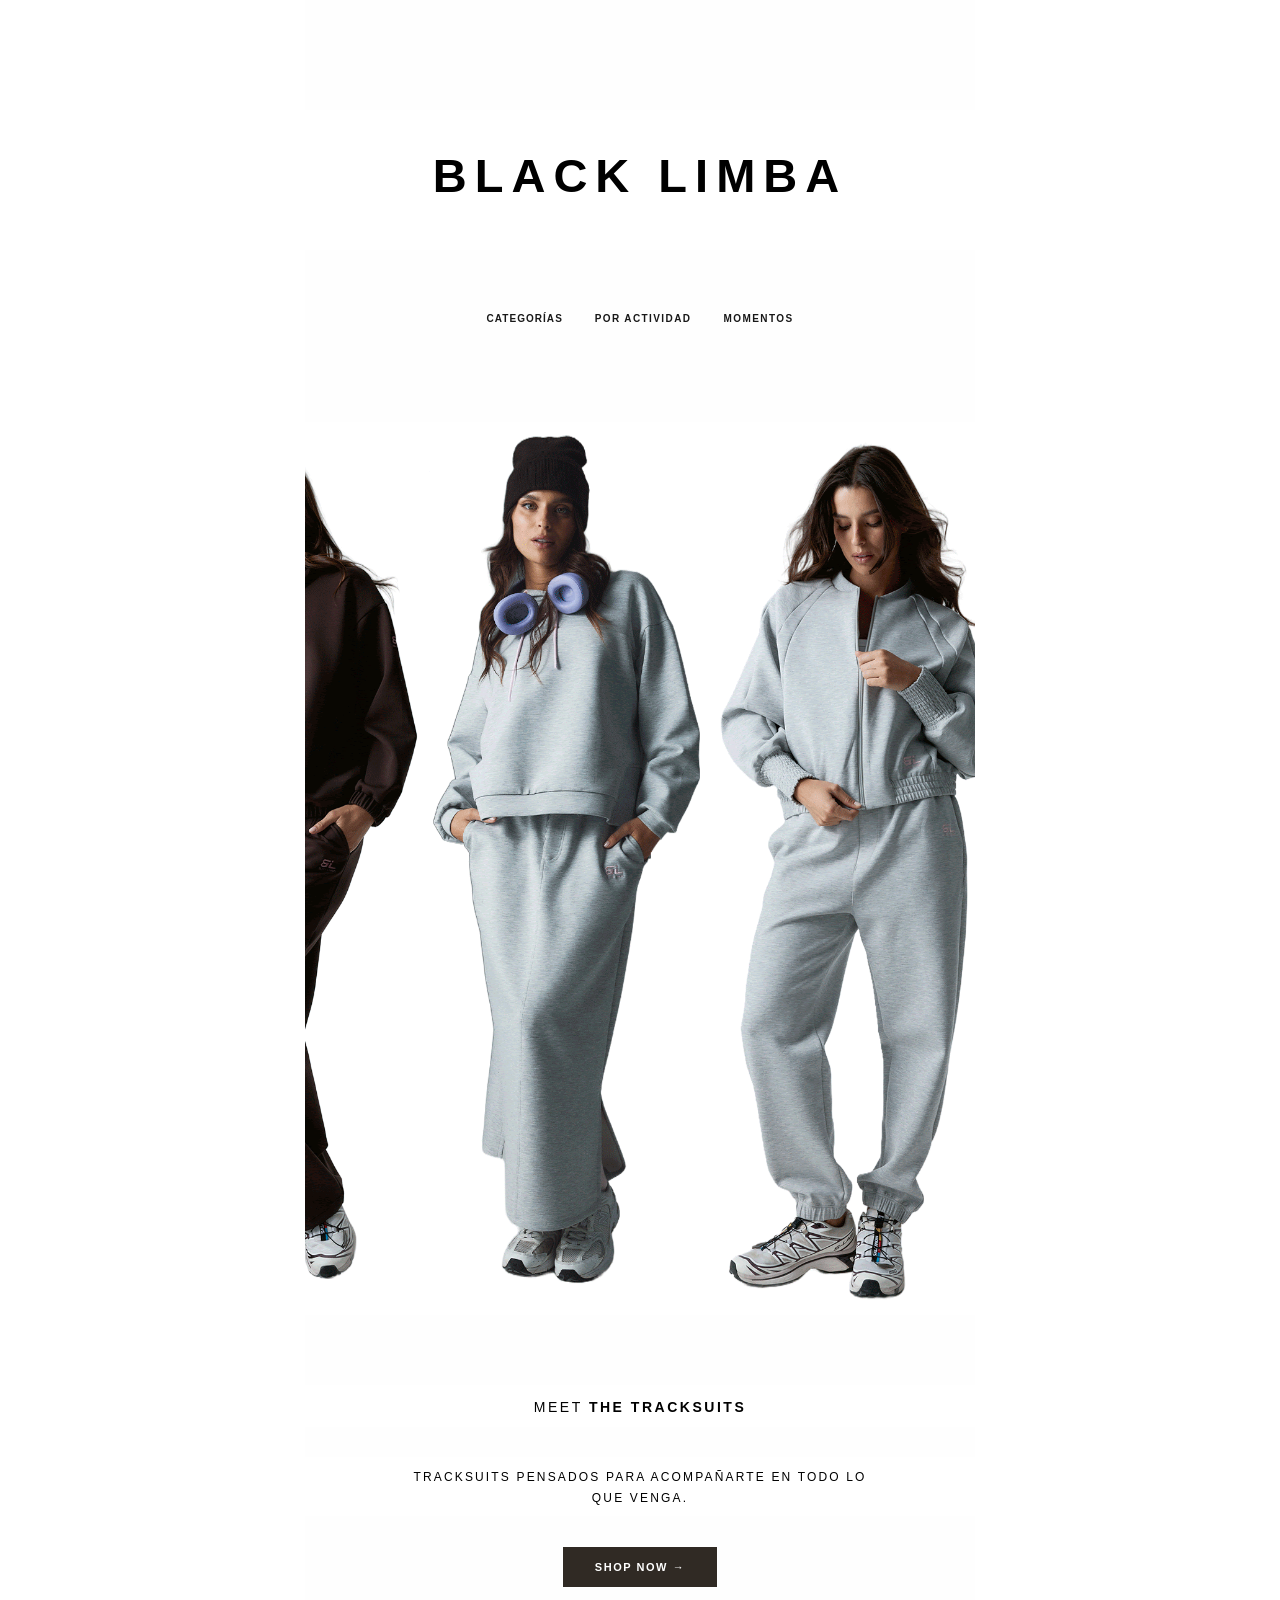
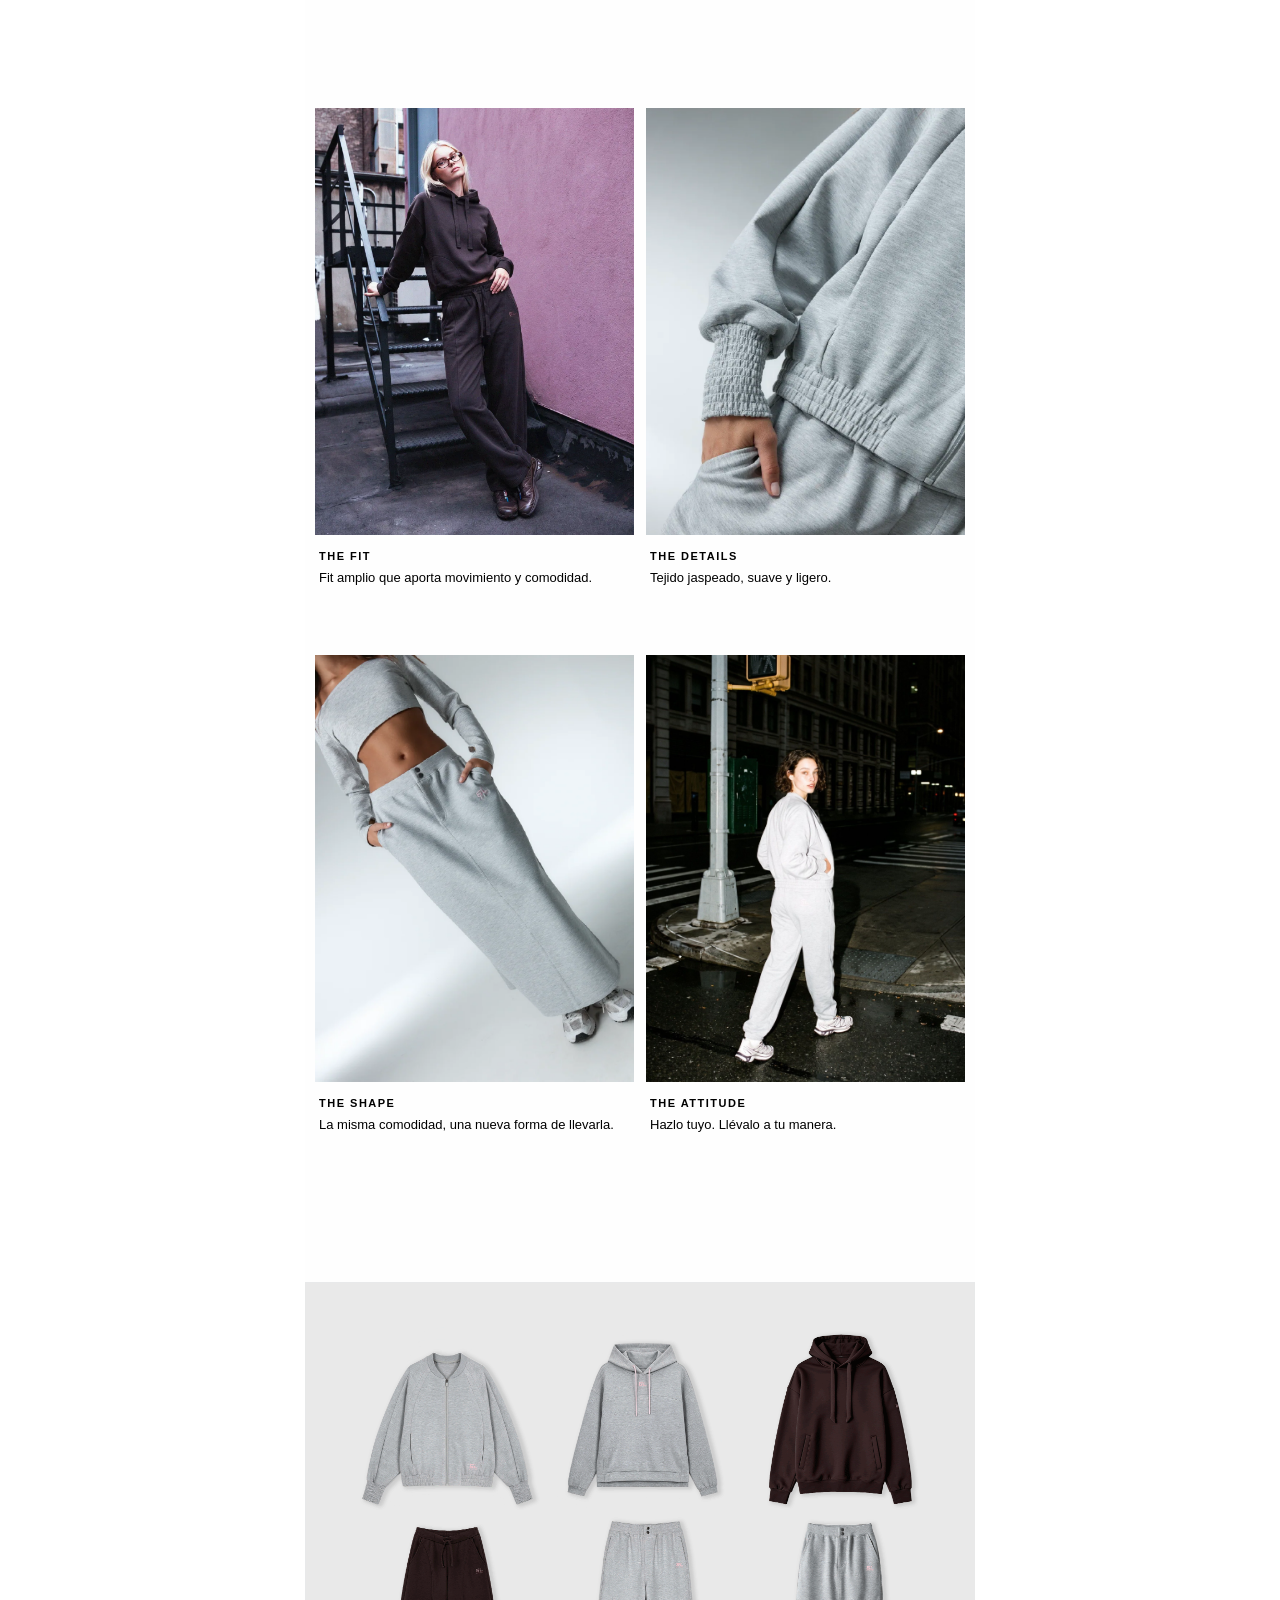
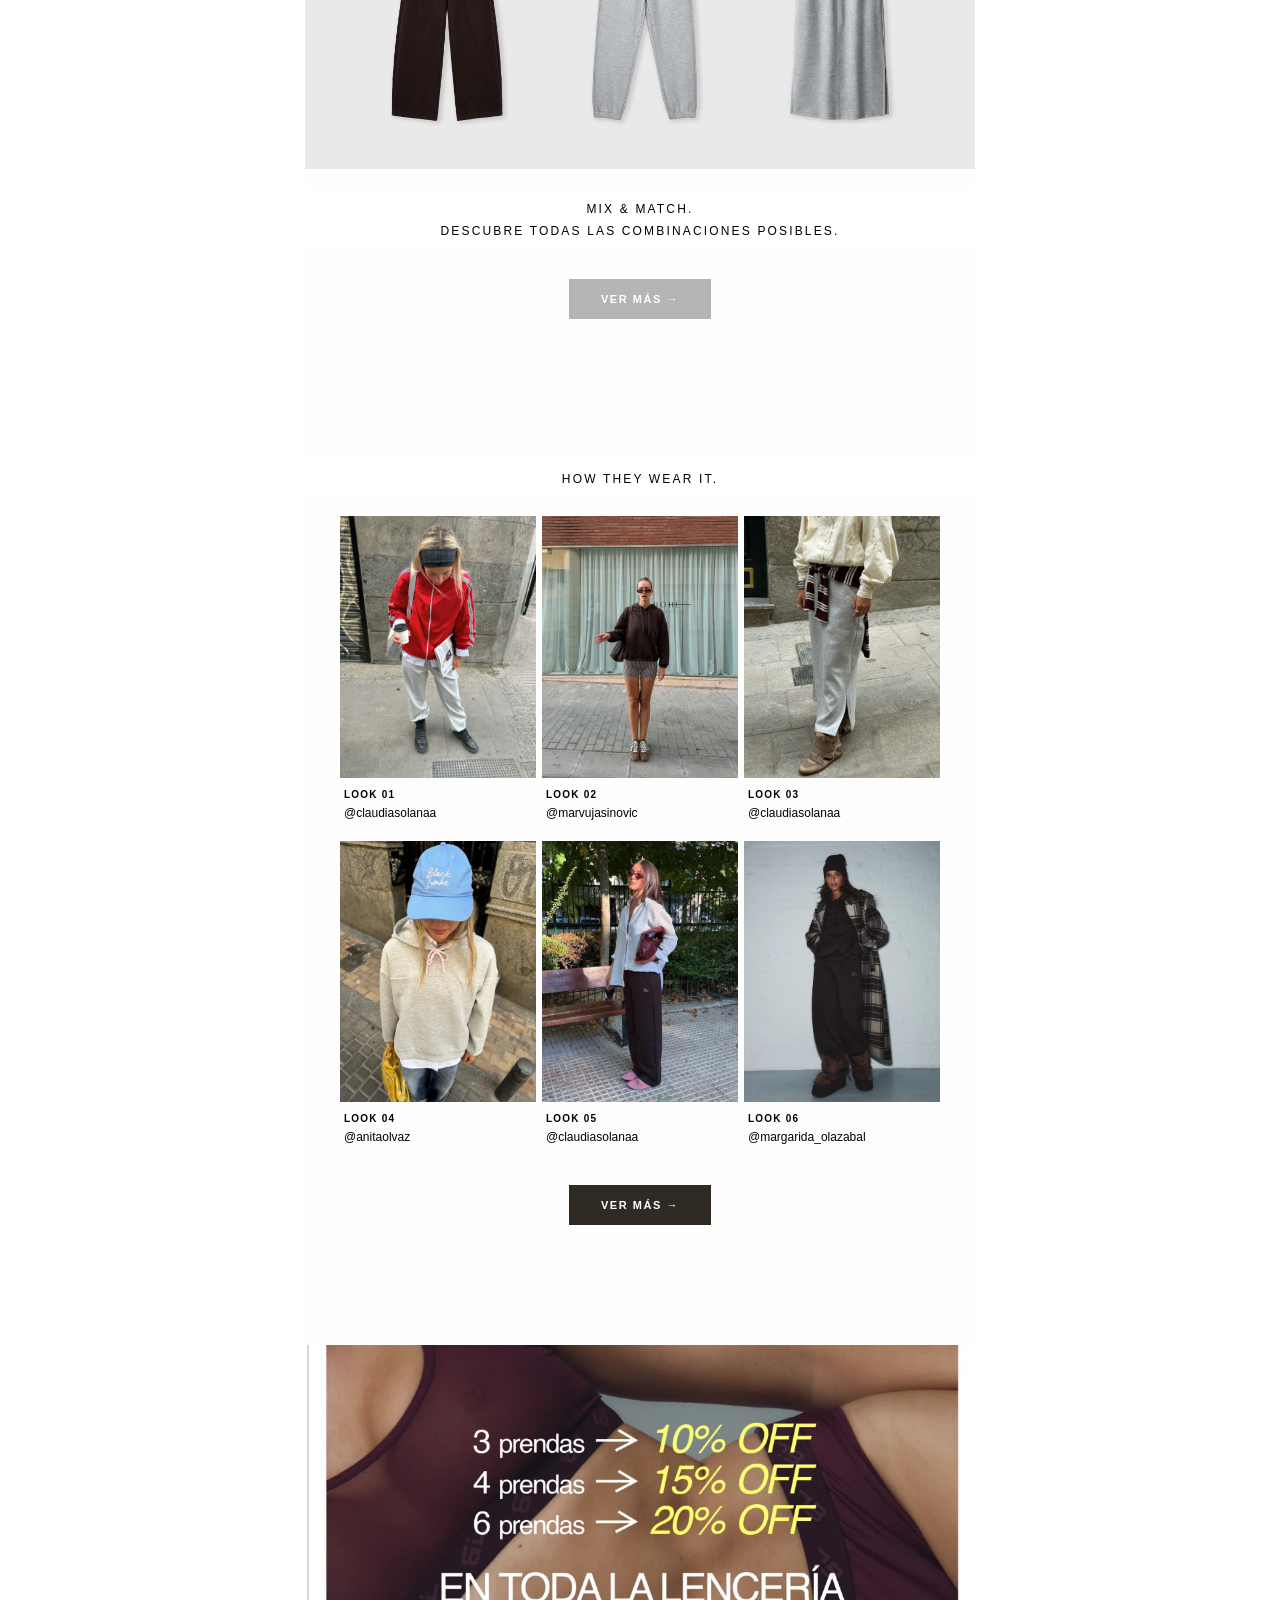
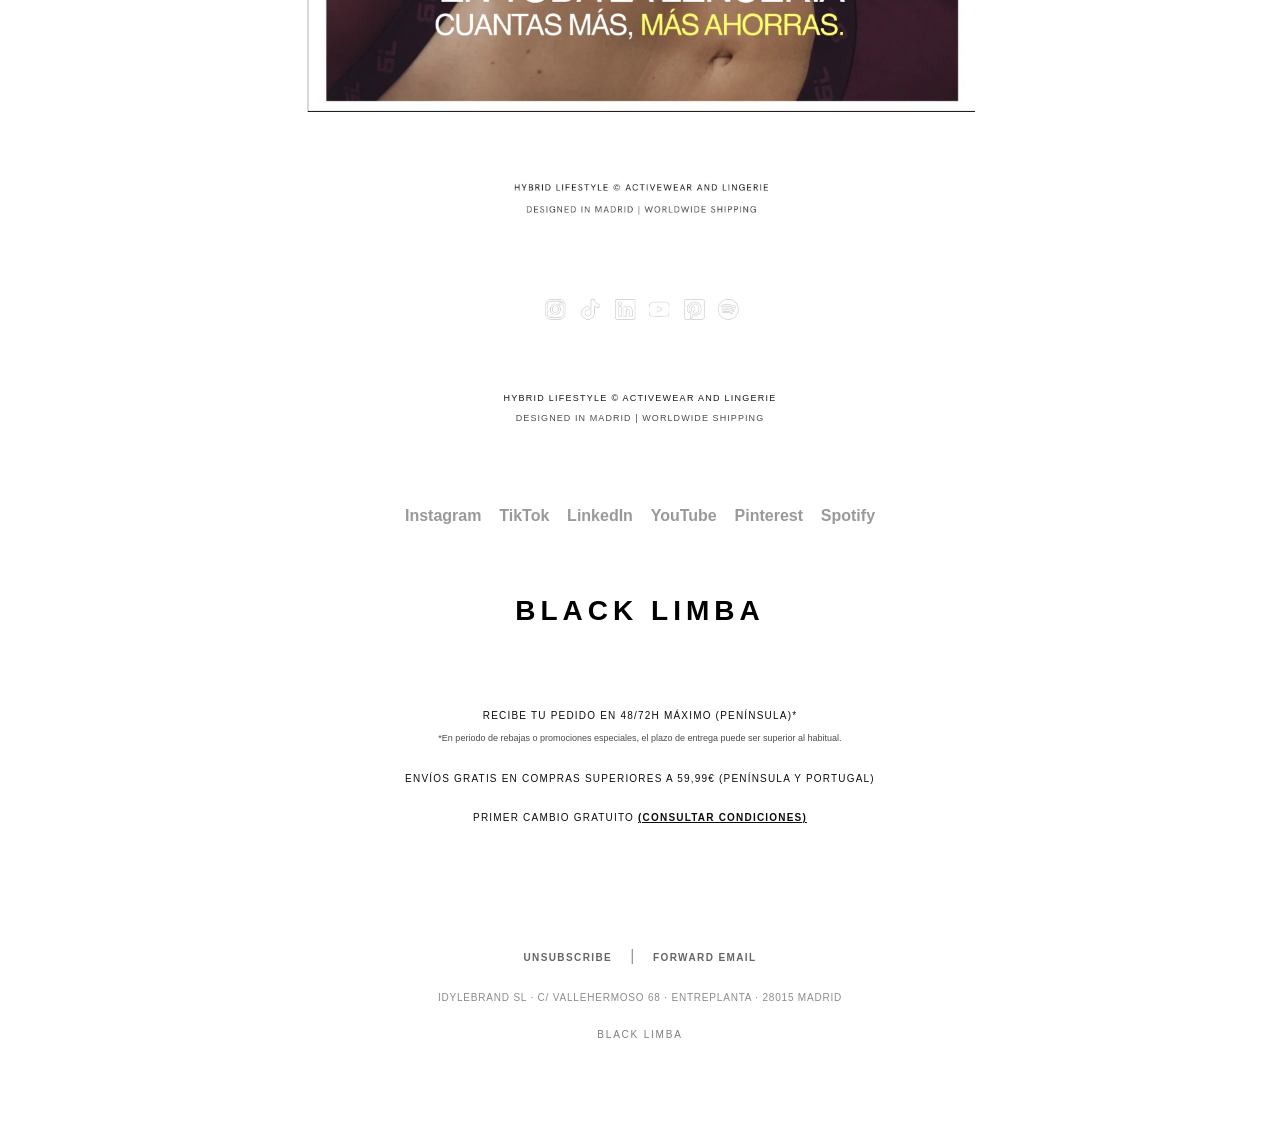
<file: own-it/newsletters/02-el-chandal-vuelve-a-ser-tendencia.html>
<!DOCTYPE html>

<html style="line-height: inherit; margin: 0; padding: 0;" xmlns="http://www.w3.org/1999/xhtml" xmlns:o="urn:schemas-microsoft-com:office:office">
<!--<![endif]-->
<head>
<!--[if gte mso 9]><xml>
<o:OfficeDocumentSettings>
<o:AllowPNG/>
<o:PixelsPerInch>96</o:PixelsPerInch>
</o:OfficeDocumentSettings>
</xml><![endif]-->
<meta content="text/html; charset=utf-8" http-equiv="Content-Type"/>
<meta content="width=device-width" name="viewport"/>
<meta content="El chándal vuelve a ser tendencia." name="subject"/>
<meta content="Black Limba&lt;mayday@blacklimba.com&gt;" name="author"/>
<!--[if !mso]><!-->
<meta content="IE=edge" http-equiv="X-UA-Compatible"/>
<!--<![endif]--><title></title>
<style type="text/css">
p {
margin: 0;
}
.cn_table {
border-collapse: collapse;
table-layout: fixed;
}
* {
line-height: inherit;
}
a[x-apple-data-detectors=true] {
color: inherit !important;
text-decoration: none !important;
}
.ie-browser .col{
display: table-cell;
float: none !important;
vertical-align: top;
}

.block-grid {
width: 670px !important;
}
.block-grid .inner-block-grid{
border-collapse: collapse;
display: table;
width: 100%;
table-layout: fixed;
}
.block-grid .col {
display: table-cell;
vertical-align: top;
}
.block-grid .width-100 {
width: 670px !important;
}
.block-grid .width-75 {
width: 502px !important;
}
.block-grid .width-67 {
width: 448px !important;
}
.block-grid .width-50 {
width: 335px !important;
}
.block-grid .width-34 {
width: 227px !important;
}
.block-grid .width-33 {
width: 221px !important;
}
.block-grid .width-25 {
width: 167px !important;
}
.block-grid .width-20 {
width: 134px !important;
}
.block-grid .width-17 {
width: 111px !important;
}
#cn_body {
background-color: #ffffff;
font-family: Arial, 'Helvetica Neue', Helvetica, sans-serif;
}
#cn_body a {
color: #999999;
font-style: normal;
font-weight: bold;
text-decoration: none;
}
@media (max-width: 737px) {
.block-grid {
width: 100% !important;
}
.block-grid .responsive-width-100 {
display: block !important;
max-width: 100% !important;
width: 100% !important;
}
.block-grid .responsive-width-75 {
max-width: 75% !important;
width: 75% !important;
}
.block-grid .responsive-width-67 {
max-width: 67% !important;
width: 67% !important;
}
.block-grid .responsive-width-50 {
max-width: 50% !important;
width: 50% !important;
}
.block-grid .responsive-width-34 {
max-width: 34% !important;
width: 34% !important;
}
.block-grid .responsive-width-33 {
max-width: 33% !important;
width: 33% !important;
}
.block-grid .responsive-width-25 {
max-width: 25% !important;
width: 25% !important;
}
.block-grid .responsive-width-20 {
max-width: 20% !important;
width: 20% !important;
}
.block-grid .responsive-width-17 {
max-width: 16.66% !important;
width: 16.66% !important;
}
.block-grid .col > div {
margin: 0 auto;
}
}
</style>
<style>html,body{margin:0!important;overflow-x:hidden;max-width:100%}body{background:#fff!important}.block-grid{max-width:670px!important}img{max-width:100%;height:auto}</style></head><!--[if mso]>
<body id="cn_body" class="mso-container">
<![endif]-->
<!--[if !mso]><!-->
<body id="cn_body" style="line-height: inherit; background-color: #ffffff; font-family: Arial, 'Helvetica Neue', Helvetica, sans-serif; margin: 0; padding: 0; -webkit-text-size-adjust: 100%;">
<!--<![endif]-->
<span class="cn_preheader" style="display: none; font-size: 1px; color: #333333; line-height: 1px; max-height: 0px; max-width: 0px; opacity: 0; overflow: hidden;">
Conoce los nuevos tracksuits de la temporada.͏ ‌     ­ ͏ ‌     ­ ͏ ‌     ­ ͏ ‌     ­ ͏ ‌     ­ ͏ ‌     ­ ͏ ‌     ­ ͏ ‌     ­ ͏ ‌     ­ ͏ ‌     ­ ͏ ‌     ­ ͏ ‌     ­ ͏ ‌     ­ ͏ ‌     ­ ͏ ‌     ­ ͏ ‌     ­ ͏ ‌     ­ ͏ ‌     ­ ͏ ‌     ­ ͏ ‌     ­ ͏ ‌     ­ ͏ ‌     ­ ͏ ‌     ­ ͏ ‌     ­ ͏ ‌     ­ ͏ ‌     ­ ͏ ‌     ­ ͏ ‌     ­ ͏ ‌     ­ ͏ ‌     ­ ͏ ‌     ­ ͏ ‌     ­ ͏ ‌     ­ ͏ ‌     ­ ͏ ‌     ­ ͏ ‌     ­ ͏ ‌     ­ ͏ ‌     ­ ͏ ‌     ­ ͏ ‌     ­ ͏ ‌     ­ 
</span>
<div class="nl-container" style="line-height: inherit; min-width: 320px; Margin: 0 auto;">
<div id="cn_blocks" style="line-height: inherit;">
<!--[if (mso)|(IE)]><table class="cn_table" width="100%" cellpadding="0" cellspacing="0" border="0"><tr><td align="center" style="background-color: #ffffff;"><![endif]-->
<div style="line-height: inherit; background-color: transparent;">
<div class="block-grid" style="line-height: inherit; Margin: 0 auto; max-width: 670px; overflow-wrap: break-word; word-wrap: break-word; word-break: break-word; background-color: #fefefe; width: 670px;">
<div class="inner-block-grid" style="line-height: inherit; border-collapse: collapse; display: table; width: 100%; table-layout: fixed;">
<!--[if (mso)|(IE)]><table class="cn_table" width="100%" cellpadding="0" cellspacing="0" border="0"><tr><td style="background-color:;" align="center"><table class="cn_table" cellpadding="0" cellspacing="0" border="0" style="width: 670px;"><tr class="layout-full-width" style="background-color:transparent;"><![endif]-->
<!--[if (mso)|(IE)]><td bgcolor="#fefefe" align="center" width="670" style=" width:670px; padding-right: 0px; padding-left: 0px; border-top: 0px solid transparent; border-left: 0px solid transparent; border-bottom: 0px solid transparent; border-right: 0px solid transparent;" valign="top"><![endif]-->
<div class="col width-100 responsive-width-100" style="line-height: inherit; Float: left; background-color: transparent; display: table-cell; vertical-align: top; width: 670px;">
<div style="line-height: 20px; font-size: 1px;"> </div>
<div style="line-height: 40px; font-size: 1px;"> </div>
</div>
<!--[if (mso)|(IE)]></td><![endif]-->
<!--[if (mso)|(IE)]></tr></table></td></tr></table><![endif]-->
</div>
</div>
</div>
<div style="line-height: inherit; background-color: transparent;">
<div class="block-grid" style="line-height: inherit; Margin: 0 auto; max-width: 670px; overflow-wrap: break-word; word-wrap: break-word; word-break: break-word; background-color: #fefefe; width: 670px;">
<div class="inner-block-grid" style="line-height: inherit; border-collapse: collapse; display: table; width: 100%; table-layout: fixed;">
<!--[if (mso)|(IE)]><table class="cn_table" width="100%" cellpadding="0" cellspacing="0" border="0"><tr><td style="background-color:;" align="center"><table class="cn_table" cellpadding="0" cellspacing="0" border="0" style="width: 670px;"><tr class="layout-full-width" style="background-color:transparent;"><![endif]-->
<!--[if (mso)|(IE)]><td bgcolor="#fefefe" align="center" width="670" style=" width:670px; padding-right: 0px; padding-left: 0px; border-top: 0px solid transparent; border-left: 0px solid transparent; border-bottom: 0px solid transparent; border-right: 0px solid transparent;" valign="top"><![endif]-->
<div class="col width-100 responsive-width-100" style="line-height: inherit; Float: left; background-color: transparent; display: table-cell; vertical-align: top; width: 670px;">
<div style="line-height: 50px; font-size: 1px;"> </div>
<div style="line-height: inherit; background-color: transparent;">
<div style="line-height: inherit; width: 100%;">
<div align="center" style="line-height: inherit;">
<!--[if !mso]><!-->
<div align="center" style="line-height: inherit; margin-right: 0px; margin-left: 0px;">
<!--<![endif]-->
<!--[if mso]>
<table class="cn_table" width="100%" cellpadding="0" cellspacing="0" border="0"><tr><td style="padding-right: 0px;padding-left: 0px;" align="center">
<![endif]-->
<a href="#" style="line-height: inherit; color: #999999; font-style: normal; font-weight: bold; text-decoration: none;" target="_blank" title="">
<img align="center" alt="" border="0" src="../assets/newsletter-logo.svg" style="line-height: inherit; outline: none; text-decoration: none; -ms-interpolation-mode: bicubic; clear: both; display: block; border: none; float: none; vertical-align: top; width: 100%;" title="" width="670"/>
</a>
<!--[if mso]>
</td></tr></table>
<![endif]-->
<!--[if !mso]><!-->
</div>
<!--<![endif]-->
</div>
</div>
</div>
<div style="line-height: 20px; font-size: 1px;"> </div>
<div style="line-height: inherit; background-color: transparent;">
<div style="line-height: 20px; font-size: 1px;"> </div>
<div style="line-height: inherit; width: 100%;">
<div align="center" style="line-height: inherit;">
<!--[if !mso]><!-->
<div align="center" style="line-height: inherit; margin-right: 10px; margin-left: 10px;">
<!--<![endif]-->
<!--[if mso]>
<table class="cn_table" width="100%" cellpadding="0" cellspacing="0" border="0"><tr><td style="padding-right: 10px;padding-left: 10px;" align="center">
<![endif]-->
<div style="line-height: inherit; background-color: transparent;">
<div style="line-height: inherit; width: 100%;">
<div align="center" style="line-height: inherit;">
<!--[if !mso]><!-->
<div align="center" style="line-height: inherit; margin-right: 10px; margin-left: 10px;">
<!--<![endif]-->
<!--[if mso]>
<table width="100%" cellpadding="0" cellspacing="0" border="0">
<tr><td align="center">
<![endif]-->
<table align="center" border="0" cellpadding="0" cellspacing="0" role="presentation" style="line-height: inherit;">
<tr style="line-height: inherit;">
<td align="center" style="line-height: inherit; padding: 18px 0;">
<a href="#" style="line-height: inherit; font-style: normal; font-weight: bold; font-family: 'HK Grotesk','Hanken Grotesk',Inter,'Helvetica Neue',Helvetica,Arial,sans-serif; font-size: 10px; letter-spacing: .104em; text-transform: uppercase; color: #000000; text-decoration: none; margin: 0 14px; opacity: .9;">
                CATEGORÍAS
              </a>
<a href="#" style="line-height: inherit; font-style: normal; font-weight: bold; font-family: 'HK Grotesk','Hanken Grotesk',Inter,'Helvetica Neue',Helvetica,Arial,sans-serif; font-size: 10px; letter-spacing: .14em; text-transform: uppercase; color: #000000; text-decoration: none; margin: 0 14px; opacity: .9;">
                POR ACTIVIDAD
              </a>
<a href="#" style="line-height: inherit; font-style: normal; font-weight: bold; font-family: 'HK Grotesk','Hanken Grotesk',Inter,'Helvetica Neue',Helvetica,Arial,sans-serif; font-size: 10px; letter-spacing: .14em; text-transform: uppercase; color: #000000; text-decoration: none; margin: 0 14px; opacity: .9;">
                MOMENTOS
              </a>
</td>
</tr>
</table>
<div style="height: 18px; line-height: 18px;"> </div>
<!--[if mso]>
</td></tr></table>
<![endif]-->
<!--[if !mso]><!-->
</div>
<!--<![endif]-->
</div>
</div>
</div>
<!--[if mso]>
</td></tr></table>
<![endif]-->
<!--[if !mso]><!-->
</div>
<!--<![endif]-->
</div>
</div>
<div style="line-height: 20px; font-size: 1px;"> </div>
</div>
<div style="line-height: 40px; font-size: 1px;"> </div>
</div>
<!--[if (mso)|(IE)]></td><![endif]-->
<!--[if (mso)|(IE)]></tr></table></td></tr></table><![endif]-->
</div>
</div>
</div>
<div style="line-height: inherit; background-color: transparent;">
<div class="block-grid" style="line-height: inherit; Margin: 0 auto; max-width: 670px; overflow-wrap: break-word; word-wrap: break-word; word-break: break-word; background-color: #fefefe; width: 670px;">
<div class="inner-block-grid" style="line-height: inherit; border-collapse: collapse; display: table; width: 100%; table-layout: fixed;">
<!--[if (mso)|(IE)]><table class="cn_table" width="100%" cellpadding="0" cellspacing="0" border="0"><tr><td style="background-color:;" align="center"><table class="cn_table" cellpadding="0" cellspacing="0" border="0" style="width: 670px;"><tr class="layout-full-width" style="background-color:transparent;"><![endif]-->
<!--[if (mso)|(IE)]><td bgcolor="#fefefe" align="center" width="670" style=" width:670px; padding-right: 0px; padding-left: 0px; border-top: 0px solid transparent; border-left: 0px solid transparent; border-bottom: 0px solid transparent; border-right: 0px solid transparent;" valign="top"><![endif]-->
<div class="col width-100 responsive-width-100" style="line-height: inherit; Float: left; background-color: transparent; display: table-cell; vertical-align: top; width: 670px;">
<div style="line-height: inherit; background-color: transparent;">
<div style="line-height: inherit; width: 100%;">
<div align="center" style="line-height: inherit;">
<!--[if !mso]><!-->
<div align="center" style="line-height: inherit; margin-right: 0px; margin-left: 0px;">
<!--<![endif]-->
<!--[if mso]>
<table class="cn_table" width="100%" cellpadding="0" cellspacing="0" border="0"><tr><td style="padding-right: 0px;padding-left: 0px;" align="center">
<![endif]-->
<a href="#" style="line-height: inherit; color: #999999; font-style: normal; font-weight: bold; text-decoration: none;" target="_blank" title="">
<img align="center" alt="" border="0" src="../assets/second-hero-supplied.gif" style="line-height: inherit; outline: none; text-decoration: none; -ms-interpolation-mode: bicubic; clear: both; display: block; border: none; float: none; vertical-align: top; width: 100%;" title="" width="670"/>
</a>
<!--[if mso]>
</td></tr></table>
<![endif]-->
<!--[if !mso]><!-->
</div>
<!--<![endif]-->
</div>
</div>
</div>
<div style="line-height: 50px; font-size: 1px;"> </div>
</div>
<!--[if (mso)|(IE)]></td><![endif]-->
<!--[if (mso)|(IE)]></tr></table></td></tr></table><![endif]-->
</div>
</div>
</div>
<div style="line-height: inherit; background-color: transparent;">
<div class="block-grid" style="line-height: inherit; Margin: 0 auto; max-width: 670px; overflow-wrap: break-word; word-wrap: break-word; word-break: break-word; background-color: #fefefe; width: 670px;">
<div class="inner-block-grid" style="line-height: inherit; border-collapse: collapse; display: table; width: 100%; table-layout: fixed;">
<!--[if (mso)|(IE)]><table class="cn_table" width="100%" cellpadding="0" cellspacing="0" border="0"><tr><td style="background-color:;" align="center"><table class="cn_table" cellpadding="0" cellspacing="0" border="0" style="width: 670px;"><tr class="layout-full-width" style="background-color:transparent;"><![endif]-->
<!--[if (mso)|(IE)]><td bgcolor="#fefefe" align="center" width="670" style=" width:670px; padding-right: 0px; padding-left: 0px; border-top: 0px solid transparent; border-left: 0px solid transparent; border-bottom: 0px solid transparent; border-right: 0px solid transparent;" valign="top"><![endif]-->
<div class="col width-100 responsive-width-100" style="line-height: inherit; Float: left; background-color: transparent; display: table-cell; vertical-align: top; width: 670px;">
<div style="line-height: inherit; background-color: transparent;">
<div style="line-height: 20px; font-size: 1px;"> </div>
<div style="line-height: inherit; width: 100%;">
<div style="line-height: inherit; background-color: #FFFFFF;">
<table border="0" cellpadding="0" cellspacing="0" role="presentation" style="line-height: inherit;" width="100%">
<tr style="line-height: inherit;">
<td align="center" style="line-height: inherit; padding: 0 22px;">
<table border="0" cellpadding="0" cellspacing="0" role="presentation" style="line-height: inherit; max-width: 480px;" width="100%">
<tr style="line-height: inherit;">
<td align="center" style="line-height: inherit;">
<div style="line-height: 10px; font-size: 1px;"> </div>
<p style="margin: 0; font-family: 'HK Grotesk','Hanken Grotesk',Inter,'Helvetica Neue',Helvetica,Arial,sans-serif; font-size: 14px; line-height: 1.8; letter-spacing: .18em; text-transform: uppercase; color: #000000; text-align: center;">

MEET <strong style="line-height: inherit;">THE TRACKSUITS</strong>
</p>
<div style="line-height: 6px; font-size: 1px;"> </div>
</td>
</tr>
</table>
</td>
</tr>
</table>
</div>
</div>
<div style="line-height: 20px; font-size: 1px;"> </div>
</div>
<div style="line-height: inherit; background-color: transparent;">
<div style="line-height: 10px; font-size: 1px;"> </div>
<div style="line-height: inherit; width: 100%;">
<div style="line-height: inherit; background-color: #FFFFFF;">
<table border="0" cellpadding="0" cellspacing="0" role="presentation" style="line-height: inherit;" width="100%">
<tr style="line-height: inherit;">
<td align="center" style="line-height: inherit; padding: 0 22px;">
<table border="0" cellpadding="0" cellspacing="0" role="presentation" style="line-height: inherit; max-width: 480px;" width="100%">
<tr style="line-height: inherit;">
<td align="center" style="line-height: inherit;">
<div style="line-height: 10px; font-size: 1px;"> </div>
<p style="margin: 0; font-family: 'HK Grotesk','Hanken Grotesk',Inter,'Helvetica Neue',Helvetica,Arial,sans-serif; font-size: 12px; line-height: 1.8; letter-spacing: .18em; text-transform: uppercase; color: #000000; text-align: center;">

Tracksuits pensados para acompañarte en todo lo que venga.
  
</p>
<div style="line-height: 6px; font-size: 1px;"> </div>
</td>
</tr>
</table>
</td>
</tr>
</table>
</div>
</div>
<div style="line-height: 10px; font-size: 1px;"> </div>
</div>
<div style="line-height: inherit; background-color: transparent;">
<div style="line-height: 20px; font-size: 1px;"> </div>
<div style="line-height: inherit; width: 100%;">
<div align="center" style="line-height: inherit;">
<!--[if !mso]><!-->
<div align="center" style="line-height: inherit; margin-right: 10px; margin-left: 10px;">
<!--<![endif]-->
<!--[if mso]>
<table class="cn_table" width="100%" cellpadding="0" cellspacing="0" border="0"><tr><td style="padding-right: 10px;padding-left: 10px;" align="center">
<![endif]-->
<div align="center" style="line-height: inherit;">
<a href="#" style="line-height: inherit; font-style: normal; display: inline-block; padding: 14px 32px; background-color: #302A24; border: 1px solid #FFFFFF; color: #FFFFFF; text-decoration: none; font-family: 'HK Grotesk','Hanken Grotesk',Inter,'Helvetica Neue',Helvetica,Arial,sans-serif; font-size: 11px; font-weight: 700; letter-spacing: .14em; text-transform: uppercase;" target="_blank">
    SHOP NOW →
  </a>
</div>
<!--[if mso]>
</td></tr></table>
<![endif]-->
<!--[if !mso]><!-->
</div>
<!--<![endif]-->
</div>
</div>
<div style="line-height: 20px; font-size: 1px;"> </div>
</div>
<div style="line-height: 80px; font-size: 1px;"> </div>
</div>
<!--[if (mso)|(IE)]></td><![endif]-->
<!--[if (mso)|(IE)]></tr></table></td></tr></table><![endif]-->
</div>
</div>
</div>
<div style="line-height: inherit; background-color: transparent;">
<div class="block-grid" style="line-height: inherit; Margin: 0 auto; max-width: 670px; overflow-wrap: break-word; word-wrap: break-word; word-break: break-word; background-color: #fefefe; width: 670px;">
<div class="inner-block-grid" style="line-height: inherit; border-collapse: collapse; display: table; width: 100%; table-layout: fixed;">
<!--[if (mso)|(IE)]><table class="cn_table" width="100%" cellpadding="0" cellspacing="0" border="0"><tr><td style="background-color:;" align="center"><table class="cn_table" cellpadding="0" cellspacing="0" border="0" style="width: 670px;"><tr class="layout-full-width" style="background-color:transparent;"><![endif]-->
<!--[if (mso)|(IE)]><td bgcolor="#fefefe" align="center" width="670" style=" width:670px; padding-right: 0px; padding-left: 0px; border-top: 0px solid transparent; border-left: 0px solid transparent; border-bottom: 0px solid transparent; border-right: 0px solid transparent;" valign="top"><![endif]-->
<div class="col width-100 responsive-width-100" style="line-height: inherit; Float: left; background-color: transparent; display: table-cell; vertical-align: top; width: 670px;">
<div style="line-height: inherit; background-color: transparent;">
<div style="line-height: 20px; font-size: 1px;"> </div>
<div style="line-height: inherit; width: 100%;">
<div align="center" style="line-height: inherit;">
<!--[if !mso]><!-->
<div align="center" style="line-height: inherit; margin-right: 10px; margin-left: 10px;">
<!--<![endif]-->
<!--[if mso]>
<table class="cn_table" width="100%" cellpadding="0" cellspacing="0" border="0"><tr><td style="padding-right: 10px;padding-left: 10px;" align="center">
<![endif]-->
<table border="0" cellpadding="0" cellspacing="0" role="presentation" style="line-height: inherit;" width="100%">
<tr style="line-height: inherit;">
<td style="line-height: inherit; padding: 0 6px 0 0;" valign="top" width="50%">
<a href="#" style="line-height: inherit; color: #999999; font-style: normal; font-weight: bold; text-decoration: none;">
<img alt="Black Limba tracksuit detail" height="auto" src="../assets/second-outfit.webp" style="line-height: inherit; display: block; width: 100%; height: auto;" width="100%"/>
</a>
<div style="line-height: inherit; padding: 14px 4px 28px 4px;">
<div style="font-family: Helvetica,Arial,sans-serif; font-size: 11px; line-height: 14px; letter-spacing: 1.5px; font-weight: bold; color: #000000;">
          THE FIT
        </div>
<div style="padding-top: 6px; font-family: Helvetica,Arial,sans-serif; font-size: 13px; line-height: 18px; color: #000000;">
          Fit amplio que aporta movimiento y comodidad.
        </div>
</div>
</td>
<td style="line-height: inherit; padding: 0 0 0 6px;" valign="top" width="50%">
<a href="#" style="line-height: inherit; color: #999999; font-style: normal; font-weight: bold; text-decoration: none;">
<img alt="Black Limba tracksuit detail" height="auto" src="../assets/second-fabric.webp" style="line-height: inherit; display: block; width: 100%; height: auto;" width="100%"/>
</a>
<div style="line-height: inherit; padding: 14px 4px 28px 4px;">
<div style="font-family: Helvetica,Arial,sans-serif; font-size: 11px; line-height: 14px; letter-spacing: 1.5px; font-weight: bold; color: #000000;">
          THE DETAILS
        </div>
<div style="padding-top: 6px; font-family: Helvetica,Arial,sans-serif; font-size: 13px; line-height: 18px; color: #000000;">
          Tejido jaspeado, suave y ligero.
        </div>
</div>
</td>
</tr>
</table><!--[if mso]>
</td></tr></table>
<![endif]-->
<!--[if !mso]><!-->
</div>
<!--<![endif]-->
</div>
</div>
<div style="line-height: 20px; font-size: 1px;"> </div>
</div>
</div>
<!--[if (mso)|(IE)]></td><![endif]-->
<!--[if (mso)|(IE)]></tr></table></td></tr></table><![endif]-->
</div>
</div>
</div>
<div style="line-height: inherit; background-color: transparent;">
<div class="block-grid" style="line-height: inherit; Margin: 0 auto; max-width: 670px; overflow-wrap: break-word; word-wrap: break-word; word-break: break-word; background-color: #fefefe; width: 670px;">
<div class="inner-block-grid" style="line-height: inherit; border-collapse: collapse; display: table; width: 100%; table-layout: fixed;">
<!--[if (mso)|(IE)]><table class="cn_table" width="100%" cellpadding="0" cellspacing="0" border="0"><tr><td style="background-color:;" align="center"><table class="cn_table" cellpadding="0" cellspacing="0" border="0" style="width: 670px;"><tr class="layout-full-width" style="background-color:transparent;"><![endif]-->
<!--[if (mso)|(IE)]><td bgcolor="#fefefe" align="center" width="670" style=" width:670px; padding-right: 0px; padding-left: 0px; border-top: 0px solid transparent; border-left: 0px solid transparent; border-bottom: 0px solid transparent; border-right: 0px solid transparent;" valign="top"><![endif]-->
<div class="col width-100 responsive-width-100" style="line-height: inherit; Float: left; background-color: transparent; display: table-cell; vertical-align: top; width: 670px;">
<div style="line-height: inherit; background-color: transparent;">
<div style="line-height: 20px; font-size: 1px;"> </div>
<div style="line-height: inherit; width: 100%;">
<div align="center" style="line-height: inherit;">
<!--[if !mso]><!-->
<div align="center" style="line-height: inherit; margin-right: 10px; margin-left: 10px;">
<!--<![endif]-->
<!--[if mso]>
<table class="cn_table" width="100%" cellpadding="0" cellspacing="0" border="0"><tr><td style="padding-right: 10px;padding-left: 10px;" align="center">
<![endif]-->
<table border="0" cellpadding="0" cellspacing="0" role="presentation" style="line-height: inherit;" width="100%">
<tr style="line-height: inherit;">
<td style="line-height: inherit; padding: 0 6px 0 0;" valign="top" width="50%">
<a href="#" style="line-height: inherit; color: #999999; font-style: normal; font-weight: bold; text-decoration: none;">
<img alt="Black Limba tracksuit detail" height="auto" src="../assets/second-skirt.webp" style="line-height: inherit; display: block; width: 100%; height: auto;" width="100%"/>
</a>
<div style="line-height: inherit; padding: 14px 4px 28px 4px;">
<div style="font-family: Helvetica,Arial,sans-serif; font-size: 11px; line-height: 14px; letter-spacing: 1.5px; font-weight: bold; color: #000000;">
          THE SHAPE
        </div>
<div style="padding-top: 6px; font-family: Helvetica,Arial,sans-serif; font-size: 13px; line-height: 18px; color: #000000;">
          La misma comodidad, una nueva forma de llevarla.
        </div>
</div>
</td>
<td style="line-height: inherit; padding: 0 0 0 6px;" valign="top" width="50%">
<a href="#" style="line-height: inherit; color: #999999; font-style: normal; font-weight: bold; text-decoration: none;">
<img alt="Black Limba tracksuit detail" height="auto" src="../assets/second-night-street.jpg" style="line-height: inherit; display: block; width: 100%; height: auto;" width="100%"/>
</a>
<div style="line-height: inherit; padding: 14px 4px 28px 4px;">
<div style="font-family: Helvetica,Arial,sans-serif; font-size: 11px; line-height: 14px; letter-spacing: 1.5px; font-weight: bold; color: #000000;">
          THE ATTITUDE
        </div>
<div style="padding-top: 6px; font-family: Helvetica,Arial,sans-serif; font-size: 13px; line-height: 18px; color: #000000;">
          Hazlo tuyo. Llévalo a tu manera.
        </div>
</div>
</td>
</tr>
</table><!--[if mso]>
</td></tr></table>
<![endif]-->
<!--[if !mso]><!-->
</div>
<!--<![endif]-->
</div>
</div>
<div style="line-height: 20px; font-size: 1px;"> </div>
</div>
<div style="line-height: 100px; font-size: 1px;"> </div>
</div>
<!--[if (mso)|(IE)]></td><![endif]-->
<!--[if (mso)|(IE)]></tr></table></td></tr></table><![endif]-->
</div>
</div>
</div>
<div style="line-height: inherit; background-color: transparent;">
<div class="block-grid" style="line-height: inherit; Margin: 0 auto; max-width: 670px; overflow-wrap: break-word; word-wrap: break-word; word-break: break-word; background-color: #fefefe; width: 670px;">
<div class="inner-block-grid" style="line-height: inherit; border-collapse: collapse; display: table; width: 100%; table-layout: fixed;">
<!--[if (mso)|(IE)]><table class="cn_table" width="100%" cellpadding="0" cellspacing="0" border="0"><tr><td style="background-color:;" align="center"><table class="cn_table" cellpadding="0" cellspacing="0" border="0" style="width: 670px;"><tr class="layout-full-width" style="background-color:transparent;"><![endif]-->
<!--[if (mso)|(IE)]><td bgcolor="#fefefe" align="center" width="670" style=" width:670px; padding-right: 0px; padding-left: 0px; border-top: 0px solid transparent; border-left: 0px solid transparent; border-bottom: 0px solid transparent; border-right: 0px solid transparent;" valign="top"><![endif]-->
<div class="col width-100 responsive-width-100" style="line-height: inherit; Float: left; background-color: transparent; display: table-cell; vertical-align: top; width: 670px;">
<div style="line-height: inherit; background-color: transparent;">
<div style="line-height: inherit; width: 100%;">
<div align="center" style="line-height: inherit;">
<!--[if !mso]><!-->
<div align="center" style="line-height: inherit; margin-right: 0px; margin-left: 0px;">
<!--<![endif]-->
<!--[if mso]>
<table class="cn_table" width="100%" cellpadding="0" cellspacing="0" border="0"><tr><td style="padding-right: 0px;padding-left: 0px;" align="center">
<![endif]-->
<a href="#" style="line-height: inherit; color: #999999; font-style: normal; font-weight: bold; text-decoration: none;" target="_blank" title="">
<img align="center" alt="" border="0" src="../assets/second-products.gif" style="line-height: inherit; outline: none; text-decoration: none; -ms-interpolation-mode: bicubic; clear: both; display: block; border: none; float: none; vertical-align: top; width: 100%;" title="" width="670"/>
</a>
<!--[if mso]>
</td></tr></table>
<![endif]-->
<!--[if !mso]><!-->
</div>
<!--<![endif]-->
</div>
</div>
</div>
<div style="line-height: 10px; font-size: 1px;"> </div>
</div>
<!--[if (mso)|(IE)]></td><![endif]-->
<!--[if (mso)|(IE)]></tr></table></td></tr></table><![endif]-->
</div>
</div>
</div>
<div style="line-height: inherit; background-color: transparent;">
<div class="block-grid" style="line-height: inherit; Margin: 0 auto; max-width: 670px; overflow-wrap: break-word; word-wrap: break-word; word-break: break-word; background-color: #fefefe; width: 670px;">
<div class="inner-block-grid" style="line-height: inherit; border-collapse: collapse; display: table; width: 100%; table-layout: fixed;">
<!--[if (mso)|(IE)]><table class="cn_table" width="100%" cellpadding="0" cellspacing="0" border="0"><tr><td style="background-color:;" align="center"><table class="cn_table" cellpadding="0" cellspacing="0" border="0" style="width: 670px;"><tr class="layout-full-width" style="background-color:transparent;"><![endif]-->
<!--[if (mso)|(IE)]><td bgcolor="#fefefe" align="center" width="670" style=" width:670px; padding-right: 0px; padding-left: 0px; border-top: 0px solid transparent; border-left: 0px solid transparent; border-bottom: 0px solid transparent; border-right: 0px solid transparent;" valign="top"><![endif]-->
<div class="col width-100 responsive-width-100" style="line-height: inherit; Float: left; background-color: transparent; display: table-cell; vertical-align: top; width: 670px;">
<div style="line-height: inherit; background-color: transparent;">
<div style="line-height: 10px; font-size: 1px;"> </div>
<div style="line-height: inherit; width: 100%;">
<div style="line-height: inherit; background-color: #FFFFFF;">
<table border="0" cellpadding="0" cellspacing="0" role="presentation" style="line-height: inherit;" width="100%">
<tr style="line-height: inherit;">
<td align="center" style="line-height: inherit; padding: 0 22px;">
<table border="0" cellpadding="0" cellspacing="0" role="presentation" style="line-height: inherit; max-width: 480px;" width="100%">
<tr style="line-height: inherit;">
<td align="center" style="line-height: inherit;">
<div style="line-height: 10px; font-size: 1px;"> </div>
<p style="margin: 0; font-family: 'HK Grotesk','Hanken Grotesk',Inter,'Helvetica Neue',Helvetica,Arial,sans-serif; font-size: 12px; line-height: 1.8; letter-spacing: .18em; text-transform: uppercase; color: #000000; text-align: center;">
mix &amp; match. <br style="line-height: inherit;"/>
DESCUBRE TODAS LAS COMBINACIONES POSIBLES.
  
</p>
<div style="line-height: 6px; font-size: 1px;"> </div>
</td>
</tr>
</table>
</td>
</tr>
</table>
</div>
</div>
<div style="line-height: 10px; font-size: 1px;"> </div>
</div>
<div style="line-height: inherit; background-color: transparent;">
<div style="line-height: 20px; font-size: 1px;"> </div>
<div style="line-height: inherit; width: 100%;">
<div align="center" style="line-height: inherit;">
<!--[if !mso]><!-->
<div align="center" style="line-height: inherit; margin-right: 10px; margin-left: 10px;">
<!--<![endif]-->
<!--[if mso]>
<table class="cn_table" width="100%" cellpadding="0" cellspacing="0" border="0"><tr><td style="padding-right: 10px;padding-left: 10px;" align="center">
<![endif]-->
<div align="center" style="line-height: inherit;">
<a href="#" style="line-height: inherit; font-style: normal; display: inline-block; padding: 14px 32px; background-color: #B5B5B5; border: 1px solid #FFFFF; color: #FFFFFF; text-decoration: none; font-family: 'HK Grotesk','Hanken Grotesk',Inter,'Helvetica Neue',Helvetica,Arial,sans-serif; font-size: 11px; font-weight: 700; letter-spacing: .14em; text-transform: uppercase;" target="_blank">
    VER MÁS →
  </a>
</div>
<!--[if mso]>
</td></tr></table>
<![endif]-->
<!--[if !mso]><!-->
</div>
<!--<![endif]-->
</div>
</div>
<div style="line-height: 20px; font-size: 1px;"> </div>
</div>
<div style="line-height: 100px; font-size: 1px;"> </div>
<div style="line-height: inherit; background-color: transparent;">
<div style="line-height: 20px; font-size: 1px;"> </div>
<div style="line-height: inherit; width: 100%;">
<div style="line-height: inherit; background-color: #FFFFFF;">
<table border="0" cellpadding="0" cellspacing="0" role="presentation" style="line-height: inherit;" width="100%">
<tr style="line-height: inherit;">
<td align="center" style="line-height: inherit; padding: 0 32px;">
<table border="0" cellpadding="0" cellspacing="0" role="presentation" style="line-height: inherit; max-width: 480px;" width="100%">
<tr style="line-height: inherit;">
<td align="center" style="line-height: inherit;">
<div style="line-height: 10px; font-size: 1px;"> </div>
<p style="margin: 0; font-family: 'HK Grotesk','Hanken Grotesk',Inter,'Helvetica Neue',Helvetica,Arial,sans-serif; font-size: 12px; line-height: 1.8; letter-spacing: .18em; text-transform: uppercase; color: #000000; text-align: center;">

how they wear it.


  
</p>
<div style="line-height: 6px; font-size: 1px;"> </div>
</td>
</tr>
</table>
</td>
</tr>
</table>
</div>
</div>
<div style="line-height: 20px; font-size: 1px;"> </div>
</div>
</div>
<!--[if (mso)|(IE)]></td><![endif]-->
<!--[if (mso)|(IE)]></tr></table></td></tr></table><![endif]-->
</div>
</div>
</div>
<div style="line-height: inherit; background-color: transparent;">
<div class="block-grid" style="line-height: inherit; Margin: 0 auto; max-width: 670px; overflow-wrap: break-word; word-wrap: break-word; word-break: break-word; background-color: #fefefe; width: 670px;">
<div class="inner-block-grid" style="line-height: inherit; border-collapse: collapse; display: table; width: 100%; table-layout: fixed;">
<!--[if (mso)|(IE)]><table class="cn_table" width="100%" cellpadding="0" cellspacing="0" border="0"><tr><td style="background-color:;" align="center"><table class="cn_table" cellpadding="0" cellspacing="0" border="0" style="width: 670px;"><tr class="layout-full-width" style="background-color:transparent;"><![endif]-->
<!--[if (mso)|(IE)]><td bgcolor="#fefefe" align="center" width="670" style=" width:670px; padding-right: 0px; padding-left: 0px; border-top: 0px solid transparent; border-left: 0px solid transparent; border-bottom: 0px solid transparent; border-right: 0px solid transparent;" valign="top"><![endif]-->
<div class="col width-100 responsive-width-100" style="line-height: inherit; Float: left; background-color: transparent; display: table-cell; vertical-align: top; width: 670px;">
<div style="line-height: inherit; background-color: transparent;">
<div style="line-height: inherit; width: 100%;">
<table border="0" cellpadding="0" cellspacing="0" role="presentation" style="line-height: inherit; width: 100%; max-width: 600px; margin: 0 auto;" width="100%">
<tr style="line-height: inherit;">
<td style="line-height: inherit; padding: 0 4px 0 0;" valign="top" width="33.33%">
<a href="#" style="line-height: inherit; color: #999999; font-style: normal; font-weight: bold; text-decoration: none;">
<img alt="Black Limba Own It" height="auto" src="../assets/second-street-01.webp" style="line-height: inherit; display: block; width: 100%; height: auto; border: 0;" width="100%"/>
</a>
<div style="padding: 10px 4px 0 4px; font-family: Helvetica,Arial,sans-serif; font-size: 10px; line-height: 13px; letter-spacing: 1.2px; font-weight: bold; color: #000000; text-transform: uppercase;">
        LOOK 01
      </div>
<div style="padding: 4px 4px 20px 4px; font-family: Helvetica,Arial,sans-serif; font-size: 12px; line-height: 16px; color: #000000;">
        @claudiasolanaa

      </div>
</td>
<td style="line-height: inherit; padding: 0 2px;" valign="top" width="33.33%">
<a href="#" style="line-height: inherit; color: #999999; font-style: normal; font-weight: bold; text-decoration: none;">
<img alt="Black Limba Own It" height="auto" src="../assets/second-street-02.webp" style="line-height: inherit; display: block; width: 100%; height: auto; border: 0;" width="100%"/>
</a>
<div style="padding: 10px 4px 0 4px; font-family: Helvetica,Arial,sans-serif; font-size: 10px; line-height: 13px; letter-spacing: 1.2px; font-weight: bold; color: #000000; text-transform: uppercase;">
        LOOK 02
      </div>
<div style="padding: 4px 4px 20px 4px; font-family: Helvetica,Arial,sans-serif; font-size: 12px; line-height: 16px; color: #000000;">
        @marvujasinovic
      </div>
</td>
<td style="line-height: inherit; padding: 0 0 0 4px;" valign="top" width="33.33%">
<a href="#" style="line-height: inherit; color: #999999; font-style: normal; font-weight: bold; text-decoration: none;">
<img alt="Black Limba Own It" height="auto" src="../assets/second-street-03.webp" style="line-height: inherit; display: block; width: 100%; height: auto; border: 0;" width="100%"/>
</a>
<div style="padding: 10px 4px 0 4px; font-family: Helvetica,Arial,sans-serif; font-size: 10px; line-height: 13px; letter-spacing: 1.2px; font-weight: bold; color: #000000; text-transform: uppercase;">
        LOOK 03
      </div>
<div style="padding: 4px 4px 20px 4px; font-family: Helvetica,Arial,sans-serif; font-size: 12px; line-height: 16px; color: #000000;">
        @claudiasolanaa

      </div>
</td>
</tr>
</table></div>
</div>
</div>
<!--[if (mso)|(IE)]></td><![endif]-->
<!--[if (mso)|(IE)]></tr></table></td></tr></table><![endif]-->
</div>
</div>
</div>
<div style="line-height: inherit; background-color: transparent;">
<div class="block-grid" style="line-height: inherit; Margin: 0 auto; max-width: 670px; overflow-wrap: break-word; word-wrap: break-word; word-break: break-word; background-color: #fefefe; width: 670px;">
<div class="inner-block-grid" style="line-height: inherit; border-collapse: collapse; display: table; width: 100%; table-layout: fixed;">
<!--[if (mso)|(IE)]><table class="cn_table" width="100%" cellpadding="0" cellspacing="0" border="0"><tr><td style="background-color:;" align="center"><table class="cn_table" cellpadding="0" cellspacing="0" border="0" style="width: 670px;"><tr class="layout-full-width" style="background-color:transparent;"><![endif]-->
<!--[if (mso)|(IE)]><td bgcolor="#fefefe" align="center" width="670" style=" width:670px; padding-right: 0px; padding-left: 0px; border-top: 0px solid transparent; border-left: 0px solid transparent; border-bottom: 0px solid transparent; border-right: 0px solid transparent;" valign="top"><![endif]-->
<div class="col width-100 responsive-width-100" style="line-height: inherit; Float: left; background-color: transparent; display: table-cell; vertical-align: top; width: 670px;">
<div style="line-height: inherit; background-color: transparent;">
<div style="line-height: inherit; width: 100%;">
<div align="center" style="line-height: inherit;">
<!--[if !mso]><!-->
<div align="center" style="line-height: inherit; margin-right: 10px; margin-left: 10px;">
<!--<![endif]-->
<!--[if mso]>
<table class="cn_table" width="100%" cellpadding="0" cellspacing="0" border="0"><tr><td style="padding-right: 10px;padding-left: 10px;" align="center">
<![endif]-->
<table border="0" cellpadding="0" cellspacing="0" role="presentation" style="line-height: inherit; width: 100%; max-width: 600px; margin: 0 auto;" width="100%">
<tr style="line-height: inherit;">
<td style="line-height: inherit; padding: 0 4px 0 0;" valign="top" width="33.33%">
<a href="#" style="line-height: inherit; color: #999999; font-style: normal; font-weight: bold; text-decoration: none;">
<img alt="Black Limba Own It" height="auto" src="../assets/second-street-04.webp" style="line-height: inherit; display: block; width: 100%; height: auto; border: 0;" width="100%"/>
</a>
<div style="padding: 10px 4px 0 4px; font-family: Helvetica,Arial,sans-serif; font-size: 10px; line-height: 13px; letter-spacing: 1.2px; font-weight: bold; color: #000000; text-transform: uppercase;">
        LOOK 04
      </div>
<div style="padding: 4px 4px 20px 4px; font-family: Helvetica,Arial,sans-serif; font-size: 12px; line-height: 16px; color: #000000;">
        @anitaolvaz
      </div>
</td>
<td style="line-height: inherit; padding: 0 2px;" valign="top" width="33.33%">
<a href="#" style="line-height: inherit; color: #999999; font-style: normal; font-weight: bold; text-decoration: none;">
<img alt="Black Limba Own It" height="auto" src="../assets/second-street-05.webp" style="line-height: inherit; display: block; width: 100%; height: auto; border: 0;" width="100%"/>
</a>
<div style="padding: 10px 4px 0 4px; font-family: Helvetica,Arial,sans-serif; font-size: 10px; line-height: 13px; letter-spacing: 1.2px; font-weight: bold; color: #000000; text-transform: uppercase;">
        LOOK 05
      </div>
<div style="padding: 4px 4px 20px 4px; font-family: Helvetica,Arial,sans-serif; font-size: 12px; line-height: 16px; color: #000000;">
        @claudiasolanaa
      </div>
</td>
<td style="line-height: inherit; padding: 0 0 0 4px;" valign="top" width="33.33%">
<a href="#" style="line-height: inherit; color: #999999; font-style: normal; font-weight: bold; text-decoration: none;">
<img alt="Black Limba Own It" height="auto" src="../assets/second-street-06.webp" style="line-height: inherit; display: block; width: 100%; height: auto; border: 0;" width="100%"/>
</a>
<div style="padding: 10px 4px 0 4px; font-family: Helvetica,Arial,sans-serif; font-size: 10px; line-height: 13px; letter-spacing: 1.2px; font-weight: bold; color: #000000; text-transform: uppercase;">
        LOOK 06
      </div>
<div style="padding: 4px 4px 20px 4px; font-family: Helvetica,Arial,sans-serif; font-size: 12px; line-height: 16px; color: #000000;">
        @margarida_olazabal

      </div>
</td>
</tr>
</table><!--[if mso]>
</td></tr></table>
<![endif]-->
<!--[if !mso]><!-->
</div>
<!--<![endif]-->
</div>
</div>
</div>
<div style="line-height: inherit; background-color: transparent;">
<div style="line-height: 20px; font-size: 1px;"> </div>
<div style="line-height: inherit; width: 100%;">
<div align="center" style="line-height: inherit;">
<!--[if !mso]><!-->
<div align="center" style="line-height: inherit; margin-right: 10px; margin-left: 10px;">
<!--<![endif]-->
<!--[if mso]>
<table class="cn_table" width="100%" cellpadding="0" cellspacing="0" border="0"><tr><td style="padding-right: 10px;padding-left: 10px;" align="center">
<![endif]-->
<div align="center" style="line-height: inherit;">
<a href="#" style="line-height: inherit; font-style: normal; display: inline-block; padding: 14px 32px; background-color: #302A24; border: 1px solid #FFFFF; color: #FFFFFF; text-decoration: none; font-family: 'HK Grotesk','Hanken Grotesk',Inter,'Helvetica Neue',Helvetica,Arial,sans-serif; font-size: 11px; font-weight: 700; letter-spacing: .14em; text-transform: uppercase;" target="_blank">
    VER MÁS →
  </a>
</div>
<!--[if mso]>
</td></tr></table>
<![endif]-->
<!--[if !mso]><!-->
</div>
<!--<![endif]-->
</div>
</div>
<div style="line-height: 20px; font-size: 1px;"> </div>
</div>
<div style="line-height: 100px; font-size: 1px;"> </div>
</div>
<!--[if (mso)|(IE)]></td><![endif]-->
<!--[if (mso)|(IE)]></tr></table></td></tr></table><![endif]-->
</div>
</div>
</div>
<div style="line-height: inherit; background-color: transparent;">
<div class="block-grid" style="line-height: inherit; Margin: 0 auto; max-width: 670px; overflow-wrap: break-word; word-wrap: break-word; word-break: break-word; background-color: #fefefe; width: 670px;">
<div class="inner-block-grid" style="line-height: inherit; border-collapse: collapse; display: table; width: 100%; table-layout: fixed;">
<!--[if (mso)|(IE)]><table class="cn_table" width="100%" cellpadding="0" cellspacing="0" border="0"><tr><td style="background-color:;" align="center"><table class="cn_table" cellpadding="0" cellspacing="0" border="0" style="width: 670px;"><tr class="layout-full-width" style="background-color:transparent;"><![endif]-->
<!--[if (mso)|(IE)]><td bgcolor="#fefefe" align="center" width="670" style=" width:670px; padding-right: 0px; padding-left: 0px; border-top: 0px solid transparent; border-left: 0px solid transparent; border-bottom: 0px solid transparent; border-right: 0px solid transparent;" valign="top"><![endif]-->
<div class="col width-100 responsive-width-100" style="line-height: inherit; Float: left; background-color: transparent; display: table-cell; vertical-align: top; width: 670px;">
<div style="line-height: inherit; background-color: transparent;">
<div style="line-height: inherit; width: 100%;">
<div align="center" style="line-height: inherit;">
<!--[if !mso]><!-->
<div align="center" style="line-height: inherit; margin-right: 0px; margin-left: 0px;">
<!--<![endif]-->
<!--[if mso]>
<table class="cn_table" width="100%" cellpadding="0" cellspacing="0" border="0"><tr><td style="padding-right: 0px;padding-left: 0px;" align="center">
<![endif]-->
<a href="#" style="line-height: inherit; color: #999999; font-style: normal; font-weight: bold; text-decoration: none;" target="_blank" title="">
<img align="center" alt="" border="0" src="../assets/second-offer-pdf.webp" style="line-height: inherit; outline: none; text-decoration: none; -ms-interpolation-mode: bicubic; clear: both; display: block; border: none; float: none; vertical-align: top; width: 100%;" title="" width="670"/>
</a>
<!--[if mso]>
</td></tr></table>
<![endif]-->
<!--[if !mso]><!-->
</div>
<!--<![endif]-->
</div>
</div>
</div>
</div>
<!--[if (mso)|(IE)]></td><![endif]-->
<!--[if (mso)|(IE)]></tr></table></td></tr></table><![endif]-->
</div>
</div>
</div>
<div style="line-height: inherit; background-color: transparent;">
<div class="block-grid" style="line-height: inherit; Margin: 0 auto; max-width: 670px; overflow-wrap: break-word; word-wrap: break-word; word-break: break-word; background-color: #ffffff; width: 670px;">
<div class="inner-block-grid" style="line-height: inherit; border-collapse: collapse; display: table; width: 100%; table-layout: fixed;">
<!--[if (mso)|(IE)]><table class="cn_table" width="100%" cellpadding="0" cellspacing="0" border="0"><tr><td style="background-color:;" align="center"><table class="cn_table" cellpadding="0" cellspacing="0" border="0" style="width: 670px;"><tr class="layout-full-width" style="background-color:transparent;"><![endif]-->
<!--[if (mso)|(IE)]><td bgcolor="#ffffff" align="center" width="670" style=" width:670px; padding-right: 0px; padding-left: 0px; border-top: 0px solid transparent; border-left: 0px solid transparent; border-bottom: 0px solid transparent; border-right: 0px solid transparent;" valign="top"><![endif]-->
<div class="col width-100 responsive-width-100" style="line-height: inherit; Float: left; background-color: transparent; display: table-cell; vertical-align: top; width: 670px;">
<div style="line-height: 50px; font-size: 1px;"> </div>
<div style="line-height: inherit; background-color: transparent;">
<div style="line-height: 20px; font-size: 1px;"> </div>
<div style="line-height: inherit; width: 100%;">
<div align="center" style="line-height: inherit;">
<!--[if !mso]><!-->
<div align="center" style="line-height: inherit; margin-right: 10px; margin-left: 10px;">
<!--<![endif]-->
<!--[if mso]>
<table class="cn_table" width="100%" cellpadding="0" cellspacing="0" border="0"><tr><td style="padding-right: 10px;padding-left: 10px;" align="center">
<![endif]-->
<div style="line-height: inherit; background-color: transparent;">
<div style="line-height: inherit; width: 100%;">
<div align="center" style="line-height: inherit;">
<!--[if !mso]><!-->
<div align="center" style="line-height: inherit; margin-right: 10px; margin-left: 10px;">
<!--<![endif]-->
<!--[if mso]>
<table width="100%" cellpadding="0" cellspacing="0" border="0">
<tr><td align="center">
<![endif]-->
<div style="line-height: inherit; text-align: center;">
<span style="line-height: inherit; font-family: 'HK Grotesk','Hanken Grotesk',Inter,'Helvetica Neue',Helvetica,Arial,sans-serif; color: #000000; font-size: 9px; letter-spacing: .14em; text-transform: uppercase; opacity: .9; display: block;">
            HYBRID LIFESTYLE © ACTIVEWEAR AND LINGERIE
          </span>
<div style="height: 10px; line-height: 10px;"> </div>
<span style="line-height: inherit; font-family: 'HK Grotesk','Hanken Grotesk',Inter,'Helvetica Neue',Helvetica,Arial,sans-serif; color: #000000; font-size: 9px; letter-spacing: .12em; text-transform: uppercase; opacity: .7; display: block;">
            DESIGNED IN MADRID | WORLDWIDE SHIPPING
          </span>
</div>
<div style="height: 24px; line-height: 24px;"> </div>
<!--[if mso]>
</td></tr></table>
<![endif]-->
<!--[if !mso]><!-->
</div>
<!--<![endif]-->
</div>
</div>
</div>
<!--[if mso]>
</td></tr></table>
<![endif]-->
<!--[if !mso]><!-->
</div>
<!--<![endif]-->
</div>
</div>
<div style="line-height: 20px; font-size: 1px;"> </div>
</div>
<div style="line-height: 20px; font-size: 1px;"> </div>
<div style="line-height: inherit; background-color: transparent;">
<div style="line-height: inherit; width: 100%;">
<div style="line-height: inherit; background-color: transparent;">
<div style="line-height: 20px; font-size: 1px;"> </div>
<div style="line-height: inherit; width: 100%;">
<div align="center" style="line-height: inherit;">
<!--[if !mso]><!-->
<div align="center" style="line-height: inherit; margin-right: 10px; margin-left: 10px;">
<!--<![endif]-->
<!--[if mso]>
<table class="cn_table" width="100%" cellpadding="0" cellspacing="0" border="0"><tr><td style="padding-right: 10px;padding-left: 10px;" align="center">
<![endif]-->
<p style="line-height: inherit; text-align: center; margin: 0;">
<a href="#" rel="noopener" style="line-height: inherit; color: #999999; font-style: normal; font-weight: bold; text-decoration: none; font-size: 12pt;" target="_blank" title="Instagram">
Instagram
</a>  

          <a href="#" rel="noopener" style="line-height: inherit; color: #999999; font-style: normal; font-weight: bold; text-decoration: none;" target="_blank" title="TikTok">
TikTok
</a>  

          <a href="#" rel="noopener" style="line-height: inherit; color: #999999; font-style: normal; font-weight: bold; text-decoration: none;" target="_blank" title="LinkedIn">
LinkedIn
</a>  

          <a href="#" rel="noopener" style="line-height: inherit; color: #999999; font-style: normal; font-weight: bold; text-decoration: none;" target="_blank" title="YouTube">
YouTube
</a>  

          <a href="#" rel="noopener" style="line-height: inherit; color: #999999; font-style: normal; font-weight: bold; text-decoration: none;" target="_blank" title="Pinterest">
Pinterest
</a>  

          <a href="#" rel="noopener" style="line-height: inherit; color: #999999; font-style: normal; font-weight: bold; text-decoration: none;" target="_blank" title="Spotify">
Spotify
</a>
</p>
<!--[if mso]>
</td></tr></table>
<![endif]-->
<!--[if !mso]><!-->
</div>
<!--<![endif]-->
</div>
</div>
<div style="line-height: 20px; font-size: 1px;"> </div>
</div>
</div>
</div>
<div style="line-height: 20px; font-size: 1px;"> </div>
<div style="line-height: inherit; background-color: transparent;">
<div style="line-height: inherit; width: 100%;">
<div align="center" style="line-height: inherit;">
<!--[if !mso]><!-->
<div align="center" style="line-height: inherit; margin-right: 0px; margin-left: 0px;">
<!--<![endif]-->
<!--[if mso]>
<table class="cn_table" width="100%" cellpadding="0" cellspacing="0" border="0"><tr><td style="padding-right: 0px;padding-left: 0px;" align="center">
<![endif]-->
<a href="#" style="line-height: inherit; color: #999999; font-style: normal; font-weight: bold; text-decoration: none;" target="_blank" title="">
<img align="center" alt="" border="0" src="../assets/newsletter-footer.svg" style="line-height: inherit; outline: none; text-decoration: none; -ms-interpolation-mode: bicubic; clear: both; display: block; border: none; float: none; vertical-align: top; width: 100%;" title="" width="670"/>
</a>
<!--[if mso]>
</td></tr></table>
<![endif]-->
<!--[if !mso]><!-->
</div>
<!--<![endif]-->
</div>
</div>
</div>
<div style="line-height: 40px; font-size: 1px;"> </div>
<div style="line-height: inherit; background-color: transparent;">
<div style="line-height: 20px; font-size: 1px;"> </div>
<div style="line-height: inherit; width: 100%;">
<div align="center" style="line-height: inherit;">
<!--[if !mso]><!-->
<div align="center" style="line-height: inherit; margin-right: 10px; margin-left: 10px;">
<!--<![endif]-->
<!--[if mso]>
<table class="cn_table" width="100%" cellpadding="0" cellspacing="0" border="0"><tr><td style="padding-right: 10px;padding-left: 10px;" align="center">
<![endif]-->
<div style="line-height: inherit; background-color: transparent;">
<div style="line-height: inherit; width: 100%;">
<div align="center" style="line-height: inherit;">
<!--[if !mso]><!-->
<div align="center" style="line-height: inherit; margin-right: 10px; margin-left: 10px;">
<!--<![endif]-->
<!--[if mso]>
<table width="100%" cellpadding="0" cellspacing="0" border="0">
<tr><td align="center">
<![endif]-->
<div style="line-height: inherit; text-align: center; max-width: 520px; margin: 0 auto;">
<span style="line-height: inherit; font-family: 'HK Grotesk','Hanken Grotesk',Inter,'Helvetica Neue',Helvetica,Arial,sans-serif; color: #000000; font-size: 10px; letter-spacing: .12em; text-transform: uppercase; display: block; opacity: .95;">
            RECIBE TU PEDIDO EN 48/72H MÁXIMO (PENÍNSULA)*
          </span>
<div style="height: 10px; line-height: 10px;"> </div>
<span style="font-family: 'HK Grotesk','Hanken Grotesk',Inter,'Helvetica Neue',Helvetica,Arial,sans-serif; color: #000000; font-size: 9px; line-height: 1.6; opacity: .7; display: block;">
            *En periodo de rebajas o promociones especiales, el plazo de entrega puede ser superior al habitual.
          </span>
<div style="height: 28px; line-height: 28px;"> </div>
<span style="line-height: inherit; font-family: 'HK Grotesk','Hanken Grotesk',Inter,'Helvetica Neue',Helvetica,Arial,sans-serif; color: #000000; font-size: 10px; letter-spacing: .12em; text-transform: uppercase; display: block; opacity: .95;">
            ENVÍOS GRATIS EN COMPRAS SUPERIORES A 59,99€ (PENÍNSULA Y PORTUGAL)
          </span>
<div style="height: 28px; line-height: 28px;"> </div>
<span style="line-height: inherit; font-family: 'HK Grotesk','Hanken Grotesk',Inter,'Helvetica Neue',Helvetica,Arial,sans-serif; color: #000000; font-size: 10px; letter-spacing: .12em; text-transform: uppercase; display: block; opacity: .95;">
            PRIMER CAMBIO GRATUITO
            <a href="#" style="line-height: inherit; font-style: normal; font-weight: bold; color: #000000; text-decoration: underline;" target="_blank">
              (CONSULTAR CONDICIONES)
            </a>
</span>
</div>
<div style="height: 36px; line-height: 36px;"> </div>
<!--[if mso]>
</td></tr></table>
<![endif]-->
<!--[if !mso]><!-->
</div>
<!--<![endif]-->
</div>
</div>
</div>
<!--[if mso]>
</td></tr></table>
<![endif]-->
<!--[if !mso]><!-->
</div>
<!--<![endif]-->
</div>
</div>
<div style="line-height: 20px; font-size: 1px;"> </div>
</div>
<div style="line-height: 20px; font-size: 1px;"> </div>
<div style="line-height: inherit; background-color: transparent;">
<div style="line-height: 20px; font-size: 1px;"> </div>
<div style="line-height: inherit; width: 100%;">
<div align="center" style="line-height: inherit;">
<!--[if !mso]><!-->
<div align="center" style="line-height: inherit; margin-right: 10px; margin-left: 10px;">
<!--<![endif]-->
<!--[if mso]>
<table class="cn_table" width="100%" cellpadding="0" cellspacing="0" border="0"><tr><td style="padding-right: 10px;padding-left: 10px;" align="center">
<![endif]-->
<div style="line-height: inherit; background-color: transparent;">
<div style="line-height: inherit; width: 100%;">
<div align="center" style="line-height: inherit;">
<!--[if !mso]><!-->
<div align="center" style="line-height: inherit; margin-right: 10px; margin-left: 10px;">
<!--<![endif]-->
<!--[if mso]>
<table width="100%" cellpadding="0" cellspacing="0" border="0">
<tr><td align="center">
<![endif]-->
<div style="height: 28px; line-height: 28px;"> </div>
<div style="line-height: inherit; text-align: center;">
<a href="#" style="line-height: inherit; font-style: normal; font-weight: bold; font-family: 'HK Grotesk','Hanken Grotesk',Inter,'Helvetica Neue',Helvetica,Arial,sans-serif; font-size: 10px; letter-spacing: .14em; text-transform: uppercase; color: #000000; opacity: .6; margin-right: 14px; text-decoration: none;">
            UNSUBSCRIBE
          </a>
<span style="line-height: inherit; color: ·#000000; opacity: .4;">|</span>
<a href="#" style="line-height: inherit; font-style: normal; font-weight: bold; font-family: 'HK Grotesk','Hanken Grotesk',Inter,'Helvetica Neue',Helvetica,Arial,sans-serif; font-size: 10px; letter-spacing: .14em; text-transform: uppercase; color: #000000; opacity: .6; margin-left: 14px; text-decoration: none;">
            FORWARD EMAIL
          </a>
</div>
<div style="height: 22px; line-height: 22px;"> </div>
<div style="line-height: inherit; text-align: center; max-width: 520px; margin: 0 auto;">
<span style="font-family: 'HK Grotesk','Hanken Grotesk',Inter,'Helvetica Neue',Helvetica,Arial,sans-serif; font-size: 10px; line-height: 1.6; letter-spacing: .08em; text-transform: uppercase; color: #000000; opacity: .45;">
            IDYLEBRAND SL · C/ VALLEHERMOSO 68 · ENTREPLANTA · 28015 MADRID
          </span>
</div>
<div style="height: 18px; line-height: 18px;"> </div>
<div style="line-height: inherit; text-align: center;">
<span style="line-height: inherit; font-family: 'HK Grotesk','Hanken Grotesk',Inter,'Helvetica Neue',Helvetica,Arial,sans-serif; font-size: 10px; letter-spacing: .18em; text-transform: uppercase; color: #000000; opacity: .5;">
            BLACK LIMBA
          </span>
</div>
<div style="height: 32px; line-height: 32px;"> </div>
<!--[if mso]>
</td></tr></table>
<![endif]-->
<!--[if !mso]><!-->
</div>
<!--<![endif]-->
</div>
</div>
</div>
<!--[if mso]>
</td></tr></table>
<![endif]-->
<!--[if !mso]><!-->
</div>
<!--<![endif]-->
</div>
</div>
<div style="line-height: 20px; font-size: 1px;"> </div>
</div>
<div style="line-height: 50px; font-size: 1px;"> </div>
</div>
<!--[if (mso)|(IE)]></td><![endif]-->
<!--[if (mso)|(IE)]></tr></table></td></tr></table><![endif]-->
</div>
</div>
</div>
<!--[if (mso)|(IE)]></td></tr></table><![endif]-->
</div></div></body>
</html>
</file>
